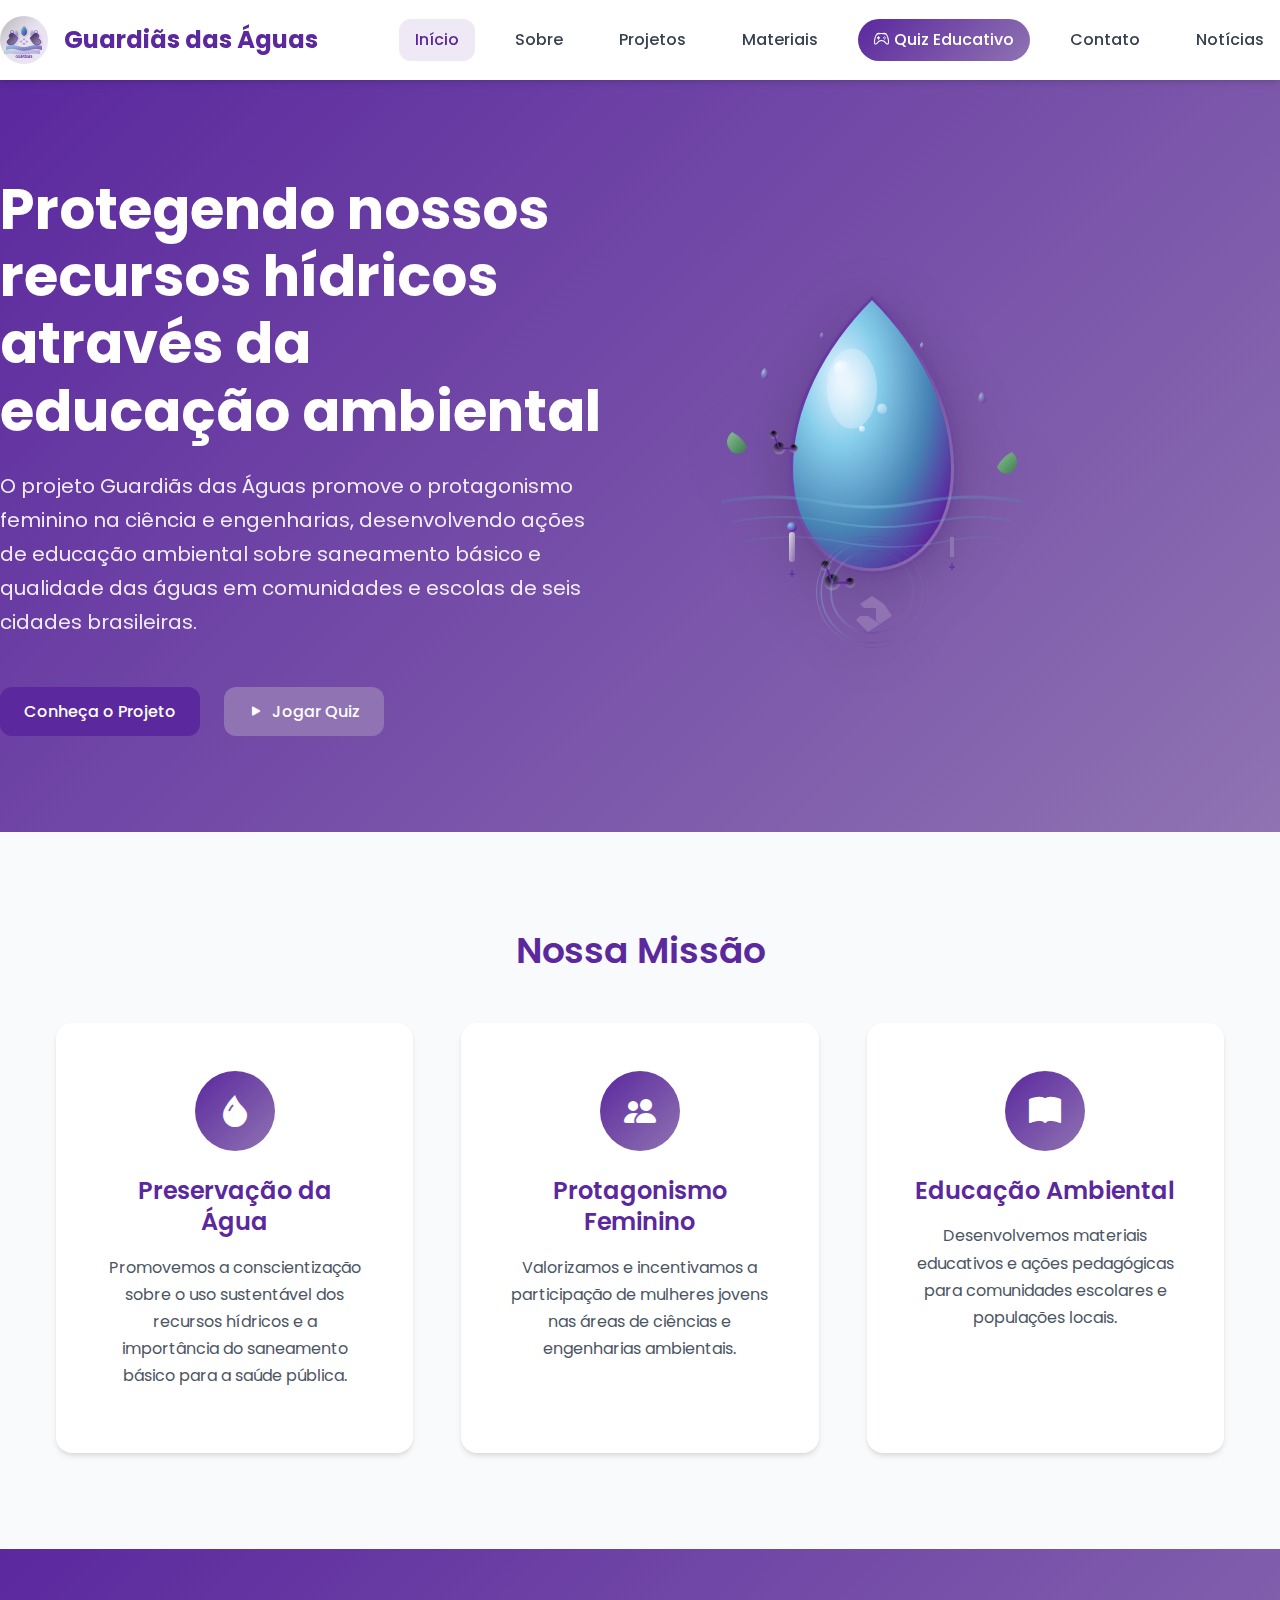
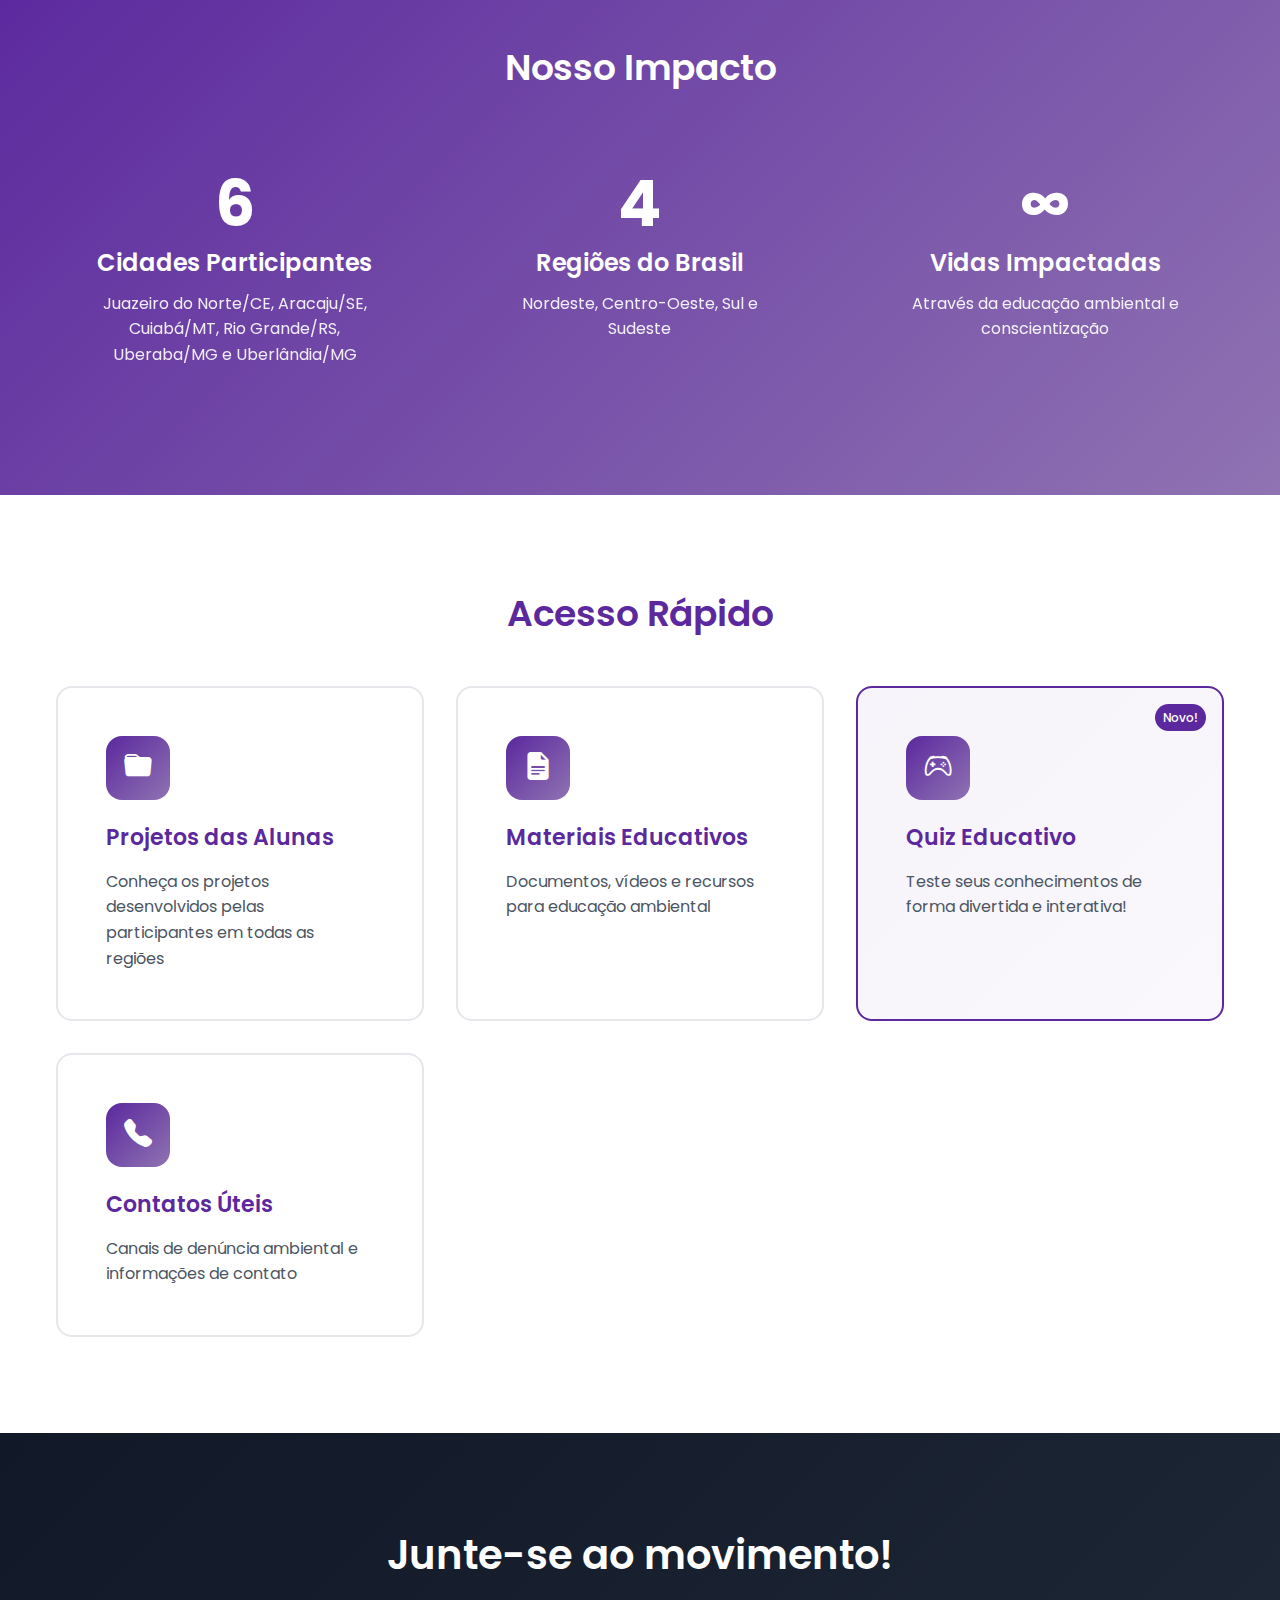
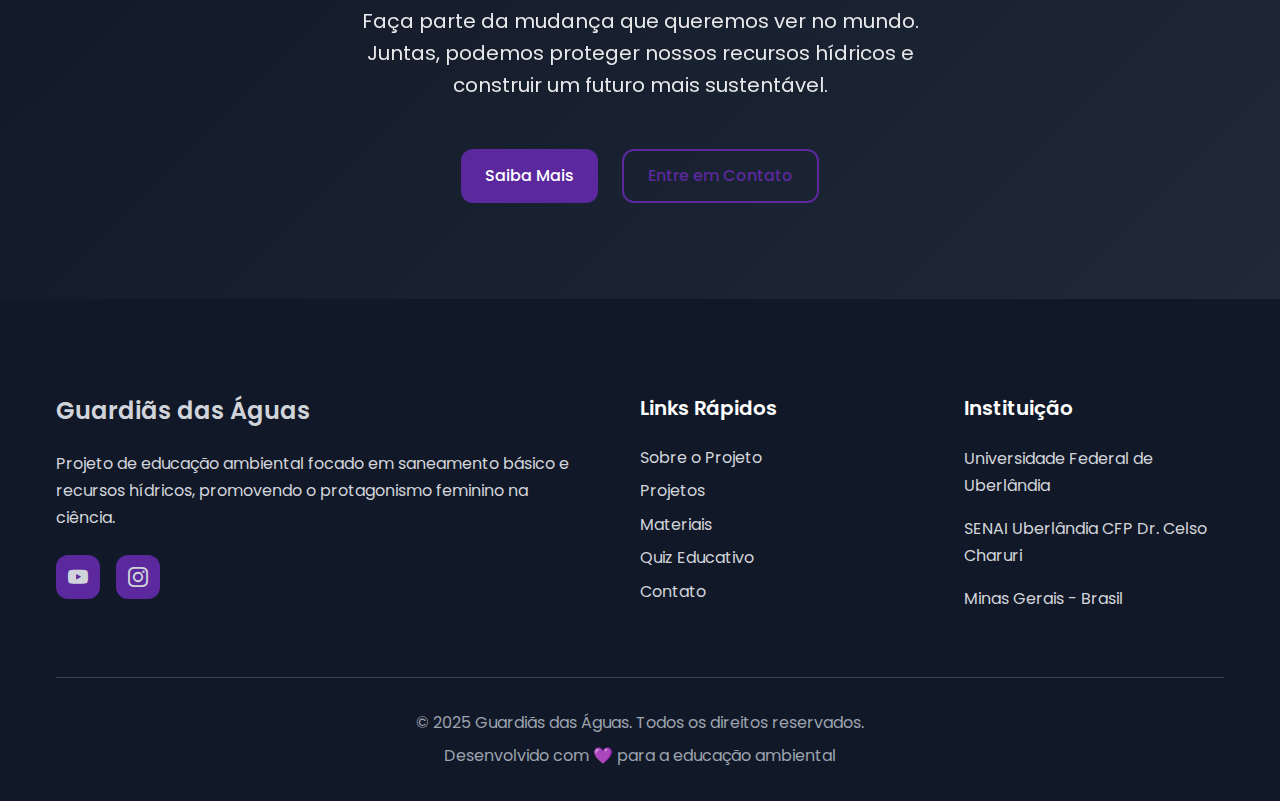
<file: index.html>
<!DOCTYPE html>
<html lang="pt-BR">
<head>
    <meta charset="UTF-8">
    <meta name="viewport" content="width=device-width, initial-scale=1.0">
    <title>Guardiãs das Águas - Educação Ambiental e Sustentabilidade</title>
    <meta name="description" content="Projeto Guardiãs das Águas promove educação ambiental sobre saneamento básico e recursos hídricos em comunidades e escolas brasileiras.">
    <link rel="stylesheet" href="css/style.css">
    <link rel="preconnect" href="https://fonts.googleapis.com">
    <link rel="preconnect" href="https://fonts.gstatic.com" crossorigin>
    <link href="https://fonts.googleapis.com/css2?family=Poppins:wght@300;400;500;600;700&display=swap" rel="stylesheet">
    <link href="https://cdn.jsdelivr.net/npm/bootstrap-icons@1.10.0/font/bootstrap-icons.css" rel="stylesheet">
</head>
<body>
    <!-- Header -->
    <header class="header" role="banner">
        <nav class="navbar" role="navigation" aria-label="Menu principal">
            <div class="nav-container">
                <div class="nav-brand">
                    <img src="assets/logo.svg" alt="Logo Guardiãs das Águas" class="logo">
                    <h1 class="brand-name">Guardiãs das Águas</h1>
                </div>
                
                <button class="nav-toggle" aria-label="Abrir menu" aria-expanded="false">
                    <span class="hamburger"></span>
                </button>
                
                <ul class="nav-menu" role="menubar">
                    <li class="nav-item" role="none">
                        <a href="#home" class="nav-link active" role="menuitem">Início</a>
                    </li>
                    <li class="nav-item" role="none">
                        <a href="about.html" class="nav-link" role="menuitem">Sobre</a>
                    </li>
                    <li class="nav-item" role="none">
                        <a href="projects.html" class="nav-link" role="menuitem">Projetos</a>
                    </li>
                    <li class="nav-item" role="none">
                        <a href="materials.html" class="nav-link" role="menuitem">Materiais</a>
                    </li>
                    <li class="nav-item" role="none">
                        <a href="quiz.html" class="nav-link quiz-link" role="menuitem">
                            <i class="bi bi-controller" aria-hidden="true"></i>
                            Quiz Educativo
                        </a>
                    </li>
                    <li class="nav-item" role="none">
                        <a href="contact.html" class="nav-link" role="menuitem">Contato</a>
                    </li>
                    <li class="nav-item" role="none">
                        <a href="news.html" class="nav-link" role="menuitem">Notícias</a>
                    </li>
                </ul>
            </div>
        </nav>
    </header>

    <main>
        <!-- Hero Section -->
        <section id="home" class="hero" aria-labelledby="hero-title">
            <div class="hero-content">
                <div class="hero-text">
                    <h2 id="hero-title" class="hero-title">
                        Protegendo nossos recursos hídricos através da
                        <span class="highlight">educação ambiental</span>
                    </h2>
                    <p class="hero-description">
                        O projeto Guardiãs das Águas promove o protagonismo feminino na ciência e engenharias, 
                        desenvolvendo ações de educação ambiental sobre saneamento básico e qualidade das águas 
                        em comunidades e escolas de seis cidades brasileiras.
                    </p>
                    <div class="hero-actions">
                        <a href="about.html" class="btn btn-primary" aria-describedby="know-more-desc">
                            Conheça o Projeto
                        </a>
                        <a href="quiz.html" class="btn btn-secondary" aria-describedby="quiz-desc">
                            <i class="bi bi-play-fill" aria-hidden="true"></i>
                            Jogar Quiz
                        </a>
                    </div>
                    <div class="sr-only">
                        <span id="know-more-desc">Saiba mais sobre a missão e valores do projeto</span>
                        <span id="quiz-desc">Teste seus conhecimentos sobre recursos hídricos</span>
                    </div>
                </div>
                <div class="hero-visual">
                    <img src="assets/water-drop.svg" alt="Ilustração representando a preservação da água" class="hero-image">
                </div>
            </div>
        </section>

        <!-- Mission Section -->
        <section class="mission" aria-labelledby="mission-title">
            <div class="container">
                <h2 id="mission-title" class="section-title">Nossa Missão</h2>
                <div class="mission-grid">
                    <div class="mission-card">
                        <div class="mission-icon">
                            <i class="bi bi-droplet-fill" aria-hidden="true"></i>
                        </div>
                        <h3>Preservação da Água</h3>
                        <p>Promovemos a conscientização sobre o uso sustentável dos recursos hídricos e a importância do saneamento básico para a saúde pública.</p>
                    </div>
                    <div class="mission-card">
                        <div class="mission-icon">
                            <i class="bi bi-people-fill" aria-hidden="true"></i>
                        </div>
                        <h3>Protagonismo Feminino</h3>
                        <p>Valorizamos e incentivamos a participação de mulheres jovens nas áreas de ciências e engenharias ambientais.</p>
                    </div>
                    <div class="mission-card">
                        <div class="mission-icon">
                            <i class="bi bi-book-fill" aria-hidden="true"></i>
                        </div>
                        <h3>Educação Ambiental</h3>
                        <p>Desenvolvemos materiais educativos e ações pedagógicas para comunidades escolares e populações locais.</p>
                    </div>
                </div>
            </div>
        </section>

        <!-- Impact Section -->
        <section class="impact" aria-labelledby="impact-title">
            <div class="container">
                <h2 id="impact-title" class="section-title">Nosso Impacto</h2>
                <div class="impact-stats">
                    <div class="stat-item">
                        <div class="stat-number">6</div>
                        <div class="stat-label">Cidades Participantes</div>
                        <div class="stat-description">Juazeiro do Norte/CE, Aracaju/SE, Cuiabá/MT, Rio Grande/RS, Uberaba/MG e Uberlândia/MG</div>
                    </div>
                    <div class="stat-item">
                        <div class="stat-number">4</div>
                        <div class="stat-label">Regiões do Brasil</div>
                        <div class="stat-description">Nordeste, Centro-Oeste, Sul e Sudeste</div>
                    </div>
                    <div class="stat-item">
                        <div class="stat-number">∞</div>
                        <div class="stat-label">Vidas Impactadas</div>
                        <div class="stat-description">Através da educação ambiental e conscientização</div>
                    </div>
                </div>
            </div>
        </section>

        <!-- Quick Access Section -->
        <section class="quick-access" aria-labelledby="quick-access-title">
            <div class="container">
                <h2 id="quick-access-title" class="section-title">Acesso Rápido</h2>
                <div class="access-grid">
                    <a href="projects.html" class="access-card" aria-describedby="projects-desc">
                        <div class="access-icon">
                            <i class="bi bi-folder-fill" aria-hidden="true"></i>
                        </div>
                        <h3>Projetos das Alunas</h3>
                        <p>Conheça os projetos desenvolvidos pelas participantes em todas as regiões</p>
                        <span id="projects-desc" class="sr-only">Acesse a galeria de projetos desenvolvidos pelas alunas participantes</span>
                    </a>
                    
                    <a href="materials.html" class="access-card" aria-describedby="materials-desc">
                        <div class="access-icon">
                            <i class="bi bi-file-earmark-text-fill" aria-hidden="true"></i>
                        </div>
                        <h3>Materiais Educativos</h3>
                        <p>Documentos, vídeos e recursos para educação ambiental</p>
                        <span id="materials-desc" class="sr-only">Acesse materiais educativos sobre saneamento e recursos hídricos</span>
                    </a>
                    
                    <a href="quiz.html" class="access-card access-card-featured" aria-describedby="quiz-game-desc">
                        <div class="access-icon">
                            <i class="bi bi-controller" aria-hidden="true"></i>
                        </div>
                        <h3>Quiz Educativo</h3>
                        <p>Teste seus conhecimentos de forma divertida e interativa!</p>
                        <div class="card-badge">Novo!</div>
                        <span id="quiz-game-desc" class="sr-only">Jogue o quiz educativo sobre saneamento básico e recursos hídricos</span>
                    </a>
                    
                    <a href="contact.html" class="access-card" aria-describedby="contacts-desc">
                        <div class="access-icon">
                            <i class="bi bi-telephone-fill" aria-hidden="true"></i>
                        </div>
                        <h3>Contatos Úteis</h3>
                        <p>Canais de denúncia ambiental e informações de contato</p>
                        <span id="contacts-desc" class="sr-only">Acesse informações de contato e canais de denúncia ambiental</span>
                    </a>
                </div>
            </div>
        </section>

        <!-- CTA Section -->
        <section class="cta" aria-labelledby="cta-title">
            <div class="container">
                <div class="cta-content">
                    <h2 id="cta-title">Junte-se ao movimento!</h2>
                    <p>Faça parte da mudança que queremos ver no mundo. Juntas, podemos proteger nossos recursos hídricos e construir um futuro mais sustentável.</p>
                    <div class="cta-actions">
                        <a href="about.html" class="btn btn-primary">Saiba Mais</a>
                        <a href="contact.html" class="btn btn-outline">Entre em Contato</a>
                    </div>
                </div>
            </div>
        </section>
    </main>

    <!-- Footer -->
    <footer class="footer" role="contentinfo">
        <div class="container">
            <div class="footer-content">
                <div class="footer-section">
                    <h3>Guardiãs das Águas</h3>
                    <p>Projeto de educação ambiental focado em saneamento básico e recursos hídricos, promovendo o protagonismo feminino na ciência.</p>
                    <div class="social-links">
                        <a href="https://www.youtube.com/watch?v=YAmCkvNIiYg" target="_blank" rel="noopener noreferrer" aria-label="Canal no YouTube">
                            <i class="bi bi-youtube" aria-hidden="true"></i>
                        </a>
                        <a href="https://instagram.com/Guardias.agua" target="_blank" rel="noopener noreferrer" aria-label="Perfil no Instagram">
                            <i class="bi bi-instagram" aria-hidden="true"></i>
                        </a>
                    </div>
                </div>
                
                <div class="footer-section">
                    <h4>Links Rápidos</h4>
                    <nav aria-label="Links do rodapé">
                        <ul>
                            <li><a href="about.html">Sobre o Projeto</a></li>
                            <li><a href="projects.html">Projetos</a></li>
                            <li><a href="materials.html">Materiais</a></li>
                            <li><a href="quiz.html">Quiz Educativo</a></li>
                            <li><a href="contact.html">Contato</a></li>
                        </ul>
                    </nav>
                </div>
                
                <div class="footer-section">
                    <h4>Instituição</h4>
                    <p>Universidade Federal de Uberlândia</p>
                    <p>SENAI Uberlândia CFP Dr. Celso Charuri</p>
                    <p>Minas Gerais - Brasil</p>
                </div>
            </div>
            
            <div class="footer-bottom">
                <p>&copy; 2025 Guardiãs das Águas. Todos os direitos reservados.</p>
                <p>Desenvolvido com 💜 para a educação ambiental</p>
            </div>
        </div>
    </footer>

    <script src="js/main.js"></script>
</body>
</html>
</file>
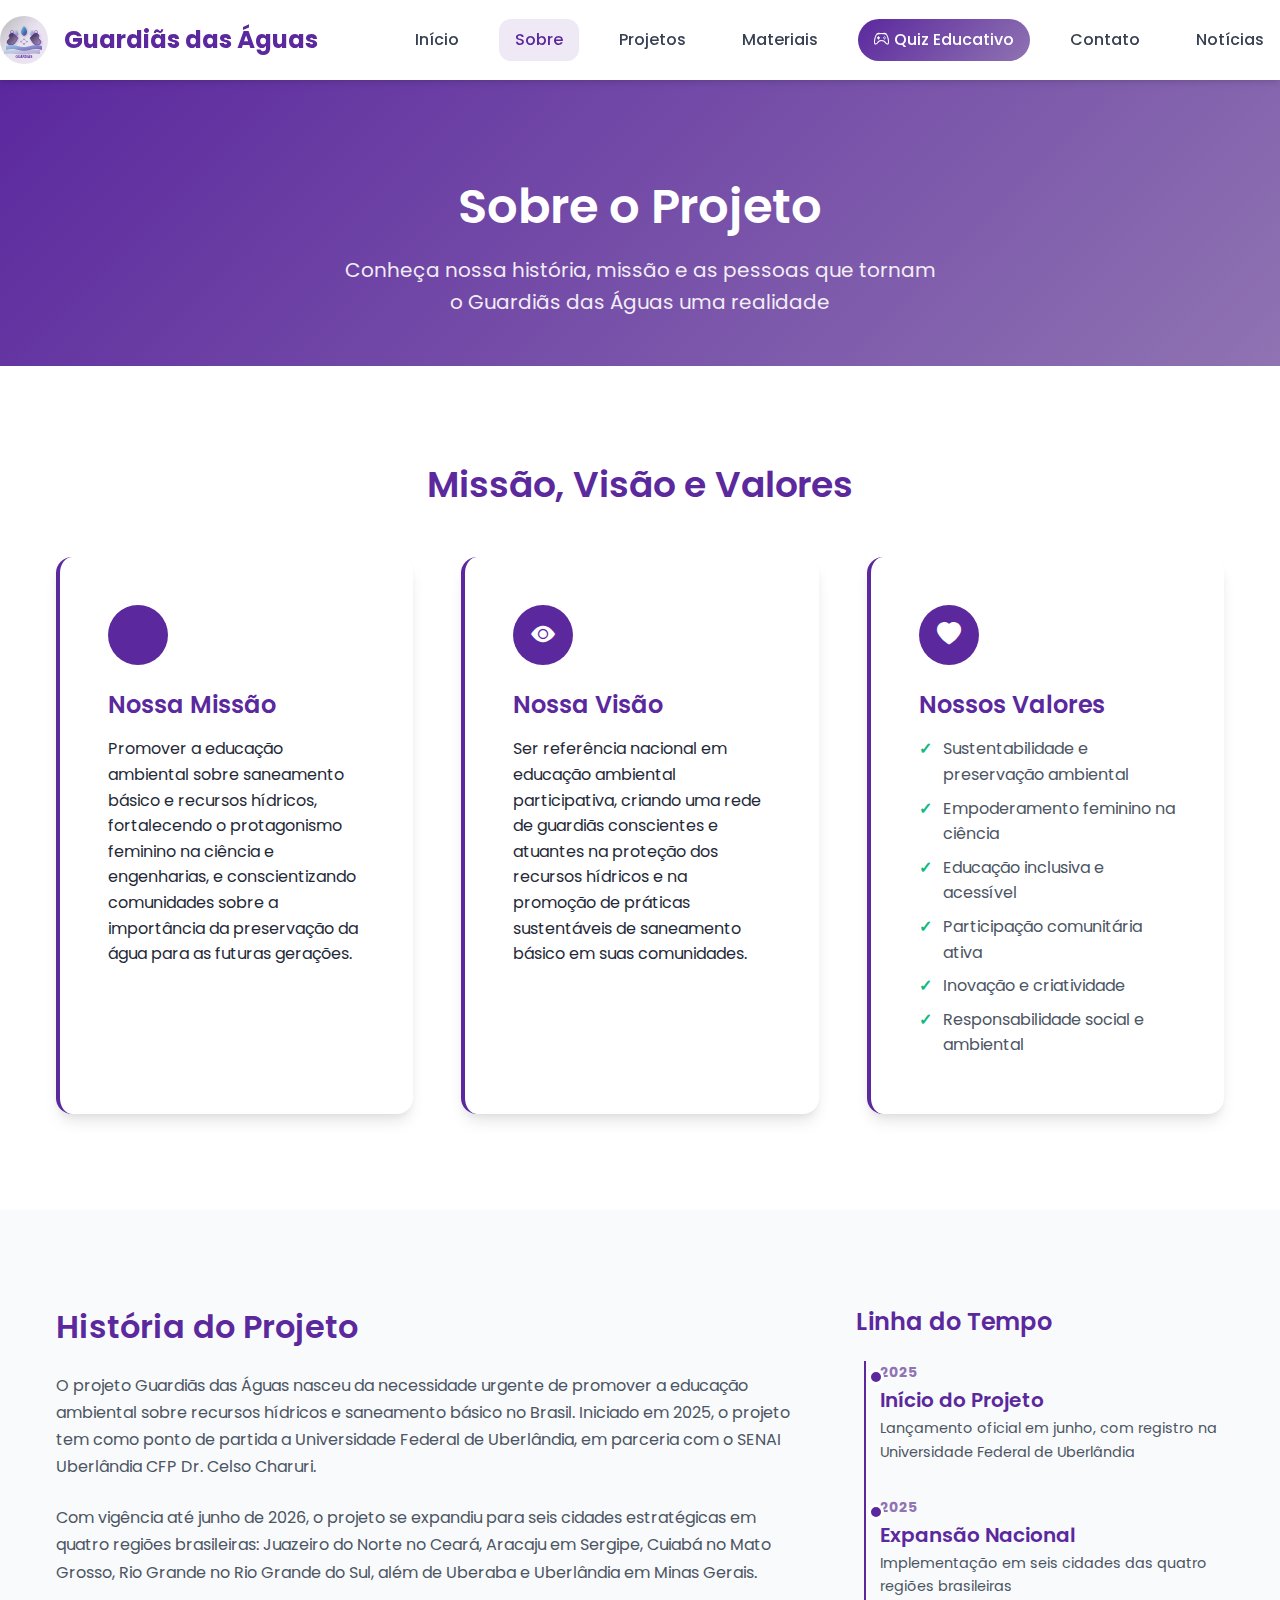
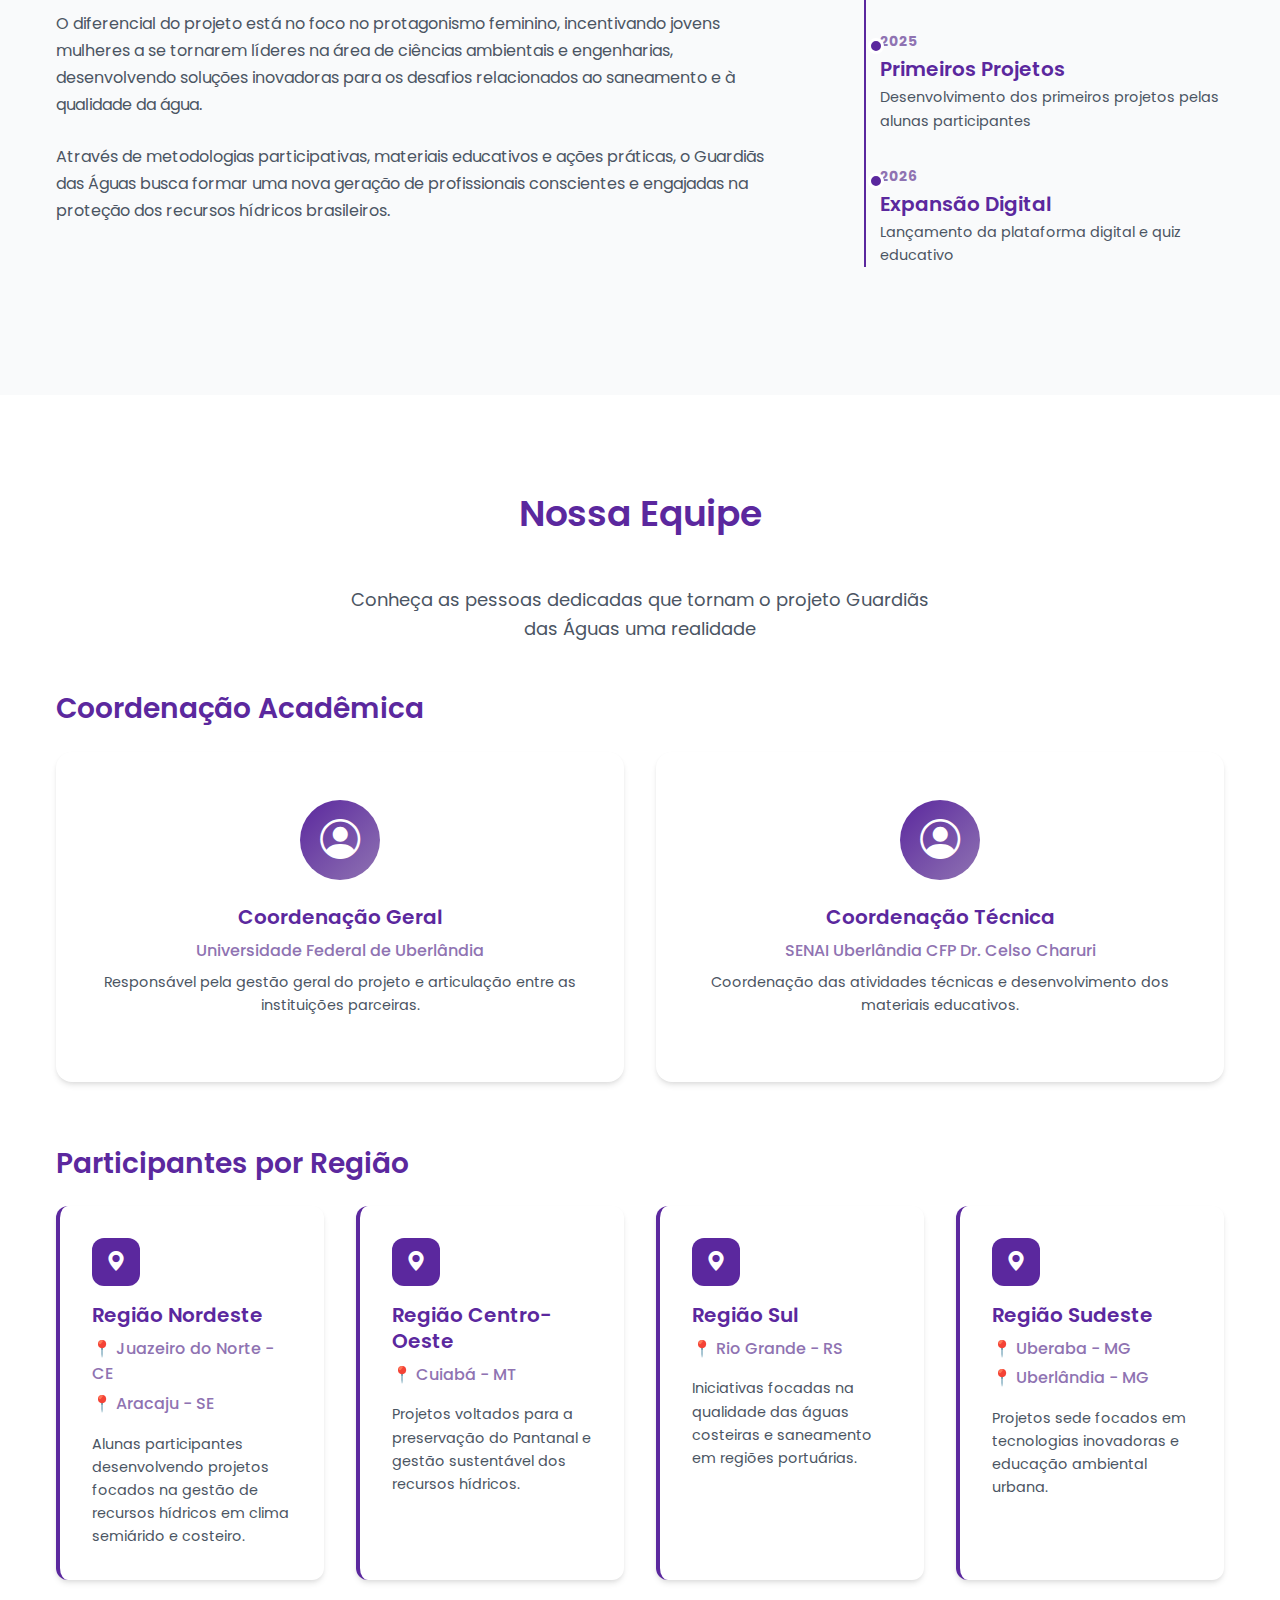
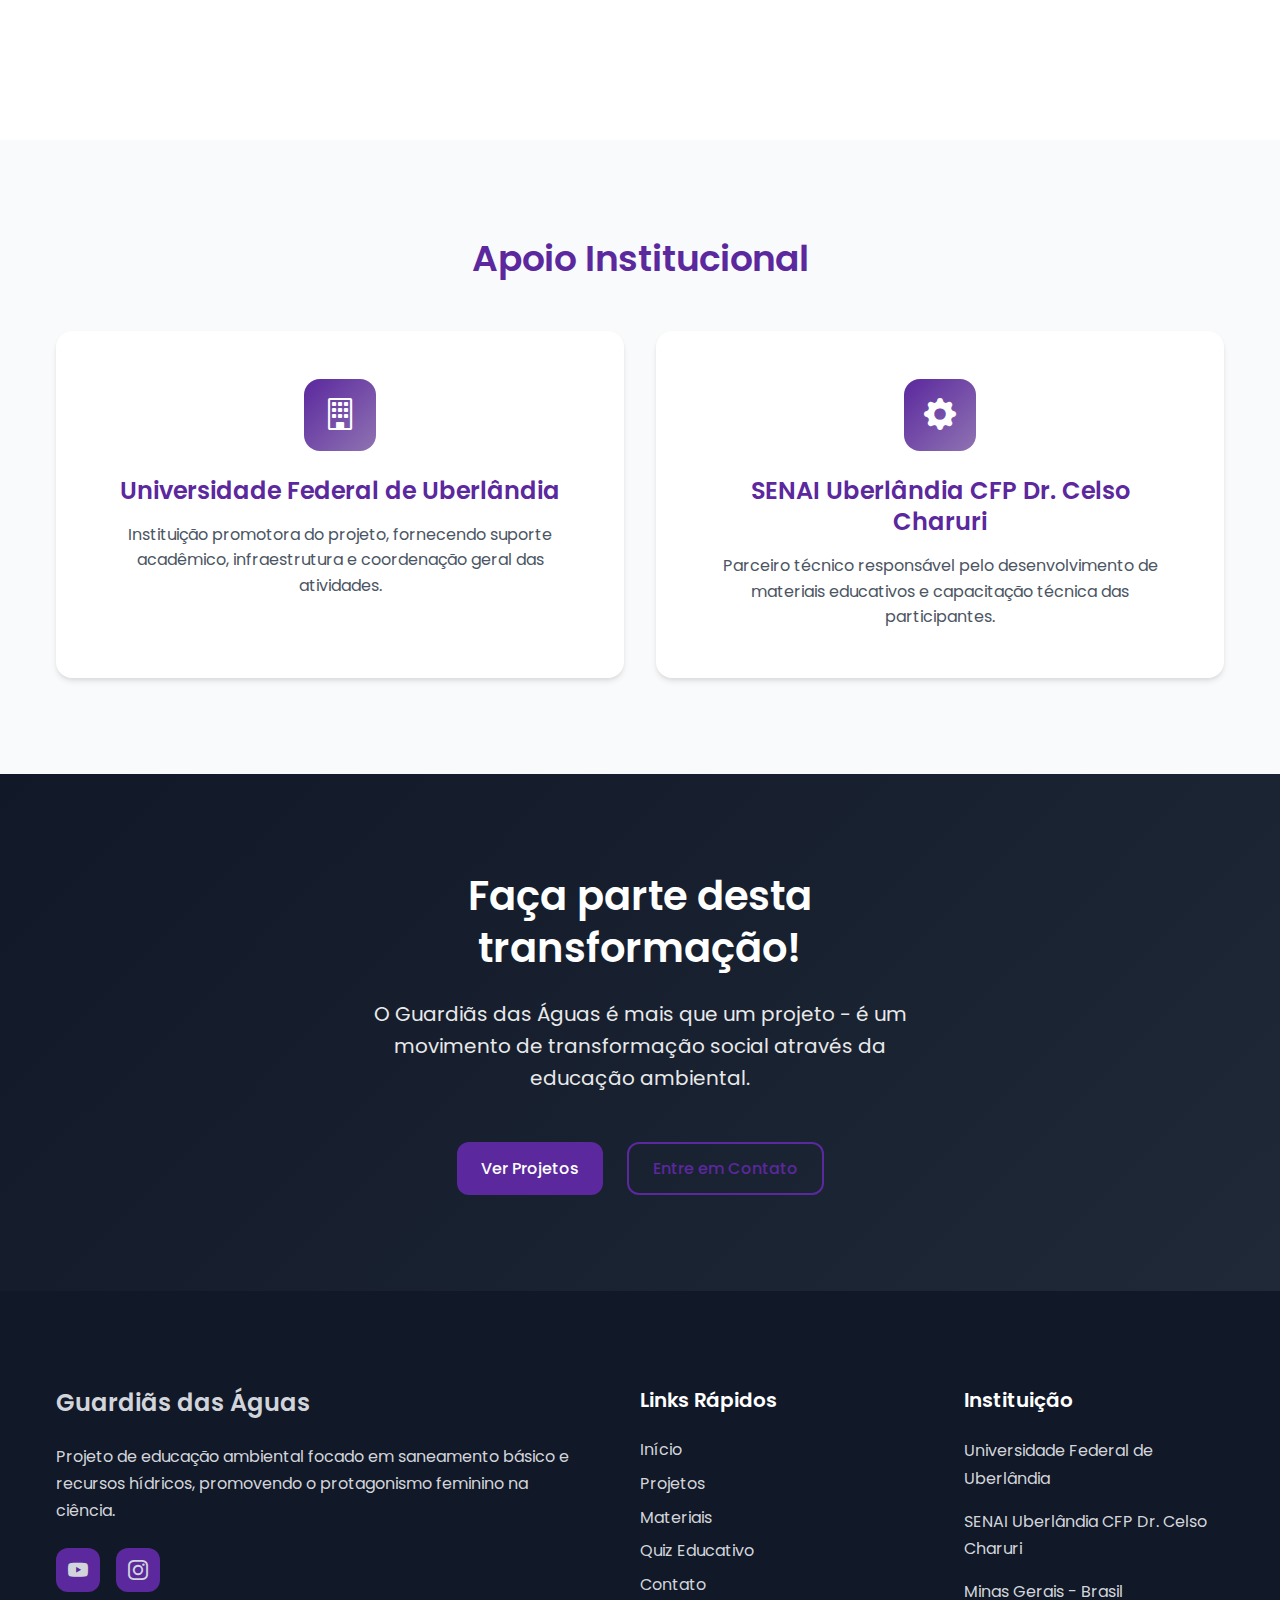
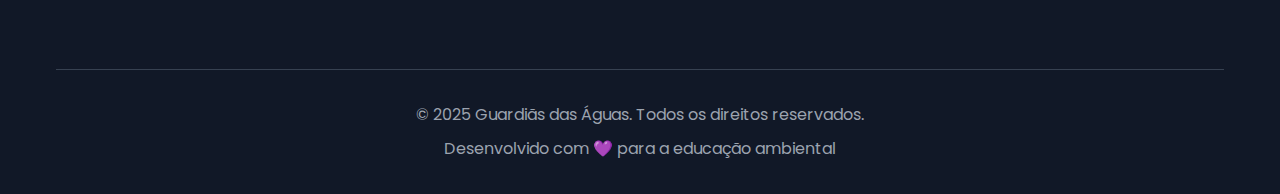
<file: about.html>
<!DOCTYPE html>
<html lang="pt-BR">
<head>
    <meta charset="UTF-8">
    <meta name="viewport" content="width=device-width, initial-scale=1.0">
    <title>Sobre o Projeto - Guardiãs das Águas</title>
    <meta name="description" content="Conheça a história, missão, visão e valores do projeto Guardiãs das Águas e nossa equipe dedicada à educação ambiental.">
    <link rel="stylesheet" href="css/style.css">
    <link rel="preconnect" href="https://fonts.googleapis.com">
    <link rel="preconnect" href="https://fonts.gstatic.com" crossorigin>
    <link href="https://fonts.googleapis.com/css2?family=Poppins:wght@300;400;500;600;700&display=swap" rel="stylesheet">
    <link href="https://cdn.jsdelivr.net/npm/bootstrap-icons@1.10.0/font/bootstrap-icons.css" rel="stylesheet">
</head>
<body>
    <!-- Header -->
    <header class="header" role="banner">
        <nav class="navbar" role="navigation" aria-label="Menu principal">
            <div class="nav-container">
                <div class="nav-brand">
                    <img src="assets/logo.svg" alt="Logo Guardiãs das Águas" class="logo">
                    <h1 class="brand-name">Guardiãs das Águas</h1>
                </div>
                
                <button class="nav-toggle" aria-label="Abrir menu" aria-expanded="false">
                    <span class="hamburger"></span>
                </button>
                
                <ul class="nav-menu" role="menubar">
                    <li class="nav-item" role="none">
                        <a href="index.html" class="nav-link" role="menuitem">Início</a>
                    </li>
                    <li class="nav-item" role="none">
                        <a href="about.html" class="nav-link active" role="menuitem">Sobre</a>
                    </li>
                    <li class="nav-item" role="none">
                        <a href="projects.html" class="nav-link" role="menuitem">Projetos</a>
                    </li>
                    <li class="nav-item" role="none">
                        <a href="materials.html" class="nav-link" role="menuitem">Materiais</a>
                    </li>
                    <li class="nav-item" role="none">
                        <a href="quiz.html" class="nav-link quiz-link" role="menuitem">
                            <i class="bi bi-controller" aria-hidden="true"></i>
                            Quiz Educativo
                        </a>
                    </li>
                    <li class="nav-item" role="none">
                        <a href="contact.html" class="nav-link" role="menuitem">Contato</a>
                    </li>
                    <li class="nav-item" role="none">
                        <a href="news.html" class="nav-link" role="menuitem">Notícias</a>
                    </li>
                </ul>
            </div>
        </nav>
    </header>

    <main>
        <!-- Page Header -->
        <section class="page-header" aria-labelledby="page-title">
            <div class="container">
                <h1 id="page-title">Sobre o Projeto</h1>
                <p class="page-description">Conheça nossa história, missão e as pessoas que tornam o Guardiãs das Águas uma realidade</p>
            </div>
        </section>

        <!-- Mission, Vision, Values -->
        <section class="mvv-section" aria-labelledby="mvv-title">
            <div class="container">
                <h2 id="mvv-title" class="section-title">Missão, Visão e Valores</h2>
                <div class="mvv-grid">
                    <div class="mvv-card">
                        <div class="mvv-icon">
                            <i class="bi bi-target" aria-hidden="true"></i>
                        </div>
                        <h3>Nossa Missão</h3>
                        <p>Promover a educação ambiental sobre saneamento básico e recursos hídricos, fortalecendo o protagonismo feminino na ciência e engenharias, e conscientizando comunidades sobre a importância da preservação da água para as futuras gerações.</p>
                    </div>
                    
                    <div class="mvv-card">
                        <div class="mvv-icon">
                            <i class="bi bi-eye-fill" aria-hidden="true"></i>
                        </div>
                        <h3>Nossa Visão</h3>
                        <p>Ser referência nacional em educação ambiental participativa, criando uma rede de guardiãs conscientes e atuantes na proteção dos recursos hídricos e na promoção de práticas sustentáveis de saneamento básico em suas comunidades.</p>
                    </div>
                    
                    <div class="mvv-card">
                        <div class="mvv-icon">
                            <i class="bi bi-heart-fill" aria-hidden="true"></i>
                        </div>
                        <h3>Nossos Valores</h3>
                        <ul>
                            <li>Sustentabilidade e preservação ambiental</li>
                            <li>Empoderamento feminino na ciência</li>
                            <li>Educação inclusiva e acessível</li>
                            <li>Participação comunitária ativa</li>
                            <li>Inovação e criatividade</li>
                            <li>Responsabilidade social e ambiental</li>
                        </ul>
                    </div>
                </div>
            </div>
        </section>

        <!-- Project History -->
        <section class="history-section" aria-labelledby="history-title">
            <div class="container">
                <div class="history-content">
                    <div class="history-text">
                        <h2 id="history-title">História do Projeto</h2>
                        <p>O projeto Guardiãs das Águas nasceu da necessidade urgente de promover a educação ambiental sobre recursos hídricos e saneamento básico no Brasil. Iniciado em 2025, o projeto tem como ponto de partida a Universidade Federal de Uberlândia, em parceria com o SENAI Uberlândia CFP Dr. Celso Charuri.</p>
                        
                        <p>Com vigência até junho de 2026, o projeto se expandiu para seis cidades estratégicas em quatro regiões brasileiras: Juazeiro do Norte no Ceará, Aracaju em Sergipe, Cuiabá no Mato Grosso, Rio Grande no Rio Grande do Sul, além de Uberaba e Uberlândia em Minas Gerais.</p>
                        
                        <p>O diferencial do projeto está no foco no protagonismo feminino, incentivando jovens mulheres a se tornarem líderes na área de ciências ambientais e engenharias, desenvolvendo soluções inovadoras para os desafios relacionados ao saneamento e à qualidade da água.</p>
                        
                        <p>Através de metodologias participativas, materiais educativos e ações práticas, o Guardiãs das Águas busca formar uma nova geração de profissionais conscientes e engajadas na proteção dos recursos hídricos brasileiros.</p>
                    </div>
                    
                    <div class="history-timeline">
                        <h3>Linha do Tempo</h3>
                        <div class="timeline">
                            <div class="timeline-item">
                                <div class="timeline-date">2025</div>
                                <div class="timeline-content">
                                    <h4>Início do Projeto</h4>
                                    <p>Lançamento oficial em junho, com registro na Universidade Federal de Uberlândia</p>
                                </div>
                            </div>
                            
                            <div class="timeline-item">
                                <div class="timeline-date">2025</div>
                                <div class="timeline-content">
                                    <h4>Expansão Nacional</h4>
                                    <p>Implementação em seis cidades das quatro regiões brasileiras</p>
                                </div>
                            </div>
                            
                            <div class="timeline-item">
                                <div class="timeline-date">2025</div>
                                <div class="timeline-content">
                                    <h4>Primeiros Projetos</h4>
                                    <p>Desenvolvimento dos primeiros projetos pelas alunas participantes</p>
                                </div>
                            </div>
                            
                            <div class="timeline-item">
                                <div class="timeline-date">2026</div>
                                <div class="timeline-content">
                                    <h4>Expansão Digital</h4>
                                    <p>Lançamento da plataforma digital e quiz educativo</p>
                                </div>
                            </div>
                        </div>
                    </div>
                </div>
            </div>
        </section>

        <!-- Team Section -->
        <section class="team-section" aria-labelledby="team-title">
            <div class="container">
                <h2 id="team-title" class="section-title">Nossa Equipe</h2>
                <p class="section-description">Conheça as pessoas dedicadas que tornam o projeto Guardiãs das Águas uma realidade</p>
                
                <div class="team-categories">
                    <div class="team-category">
                        <h3>Coordenação Acadêmica</h3>
                        <div class="team-grid">
                            <div class="team-card">
                                <div class="team-avatar">
                                    <i class="bi bi-person-circle" aria-hidden="true"></i>
                                </div>
                                <h4>Coordenação Geral</h4>
                                <p class="team-role">Universidade Federal de Uberlândia</p>
                                <p class="team-description">Responsável pela gestão geral do projeto e articulação entre as instituições parceiras.</p>
                            </div>
                            
                            <div class="team-card">
                                <div class="team-avatar">
                                    <i class="bi bi-person-circle" aria-hidden="true"></i>
                                </div>
                                <h4>Coordenação Técnica</h4>
                                <p class="team-role">SENAI Uberlândia CFP Dr. Celso Charuri</p>
                                <p class="team-description">Coordenação das atividades técnicas e desenvolvimento dos materiais educativos.</p>
                            </div>
                        </div>
                    </div>
                    
                    <div class="team-category">
                        <h3>Participantes por Região</h3>
                        <div class="regions-grid">
                            <div class="region-card">
                                <div class="region-icon">
                                    <i class="bi bi-geo-alt-fill" aria-hidden="true"></i>
                                </div>
                                <h4>Região Nordeste</h4>
                                <ul>
                                    <li>Juazeiro do Norte - CE</li>
                                    <li>Aracaju - SE</li>
                                </ul>
                                <p>Alunas participantes desenvolvendo projetos focados na gestão de recursos hídricos em clima semiárido e costeiro.</p>
                            </div>
                            
                            <div class="region-card">
                                <div class="region-icon">
                                    <i class="bi bi-geo-alt-fill" aria-hidden="true"></i>
                                </div>
                                <h4>Região Centro-Oeste</h4>
                                <ul>
                                    <li>Cuiabá - MT</li>
                                </ul>
                                <p>Projetos voltados para a preservação do Pantanal e gestão sustentável dos recursos hídricos.</p>
                            </div>
                            
                            <div class="region-card">
                                <div class="region-icon">
                                    <i class="bi bi-geo-alt-fill" aria-hidden="true"></i>
                                </div>
                                <h4>Região Sul</h4>
                                <ul>
                                    <li>Rio Grande - RS</li>
                                </ul>
                                <p>Iniciativas focadas na qualidade das águas costeiras e saneamento em regiões portuárias.</p>
                            </div>
                            
                            <div class="region-card">
                                <div class="region-icon">
                                    <i class="bi bi-geo-alt-fill" aria-hidden="true"></i>
                                </div>
                                <h4>Região Sudeste</h4>
                                <ul>
                                    <li>Uberaba - MG</li>
                                    <li>Uberlândia - MG</li>
                                </ul>
                                <p>Projetos sede focados em tecnologias inovadoras e educação ambiental urbana.</p>
                            </div>
                        </div>
                    </div>
                </div>
            </div>
        </section>

        <!-- Institutional Support -->
        <section class="institutional-section" aria-labelledby="institutional-title">
            <div class="container">
                <h2 id="institutional-title" class="section-title">Apoio Institucional</h2>
                <div class="institutional-grid">
                    <div class="institutional-card">
                        <div class="institutional-icon">
                            <i class="bi bi-building" aria-hidden="true"></i>
                        </div>
                        <h3>Universidade Federal de Uberlândia</h3>
                        <p>Instituição promotora do projeto, fornecendo suporte acadêmico, infraestrutura e coordenação geral das atividades.</p>
                    </div>
                    
                    <div class="institutional-card">
                        <div class="institutional-icon">
                            <i class="bi bi-gear-fill" aria-hidden="true"></i>
                        </div>
                        <h3>SENAI Uberlândia CFP Dr. Celso Charuri</h3>
                        <p>Parceiro técnico responsável pelo desenvolvimento de materiais educativos e capacitação técnica das participantes.</p>
                    </div>
                </div>
            </div>
        </section>

        <!-- CTA Section -->
        <section class="cta" aria-labelledby="cta-title">
            <div class="container">
                <div class="cta-content">
                    <h2 id="cta-title">Faça parte desta transformação!</h2>
                    <p>O Guardiãs das Águas é mais que um projeto - é um movimento de transformação social através da educação ambiental.</p>
                    <div class="cta-actions">
                        <a href="projects.html" class="btn btn-primary">Ver Projetos</a>
                        <a href="contact.html" class="btn btn-outline">Entre em Contato</a>
                    </div>
                </div>
            </div>
        </section>
    </main>

    <!-- Footer -->
    <footer class="footer" role="contentinfo">
        <div class="container">
            <div class="footer-content">
                <div class="footer-section">
                    <h3>Guardiãs das Águas</h3>
                    <p>Projeto de educação ambiental focado em saneamento básico e recursos hídricos, promovendo o protagonismo feminino na ciência.</p>
                    <div class="social-links">
                        <a href="https://www.youtube.com/watch?v=YAmCkvNIiYg" target="_blank" rel="noopener noreferrer" aria-label="Canal no YouTube">
                            <i class="bi bi-youtube" aria-hidden="true"></i>
                        </a>
                        <a href="https://instagram.com/Guardias.agua" target="_blank" rel="noopener noreferrer" aria-label="Perfil no Instagram">
                            <i class="bi bi-instagram" aria-hidden="true"></i>
                        </a>
                    </div>
                </div>
                
                <div class="footer-section">
                    <h4>Links Rápidos</h4>
                    <nav aria-label="Links do rodapé">
                        <ul>
                            <li><a href="index.html">Início</a></li>
                            <li><a href="projects.html">Projetos</a></li>
                            <li><a href="materials.html">Materiais</a></li>
                            <li><a href="quiz.html">Quiz Educativo</a></li>
                            <li><a href="contact.html">Contato</a></li>
                        </ul>
                    </nav>
                </div>
                
                <div class="footer-section">
                    <h4>Instituição</h4>
                    <p>Universidade Federal de Uberlândia</p>
                    <p>SENAI Uberlândia CFP Dr. Celso Charuri</p>
                    <p>Minas Gerais - Brasil</p>
                </div>
            </div>
            
            <div class="footer-bottom">
                <p>&copy; 2025 Guardiãs das Águas. Todos os direitos reservados.</p>
                <p>Desenvolvido com 💜 para a educação ambiental</p>
            </div>
        </div>
    </footer>

    <script src="js/main.js"></script>
</body>
</html>
</file>
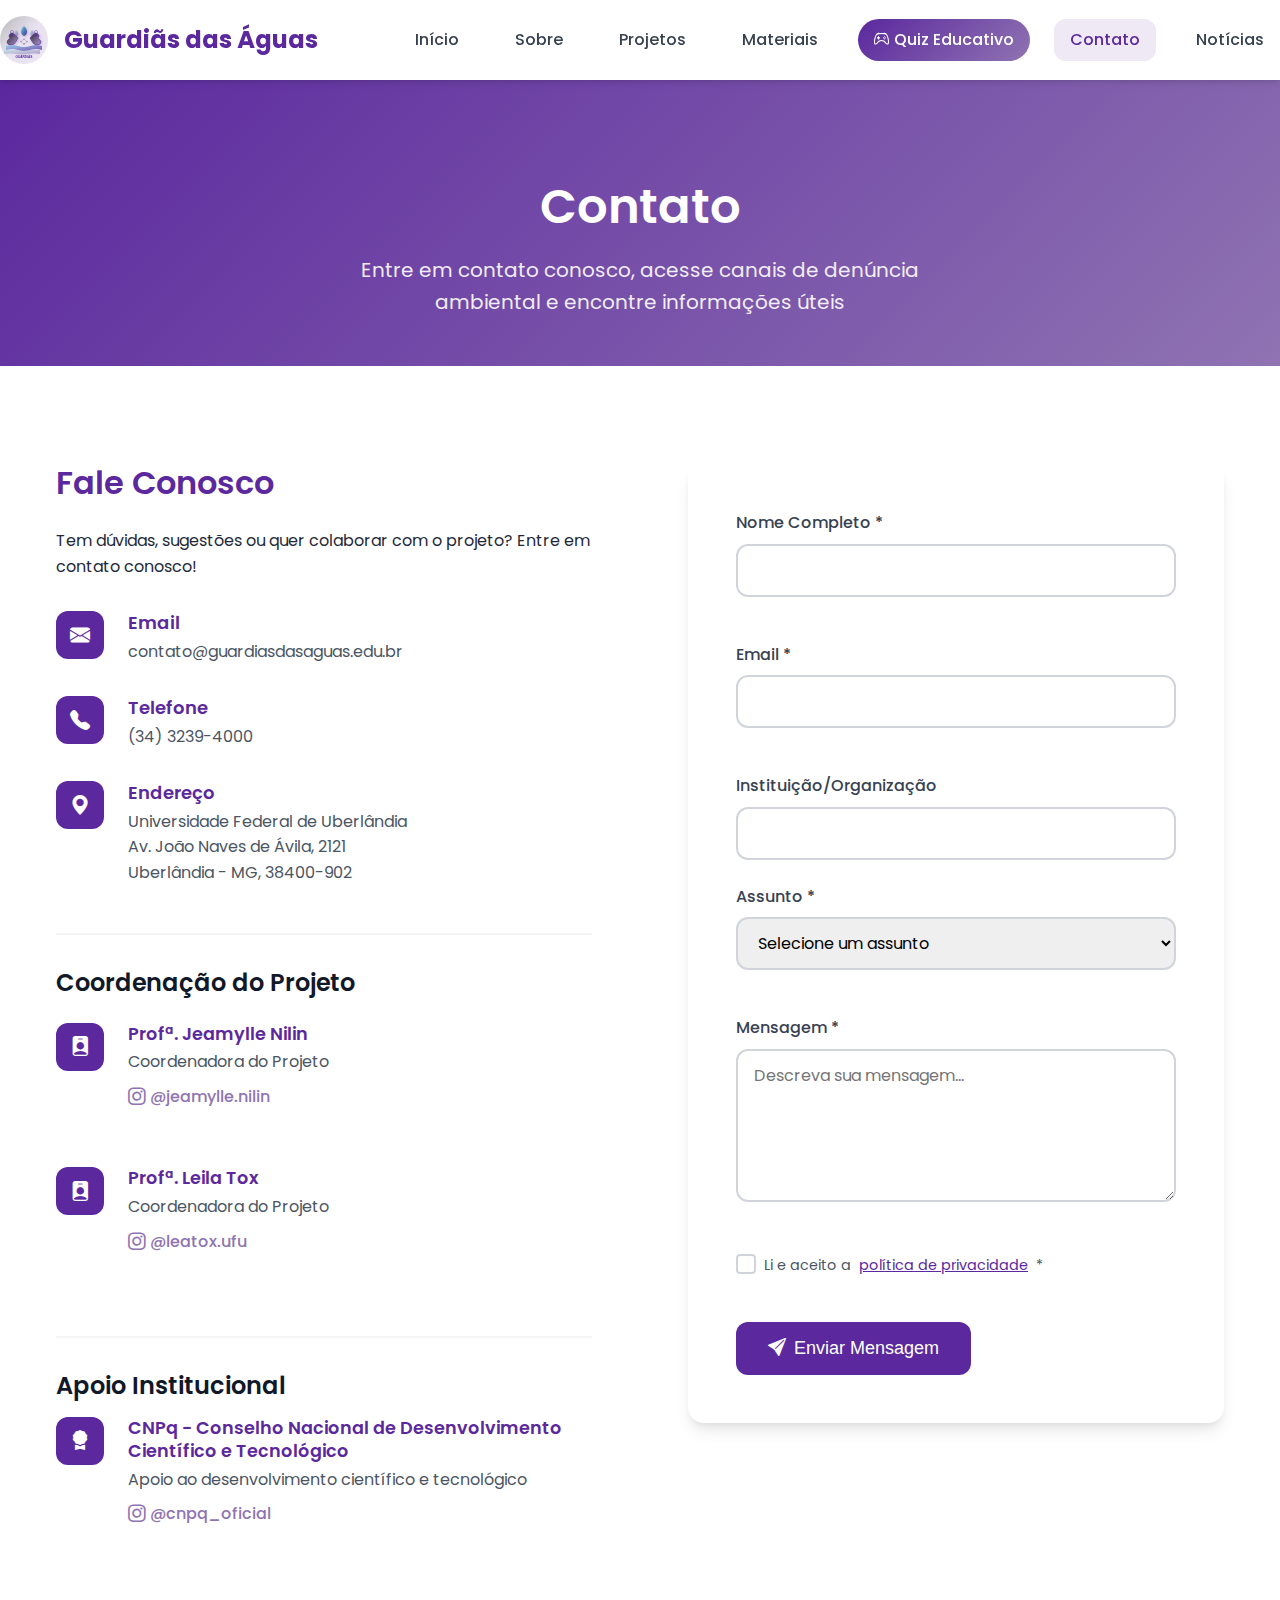
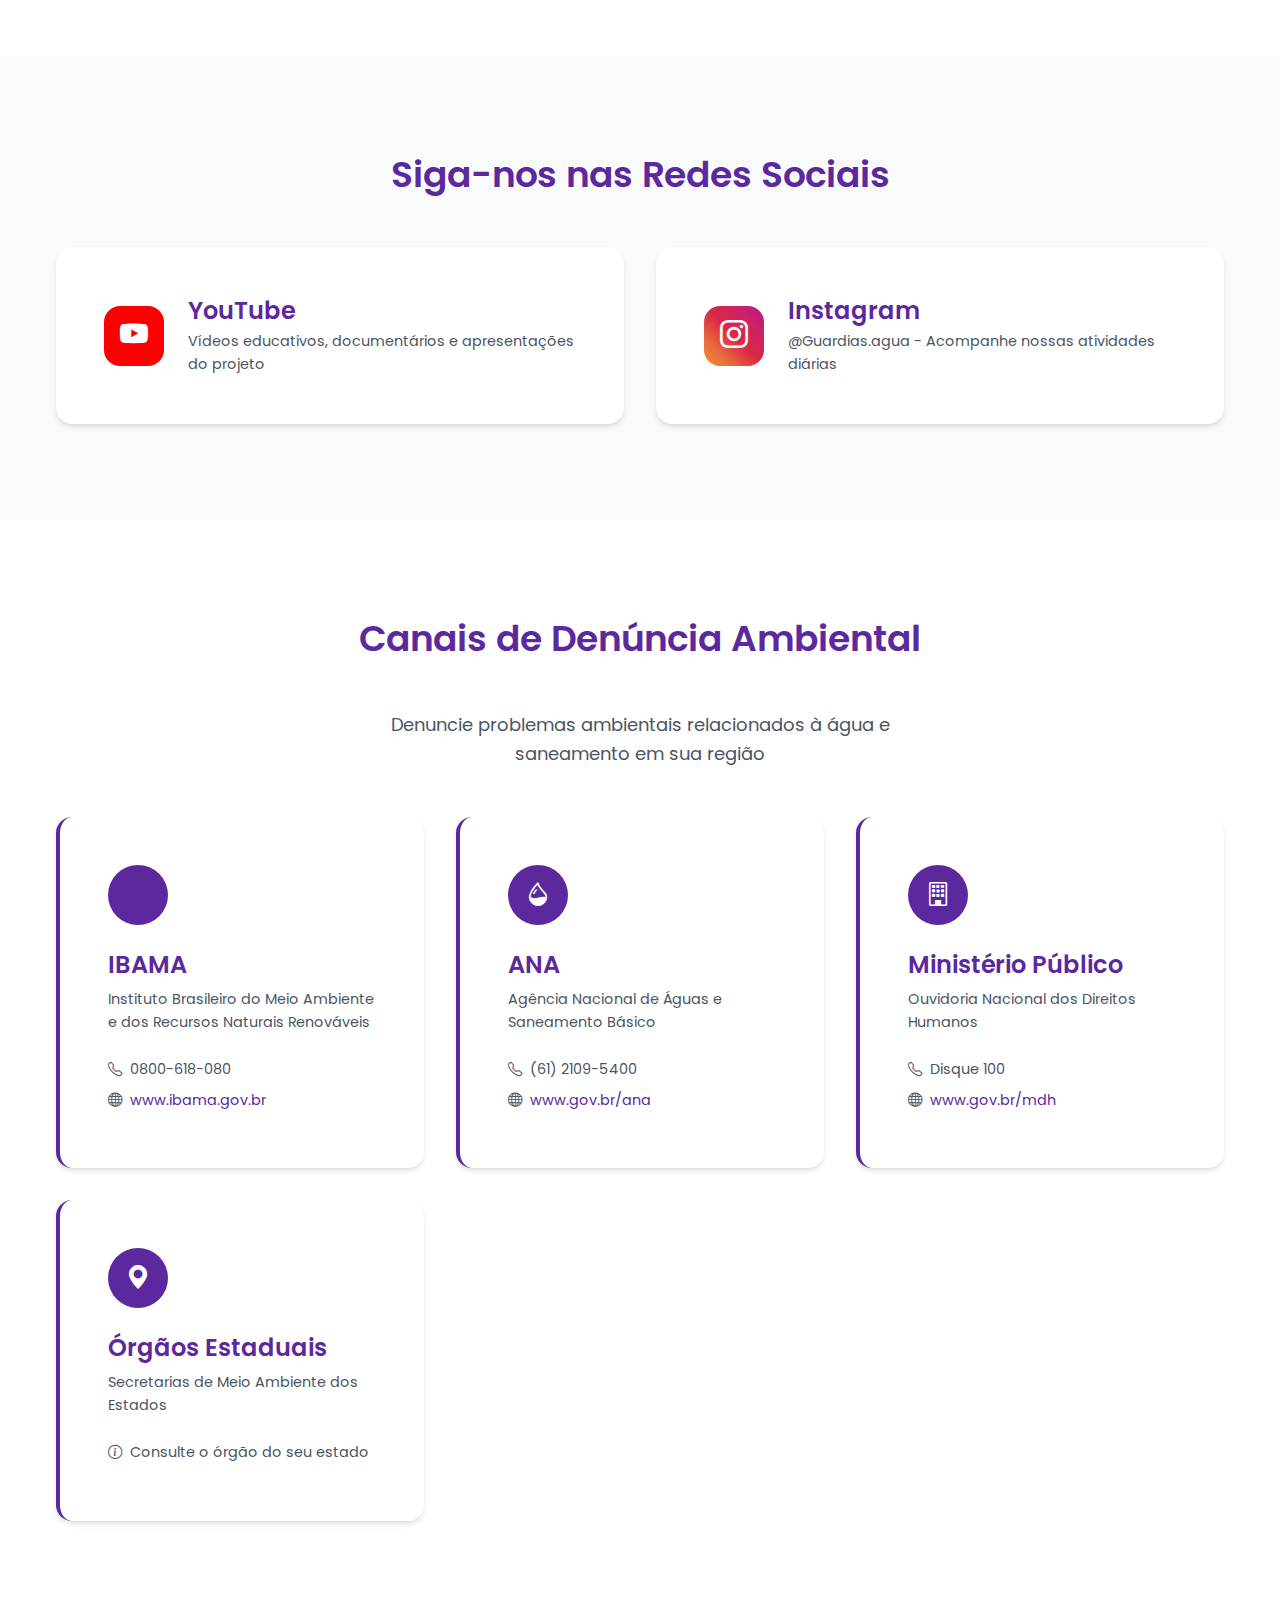
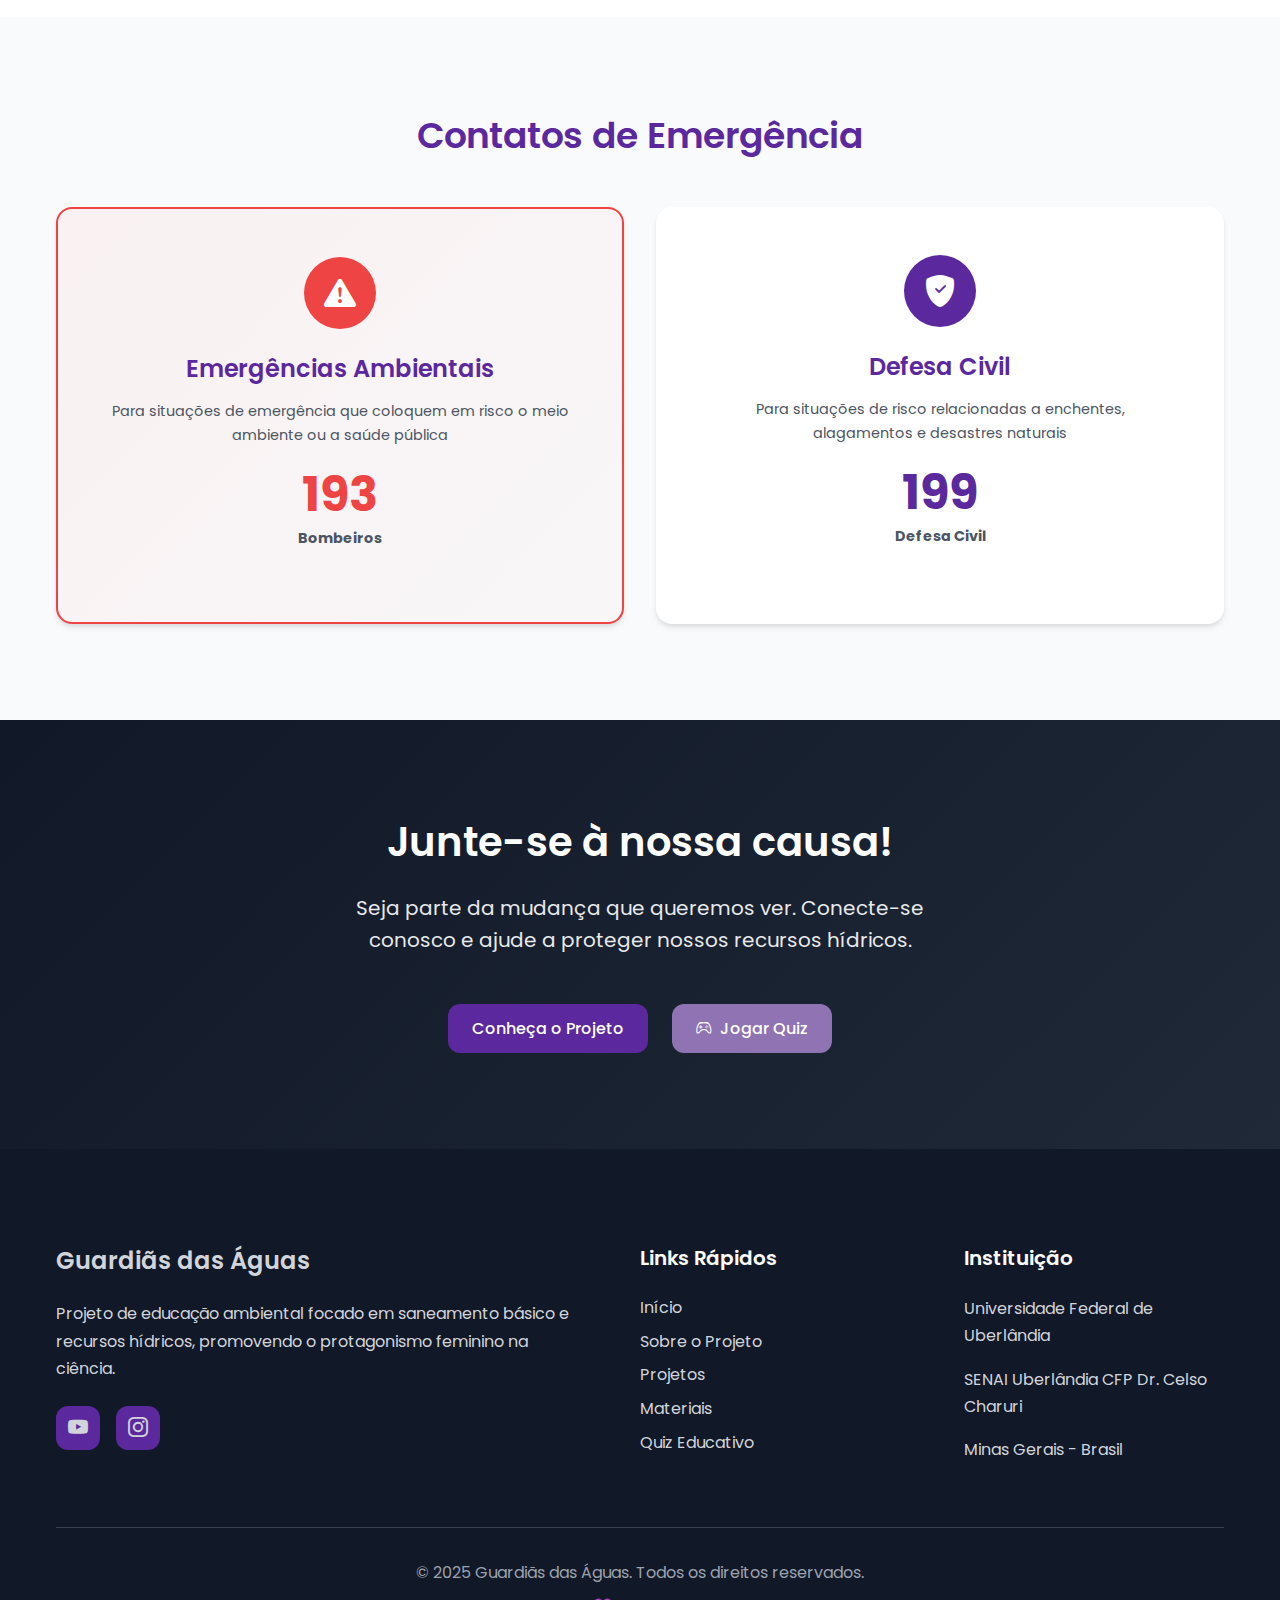
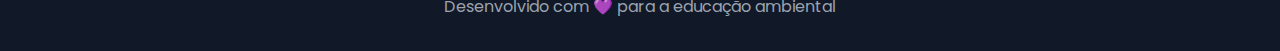
<file: contact.html>
<!DOCTYPE html>
<html lang="pt-BR">
<head>
    <meta charset="UTF-8">
    <meta name="viewport" content="width=device-width, initial-scale=1.0">
    <title>Contato - Guardiãs das Águas</title>
    <meta name="description" content="Entre em contato com o projeto Guardiãs das Águas. Canais de denúncia ambiental, contatos úteis e informações institucionais.">
    <link rel="stylesheet" href="css/style.css">
    <link rel="preconnect" href="https://fonts.googleapis.com">
    <link rel="preconnect" href="https://fonts.gstatic.com" crossorigin>
    <link href="https://fonts.googleapis.com/css2?family=Poppins:wght@300;400;500;600;700&display=swap" rel="stylesheet">
    <link href="https://cdn.jsdelivr.net/npm/bootstrap-icons@1.10.0/font/bootstrap-icons.css" rel="stylesheet">
</head>
<body>
    <!-- Header -->
    <header class="header" role="banner">
        <nav class="navbar" role="navigation" aria-label="Menu principal">
            <div class="nav-container">
                <div class="nav-brand">
                    <img src="assets/logo.svg" alt="Logo Guardiãs das Águas" class="logo">
                    <h1 class="brand-name">Guardiãs das Águas</h1>
                </div>
                
                <button class="nav-toggle" aria-label="Abrir menu" aria-expanded="false">
                    <span class="hamburger"></span>
                </button>
                
                <ul class="nav-menu" role="menubar">
                    <li class="nav-item" role="none">
                        <a href="index.html" class="nav-link" role="menuitem">Início</a>
                    </li>
                    <li class="nav-item" role="none">
                        <a href="about.html" class="nav-link" role="menuitem">Sobre</a>
                    </li>
                    <li class="nav-item" role="none">
                        <a href="projects.html" class="nav-link" role="menuitem">Projetos</a>
                    </li>
                    <li class="nav-item" role="none">
                        <a href="materials.html" class="nav-link" role="menuitem">Materiais</a>
                    </li>
                    <li class="nav-item" role="none">
                        <a href="quiz.html" class="nav-link quiz-link" role="menuitem">
                            <i class="bi bi-controller" aria-hidden="true"></i>
                            Quiz Educativo
                        </a>
                    </li>
                    <li class="nav-item" role="none">
                        <a href="contact.html" class="nav-link active" role="menuitem">Contato</a>
                    </li>
                    <li class="nav-item" role="none">
                        <a href="news.html" class="nav-link" role="menuitem">Notícias</a>
                    </li>
                </ul>
            </div>
        </nav>
    </header>

    <main>
        <!-- Page Header -->
        <section class="page-header" aria-labelledby="page-title">
            <div class="container">
                <h1 id="page-title">Contato</h1>
                <p class="page-description">Entre em contato conosco, acesse canais de denúncia ambiental e encontre informações úteis</p>
            </div>
        </section>

        <!-- Contact Form Section -->
        <section class="contact-form-section" aria-labelledby="contact-form-title">
            <div class="container">
                <div class="contact-content">
                    <div class="contact-info">
                        <h2 id="contact-form-title">Fale Conosco</h2>
                        <p>Tem dúvidas, sugestões ou quer colaborar com o projeto? Entre em contato conosco!</p>
                        
                        <div class="contact-methods">
                            <div class="contact-method">
                                <div class="contact-icon">
                                    <i class="bi bi-envelope-fill" aria-hidden="true"></i>
                                </div>
                                <div class="contact-details">
                                    <h3>Email</h3>
                                    <p>contato@guardiasdasaguas.edu.br</p>
                                </div>
                            </div>
                            
                            <div class="contact-method">
                                <div class="contact-icon">
                                    <i class="bi bi-telephone-fill" aria-hidden="true"></i>
                                </div>
                                <div class="contact-details">
                                    <h3>Telefone</h3>
                                    <p>(34) 3239-4000</p>
                                </div>
                            </div>
                            
                            <div class="contact-method">
                                <div class="contact-icon">
                                    <i class="bi bi-geo-alt-fill" aria-hidden="true"></i>
                                </div>
                                <div class="contact-details">
                                    <h3>Endereço</h3>
                                    <p>Universidade Federal de Uberlândia<br>
                                    Av. João Naves de Ávila, 2121<br>
                                    Uberlândia - MG, 38400-902</p>
                                </div>
                            </div>
                        </div>
                        
                        <!-- Project Coordination -->
                        <div class="coordination-section">
                            <h3>Coordenação do Projeto</h3>
                            <div class="coordination-contacts">
                                <div class="contact-method">
                                    <div class="contact-icon">
                                        <i class="bi bi-person-badge-fill" aria-hidden="true"></i>
                                    </div>
                                    <div class="contact-details">
                                        <h4>Profª. Jeamylle Nilin</h4>
                                        <p>Coordenadora do Projeto</p>
                                        <a href="https://instagram.com/jeamylle.nilin" target="_blank" rel="noopener noreferrer" class="social-link">
                                            <i class="bi bi-instagram" aria-hidden="true"></i>
                                            @jeamylle.nilin
                                        </a>
                                    </div>
                                </div>
                                
                                <div class="contact-method">
                                    <div class="contact-icon">
                                        <i class="bi bi-person-badge-fill" aria-hidden="true"></i>
                                    </div>
                                    <div class="contact-details">
                                        <h4>Profª. Leila Tox</h4>
                                        <p>Coordenadora do Projeto</p>
                                        <a href="https://instagram.com/leatox.ufu" target="_blank" rel="noopener noreferrer" class="social-link">
                                            <i class="bi bi-instagram" aria-hidden="true"></i>
                                            @leatox.ufu
                                        </a>
                                    </div>
                                </div>
                            </div>
                        </div>
                        
                        <!-- Support -->
                        <div class="support-section">
                            <h3>Apoio Institucional</h3>
                            <div class="contact-method">
                                <div class="contact-icon">
                                    <i class="bi bi-award-fill" aria-hidden="true"></i>
                                </div>
                                <div class="contact-details">
                                    <h4>CNPq - Conselho Nacional de Desenvolvimento Científico e Tecnológico</h4>
                                    <p>Apoio ao desenvolvimento científico e tecnológico</p>
                                    <a href="https://instagram.com/cnpq_oficial" target="_blank" rel="noopener noreferrer" class="social-link">
                                        <i class="bi bi-instagram" aria-hidden="true"></i>
                                        @cnpq_oficial
                                    </a>
                                </div>
                            </div>
                        </div>
                    </div>
                    
                    <div class="contact-form-container">
                        <form class="contact-form" id="contactForm" novalidate aria-labelledby="contact-form-title">
                            <div class="form-group">
                                <label for="name" class="form-label">Nome Completo *</label>
                                <input type="text" id="name" name="name" class="form-input" required aria-describedby="name-error">
                                <div class="error-message" id="name-error" role="alert"></div>
                            </div>
                            
                            <div class="form-group">
                                <label for="email" class="form-label">Email *</label>
                                <input type="email" id="email" name="email" class="form-input" required aria-describedby="email-error">
                                <div class="error-message" id="email-error" role="alert"></div>
                            </div>
                            
                            <div class="form-group">
                                <label for="institution" class="form-label">Instituição/Organização</label>
                                <input type="text" id="institution" name="institution" class="form-input">
                            </div>
                            
                            <div class="form-group">
                                <label for="subject" class="form-label">Assunto *</label>
                                <select id="subject" name="subject" class="form-select" required aria-describedby="subject-error">
                                    <option value="">Selecione um assunto</option>
                                    <option value="duvidas">Dúvidas sobre o projeto</option>
                                    <option value="colaboracao">Colaboração/Parceria</option>
                                    <option value="materiais">Materiais educativos</option>
                                    <option value="denuncias">Denúncia ambiental</option>
                                    <option value="sugestoes">Sugestões</option>
                                    <option value="outros">Outros</option>
                                </select>
                                <div class="error-message" id="subject-error" role="alert"></div>
                            </div>
                            
                            <div class="form-group">
                                <label for="message" class="form-label">Mensagem *</label>
                                <textarea id="message" name="message" class="form-textarea" rows="5" required aria-describedby="message-error" placeholder="Descreva sua mensagem..."></textarea>
                                <div class="error-message" id="message-error" role="alert"></div>
                            </div>
                            
                            <div class="form-group">
                                <label class="checkbox-label">
                                    <input type="checkbox" id="privacy" name="privacy" required aria-describedby="privacy-error">
                                    <span class="checkbox-custom"></span>
                                    Li e aceito a <a href="#" class="link">política de privacidade</a> *
                                </label>
                                <div class="error-message" id="privacy-error" role="alert"></div>
                            </div>
                            
                            <button type="submit" class="btn btn-primary btn-large">
                                <i class="bi bi-send-fill" aria-hidden="true"></i>
                                Enviar Mensagem
                            </button>
                        </form>
                        
                        <div class="form-success hidden" id="formSuccess" role="alert">
                            <div class="success-icon">
                                <i class="bi bi-check-circle-fill" aria-hidden="true"></i>
                            </div>
                            <h3>Mensagem enviada com sucesso!</h3>
                            <p>Entraremos em contato em breve. Obrigado pelo interesse no projeto Guardiãs das Águas!</p>
                        </div>
                    </div>
                </div>
            </div>
        </section>

        <!-- Social Media Section -->
        <section class="social-section" aria-labelledby="social-title">
            <div class="container">
                <h2 id="social-title" class="section-title">Siga-nos nas Redes Sociais</h2>
                <div class="social-grid">
                    <a href="https://www.youtube.com/watch?v=YAmCkvNIiYg" target="_blank" rel="noopener noreferrer" class="social-card youtube" aria-describedby="youtube-desc">
                        <div class="social-icon">
                            <i class="bi bi-youtube" aria-hidden="true"></i>
                        </div>
                        <div class="social-content">
                            <h3>YouTube</h3>
                            <p>Vídeos educativos, documentários e apresentações do projeto</p>
                        </div>
                        <span id="youtube-desc" class="sr-only">Acesse nosso canal no YouTube</span>
                    </a>
                    
                    <a href="https://instagram.com/Guardias.agua" target="_blank" rel="noopener noreferrer" class="social-card instagram" aria-describedby="instagram-desc">
                        <div class="social-icon">
                            <i class="bi bi-instagram" aria-hidden="true"></i>
                        </div>
                        <div class="social-content">
                            <h3>Instagram</h3>
                            <p>@Guardias.agua - Acompanhe nossas atividades diárias</p>
                        </div>
                        <span id="instagram-desc" class="sr-only">Siga-nos no Instagram</span>
                    </a>
                </div>
            </div>
        </section>

        <!-- Environmental Reporting Section -->
        <section class="reporting-section" aria-labelledby="reporting-title">
            <div class="container">
                <h2 id="reporting-title" class="section-title">Canais de Denúncia Ambiental</h2>
                <p class="section-description">Denuncie problemas ambientais relacionados à água e saneamento em sua região</p>
                
                <div class="reporting-grid">
                    <div class="reporting-card">
                        <div class="reporting-icon">
                            <i class="bi bi-shield-check-fill" aria-hidden="true"></i>
                        </div>
                        <h3>IBAMA</h3>
                        <p>Instituto Brasileiro do Meio Ambiente e dos Recursos Naturais Renováveis</p>
                        <div class="reporting-contacts">
                            <div class="contact-item">
                                <i class="bi bi-telephone" aria-hidden="true"></i>
                                <span>0800-618-080</span>
                            </div>
                            <div class="contact-item">
                                <i class="bi bi-globe" aria-hidden="true"></i>
                                <a href="https://www.ibama.gov.br" target="_blank" rel="noopener noreferrer">www.ibama.gov.br</a>
                            </div>
                        </div>
                    </div>
                    
                    <div class="reporting-card">
                        <div class="reporting-icon">
                            <i class="bi bi-droplet-half" aria-hidden="true"></i>
                        </div>
                        <h3>ANA</h3>
                        <p>Agência Nacional de Águas e Saneamento Básico</p>
                        <div class="reporting-contacts">
                            <div class="contact-item">
                                <i class="bi bi-telephone" aria-hidden="true"></i>
                                <span>(61) 2109-5400</span>
                            </div>
                            <div class="contact-item">
                                <i class="bi bi-globe" aria-hidden="true"></i>
                                <a href="https://www.gov.br/ana" target="_blank" rel="noopener noreferrer">www.gov.br/ana</a>
                            </div>
                        </div>
                    </div>
                    
                    <div class="reporting-card">
                        <div class="reporting-icon">
                            <i class="bi bi-building" aria-hidden="true"></i>
                        </div>
                        <h3>Ministério Público</h3>
                        <p>Ouvidoria Nacional dos Direitos Humanos</p>
                        <div class="reporting-contacts">
                            <div class="contact-item">
                                <i class="bi bi-telephone" aria-hidden="true"></i>
                                <span>Disque 100</span>
                            </div>
                            <div class="contact-item">
                                <i class="bi bi-globe" aria-hidden="true"></i>
                                <a href="https://www.gov.br/mdh" target="_blank" rel="noopener noreferrer">www.gov.br/mdh</a>
                            </div>
                        </div>
                    </div>
                    
                    <div class="reporting-card">
                        <div class="reporting-icon">
                            <i class="bi bi-geo-alt-fill" aria-hidden="true"></i>
                        </div>
                        <h3>Órgãos Estaduais</h3>
                        <p>Secretarias de Meio Ambiente dos Estados</p>
                        <div class="reporting-contacts">
                            <div class="contact-item">
                                <i class="bi bi-info-circle" aria-hidden="true"></i>
                                <span>Consulte o órgão do seu estado</span>
                            </div>
                        </div>
                    </div>
                </div>
            </div>
        </section>

        <!-- Emergency Contacts -->
        <section class="emergency-section" aria-labelledby="emergency-title">
            <div class="container">
                <h2 id="emergency-title" class="section-title">Contatos de Emergência</h2>
                <div class="emergency-grid">
                    <div class="emergency-card urgent">
                        <div class="emergency-icon">
                            <i class="bi bi-exclamation-triangle-fill" aria-hidden="true"></i>
                        </div>
                        <h3>Emergências Ambientais</h3>
                        <p>Para situações de emergência que coloquem em risco o meio ambiente ou a saúde pública</p>
                        <div class="emergency-number">193</div>
                        <p class="emergency-label">Bombeiros</p>
                    </div>
                    
                    <div class="emergency-card">
                        <div class="emergency-icon">
                            <i class="bi bi-shield-fill-check" aria-hidden="true"></i>
                        </div>
                        <h3>Defesa Civil</h3>
                        <p>Para situações de risco relacionadas a enchentes, alagamentos e desastres naturais</p>
                        <div class="emergency-number">199</div>
                        <p class="emergency-label">Defesa Civil</p>
                    </div>
                </div>
            </div>
        </section>

        <!-- CTA Section -->
        <section class="cta" aria-labelledby="cta-title">
            <div class="container">
                <div class="cta-content">
                    <h2 id="cta-title">Junte-se à nossa causa!</h2>
                    <p>Seja parte da mudança que queremos ver. Conecte-se conosco e ajude a proteger nossos recursos hídricos.</p>
                    <div class="cta-actions">
                        <a href="about.html" class="btn btn-primary">Conheça o Projeto</a>
                        <a href="quiz.html" class="btn btn-secondary">
                            <i class="bi bi-controller" aria-hidden="true"></i>
                            Jogar Quiz
                        </a>
                    </div>
                </div>
            </div>
        </section>
    </main>

    <!-- Footer -->
    <footer class="footer" role="contentinfo">
        <div class="container">
            <div class="footer-content">
                <div class="footer-section">
                    <h3>Guardiãs das Águas</h3>
                    <p>Projeto de educação ambiental focado em saneamento básico e recursos hídricos, promovendo o protagonismo feminino na ciência.</p>
                    <div class="social-links">
                        <a href="https://www.youtube.com/watch?v=YAmCkvNIiYg" target="_blank" rel="noopener noreferrer" aria-label="Canal no YouTube">
                            <i class="bi bi-youtube" aria-hidden="true"></i>
                        </a>
                        <a href="https://instagram.com/Guardias.agua" target="_blank" rel="noopener noreferrer" aria-label="Perfil no Instagram">
                            <i class="bi bi-instagram" aria-hidden="true"></i>
                        </a>
                    </div>
                </div>
                
                <div class="footer-section">
                    <h4>Links Rápidos</h4>
                    <nav aria-label="Links do rodapé">
                        <ul>
                            <li><a href="index.html">Início</a></li>
                            <li><a href="about.html">Sobre o Projeto</a></li>
                            <li><a href="projects.html">Projetos</a></li>
                            <li><a href="materials.html">Materiais</a></li>
                            <li><a href="quiz.html">Quiz Educativo</a></li>
                        </ul>
                    </nav>
                </div>
                
                <div class="footer-section">
                    <h4>Instituição</h4>
                    <p>Universidade Federal de Uberlândia</p>
                    <p>SENAI Uberlândia CFP Dr. Celso Charuri</p>
                    <p>Minas Gerais - Brasil</p>
                </div>
            </div>
            
            <div class="footer-bottom">
                <p>&copy; 2025 Guardiãs das Águas. Todos os direitos reservados.</p>
                <p>Desenvolvido com 💜 para a educação ambiental</p>
            </div>
        </div>
    </footer>

    <script src="js/main.js"></script>
    <script>
        // Contact form functionality
        document.getElementById('contactForm').addEventListener('submit', function(e) {
            e.preventDefault();
            
            // Clear previous errors
            const errorMessages = document.querySelectorAll('.error-message');
            errorMessages.forEach(error => {
                error.textContent = '';
                error.parentElement.querySelector('.form-input, .form-select, .form-textarea')?.classList.remove('error');
            });
            
            let isValid = true;
            
            // Validate name
            const name = document.getElementById('name').value.trim();
            if (!name) {
                showError('name', 'Nome é obrigatório');
                isValid = false;
            } else if (name.length < 2) {
                showError('name', 'Nome deve ter pelo menos 2 caracteres');
                isValid = false;
            }
            
            // Validate email
            const email = document.getElementById('email').value.trim();
            const emailRegex = /^[^\s@]+@[^\s@]+\.[^\s@]+$/;
            if (!email) {
                showError('email', 'Email é obrigatório');
                isValid = false;
            } else if (!emailRegex.test(email)) {
                showError('email', 'Email deve ter um formato válido');
                isValid = false;
            }
            
            // Validate subject
            const subject = document.getElementById('subject').value;
            if (!subject) {
                showError('subject', 'Assunto é obrigatório');
                isValid = false;
            }
            
            // Validate message
            const message = document.getElementById('message').value.trim();
            if (!message) {
                showError('message', 'Mensagem é obrigatória');
                isValid = false;
            } else if (message.length < 10) {
                showError('message', 'Mensagem deve ter pelo menos 10 caracteres');
                isValid = false;
            }
            
            // Validate privacy checkbox
            const privacy = document.getElementById('privacy').checked;
            if (!privacy) {
                showError('privacy', 'Você deve aceitar a política de privacidade');
                isValid = false;
            }
            
            if (isValid) {
                // Hide form and show success message
                document.getElementById('contactForm').style.display = 'none';
                document.getElementById('formSuccess').classList.remove('hidden');
                
                // Simulate form submission
                console.log('Form submitted:', {
                    name: name,
                    email: email,
                    institution: document.getElementById('institution').value,
                    subject: subject,
                    message: message
                });
            }
        });
        
        function showError(fieldId, message) {
            const errorElement = document.getElementById(fieldId + '-error');
            const inputElement = document.getElementById(fieldId);
            
            errorElement.textContent = message;
            inputElement.classList.add('error');
        }
    </script>
</body>
</html>
</file>
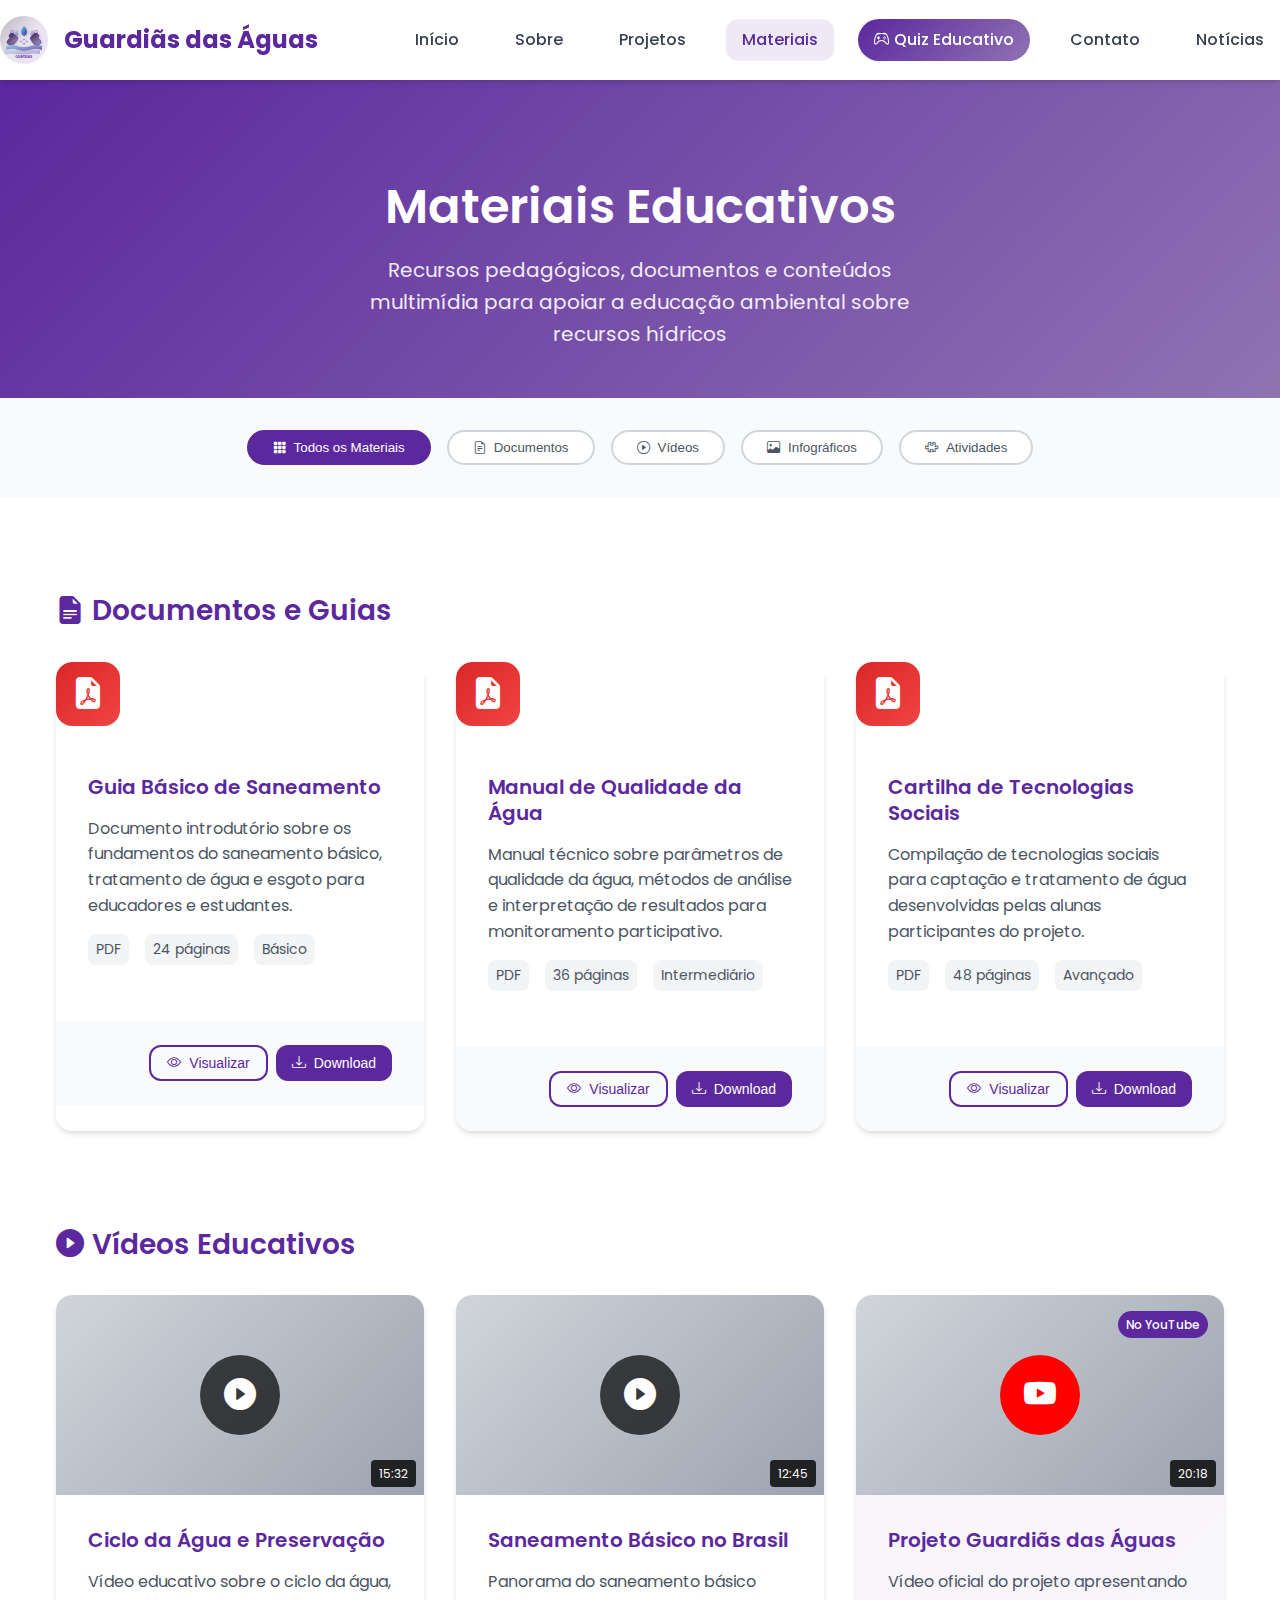
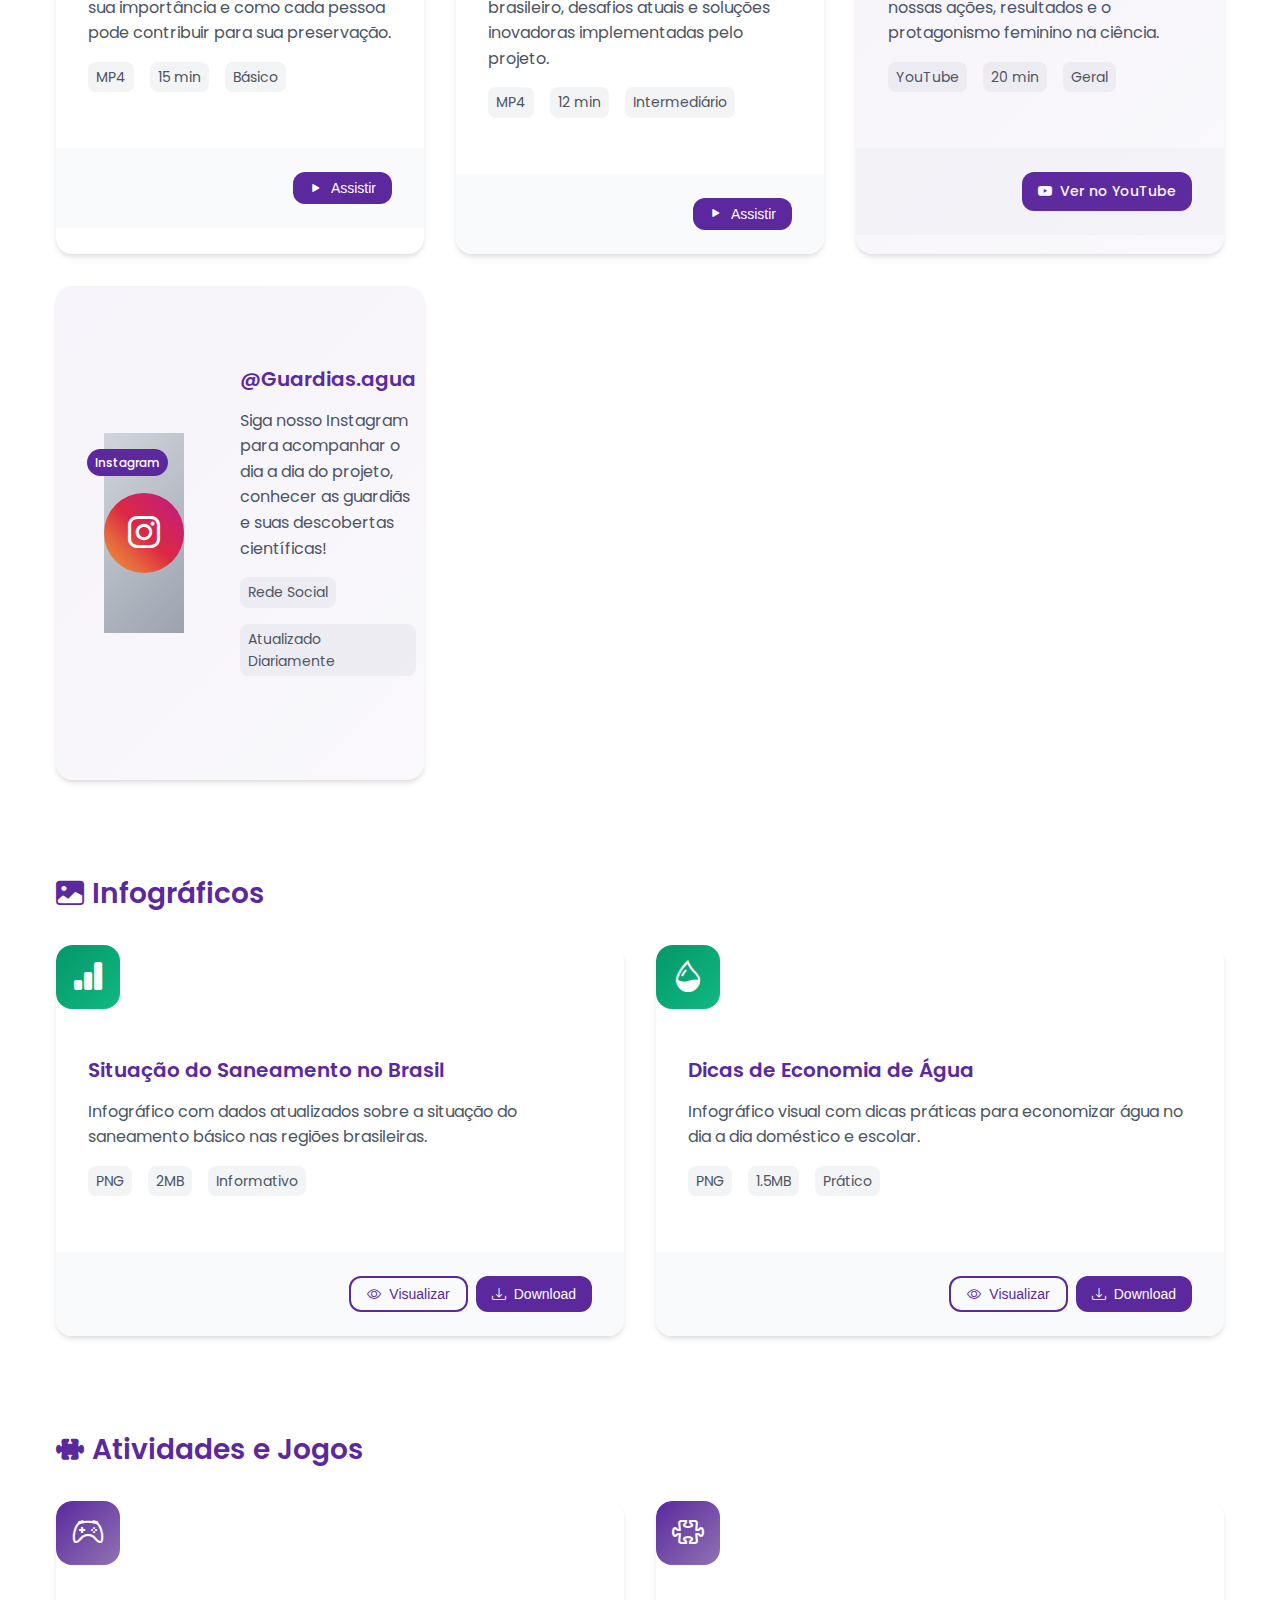
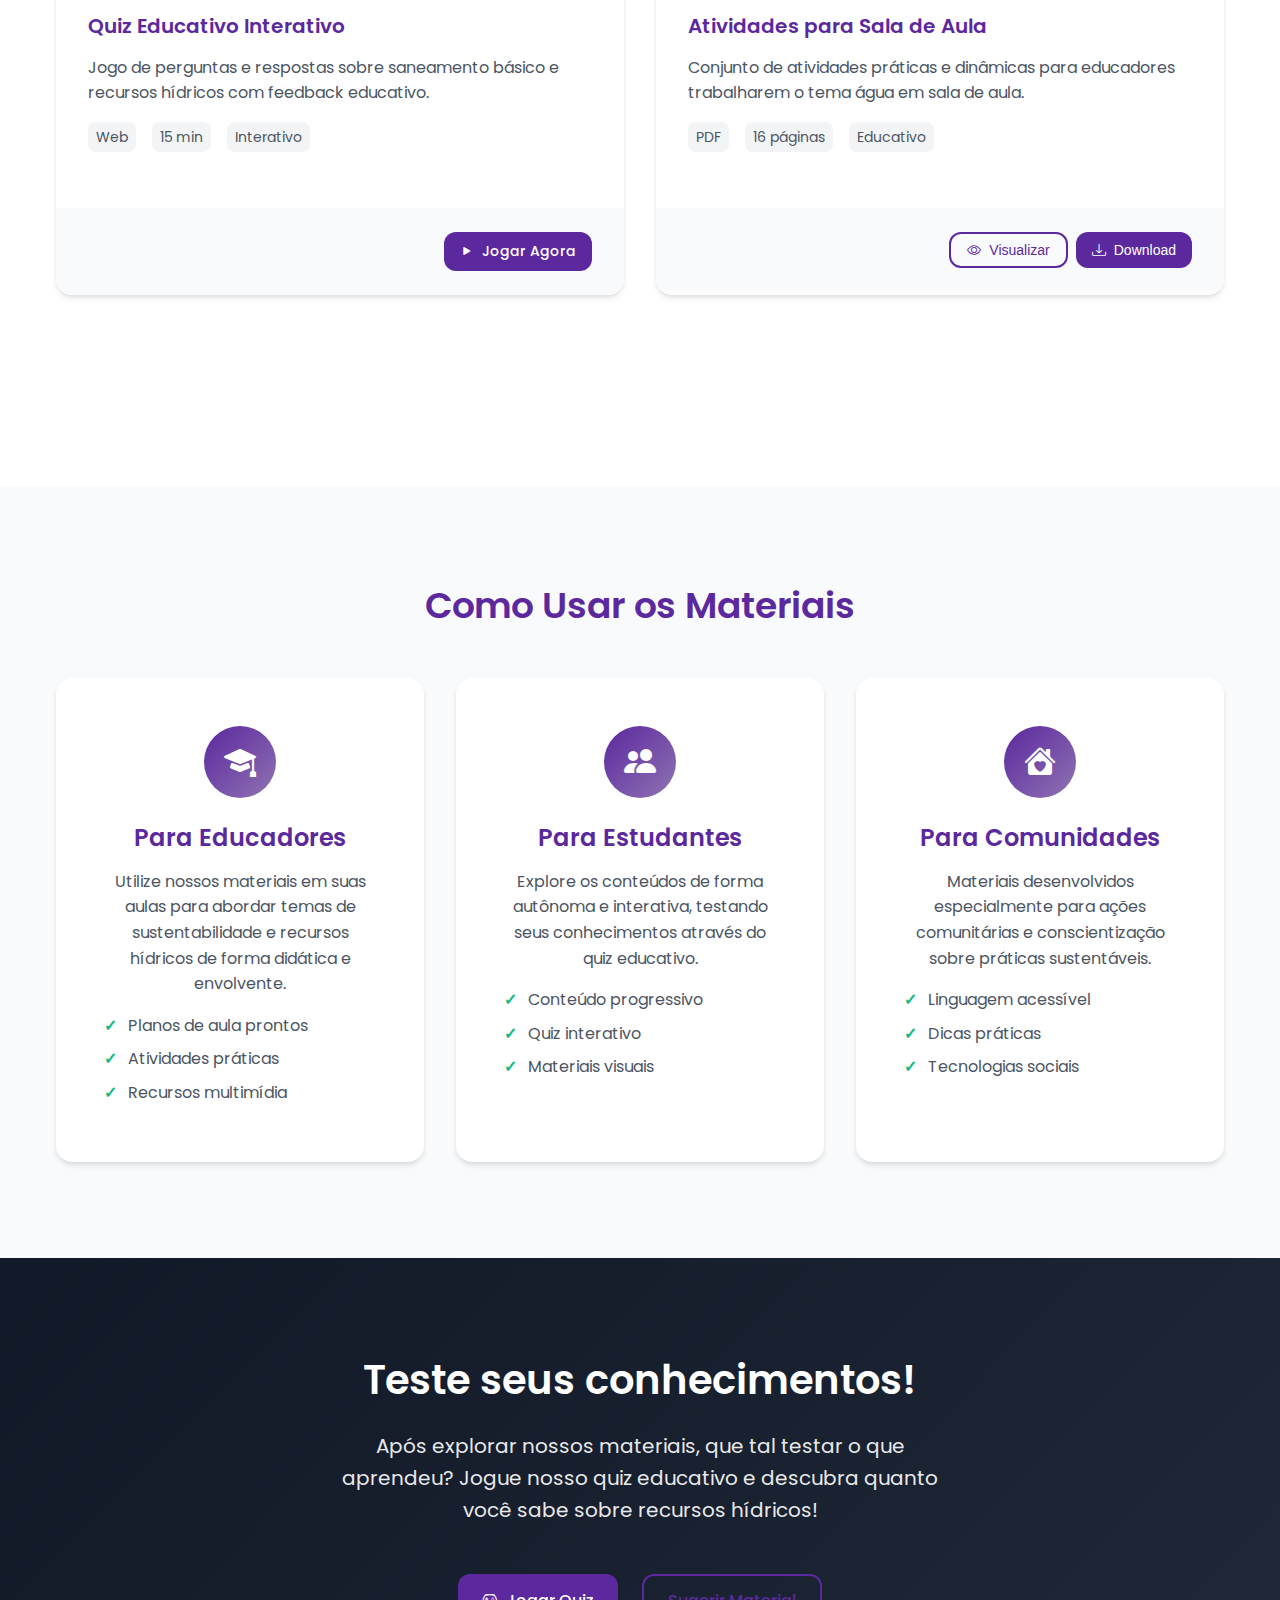
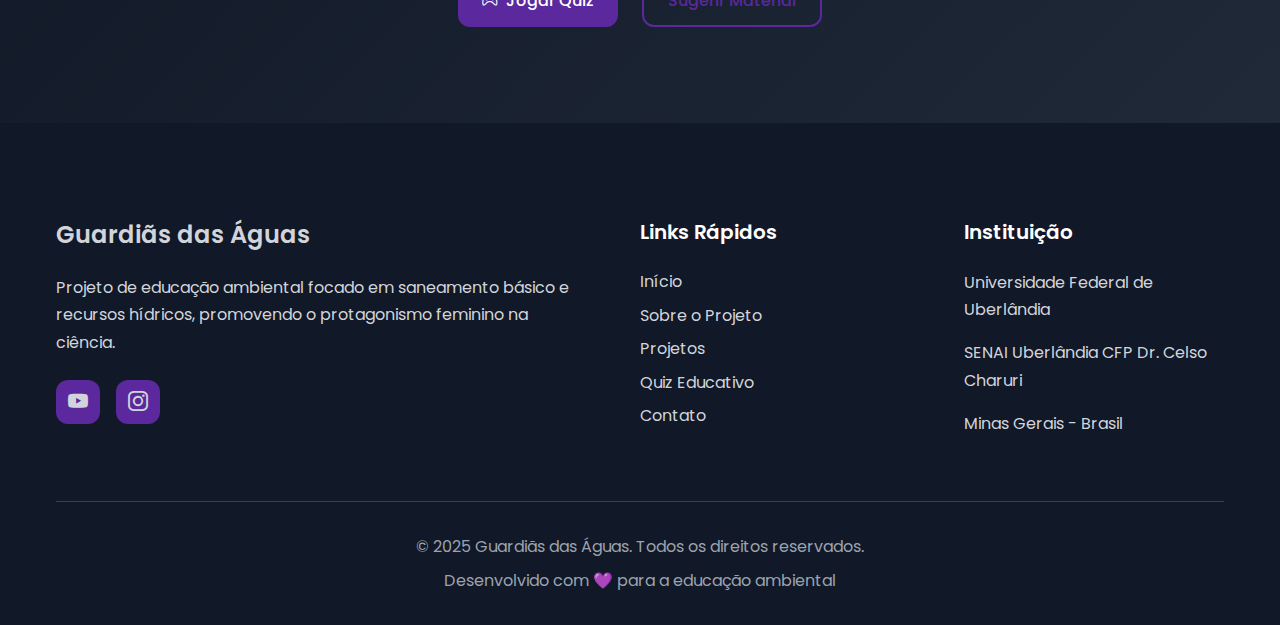
<file: materials.html>
<!DOCTYPE html>
<html lang="pt-BR">
<head>
    <meta charset="UTF-8">
    <meta name="viewport" content="width=device-width, initial-scale=1.0">
    <title>Materiais Educativos - Guardiãs das Águas</title>
    <meta name="description" content="Acesse documentos, vídeos e recursos educativos sobre saneamento básico e recursos hídricos do projeto Guardiãs das Águas.">
    <link rel="stylesheet" href="css/style.css">
    <link rel="preconnect" href="https://fonts.googleapis.com">
    <link rel="preconnect" href="https://fonts.gstatic.com" crossorigin>
    <link href="https://fonts.googleapis.com/css2?family=Poppins:wght@300;400;500;600;700&display=swap" rel="stylesheet">
    <link href="https://cdn.jsdelivr.net/npm/bootstrap-icons@1.10.0/font/bootstrap-icons.css" rel="stylesheet">
</head>
<body>
    <!-- Header -->
    <header class="header" role="banner">
        <nav class="navbar" role="navigation" aria-label="Menu principal">
            <div class="nav-container">
                <div class="nav-brand">
                    <img src="assets/logo.svg" alt="Logo Guardiãs das Águas" class="logo">
                    <h1 class="brand-name">Guardiãs das Águas</h1>
                </div>
                
                <button class="nav-toggle" aria-label="Abrir menu" aria-expanded="false">
                    <span class="hamburger"></span>
                </button>
                
                <ul class="nav-menu" role="menubar">
                    <li class="nav-item" role="none">
                        <a href="index.html" class="nav-link" role="menuitem">Início</a>
                    </li>
                    <li class="nav-item" role="none">
                        <a href="about.html" class="nav-link" role="menuitem">Sobre</a>
                    </li>
                    <li class="nav-item" role="none">
                        <a href="projects.html" class="nav-link" role="menuitem">Projetos</a>
                    </li>
                    <li class="nav-item" role="none">
                        <a href="materials.html" class="nav-link active" role="menuitem">Materiais</a>
                    </li>
                    <li class="nav-item" role="none">
                        <a href="quiz.html" class="nav-link quiz-link" role="menuitem">
                            <i class="bi bi-controller" aria-hidden="true"></i>
                            Quiz Educativo
                        </a>
                    </li>
                    <li class="nav-item" role="none">
                        <a href="contact.html" class="nav-link" role="menuitem">Contato</a>
                    </li>
                    <li class="nav-item" role="none">
                        <a href="news.html" class="nav-link" role="menuitem">Notícias</a>
                    </li>
                </ul>
            </div>
        </nav>
    </header>

    <main>
        <!-- Page Header -->
        <section class="page-header" aria-labelledby="page-title">
            <div class="container">
                <h1 id="page-title">Materiais Educativos</h1>
                <p class="page-description">Recursos pedagógicos, documentos e conteúdos multimídia para apoiar a educação ambiental sobre recursos hídricos</p>
            </div>
        </section>

        <!-- Materials Categories -->
        <section class="materials-nav" aria-labelledby="materials-nav-title">
            <div class="container">
                <h2 id="materials-nav-title" class="sr-only">Categorias de materiais</h2>
                <div class="materials-categories">
                    <button class="category-btn active" data-category="todos" aria-pressed="true">
                        <i class="bi bi-grid-3x3-gap-fill" aria-hidden="true"></i>
                        Todos os Materiais
                    </button>
                    <button class="category-btn" data-category="documentos" aria-pressed="false">
                        <i class="bi bi-file-earmark-text" aria-hidden="true"></i>
                        Documentos
                    </button>
                    <button class="category-btn" data-category="videos" aria-pressed="false">
                        <i class="bi bi-play-circle" aria-hidden="true"></i>
                        Vídeos
                    </button>
                    <button class="category-btn" data-category="infograficos" aria-pressed="false">
                        <i class="bi bi-image" aria-hidden="true"></i>
                        Infográficos
                    </button>
                    <button class="category-btn" data-category="atividades" aria-pressed="false">
                        <i class="bi bi-puzzle" aria-hidden="true"></i>
                        Atividades
                    </button>
                </div>
            </div>
        </section>

        <!-- Materials Grid -->
        <section class="materials-section" aria-labelledby="materials-title">
            <div class="container">
                <h2 id="materials-title" class="sr-only">Lista de materiais educativos</h2>
                
                <!-- Documents Section -->
                <div class="materials-category" data-category="documentos">
                    <h3 class="category-title">
                        <i class="bi bi-file-earmark-text-fill" aria-hidden="true"></i>
                        Documentos e Guias
                    </h3>
                    <div class="materials-grid">
                        <article class="material-card">
                            <div class="material-icon document-icon">
                                <i class="bi bi-file-earmark-pdf-fill" aria-hidden="true"></i>
                            </div>
                            <div class="material-content">
                                <h4>Guia Básico de Saneamento</h4>
                                <p class="material-description">Documento introdutório sobre os fundamentos do saneamento básico, tratamento de água e esgoto para educadores e estudantes.</p>
                                <div class="material-meta">
                                    <span class="material-type">PDF</span>
                                    <span class="material-pages">24 páginas</span>
                                    <span class="material-level">Básico</span>
                                </div>
                            </div>
                            <div class="material-actions">
                                <button class="btn btn-outline btn-sm" onclick="viewMaterial('guia-saneamento')">
                                    <i class="bi bi-eye" aria-hidden="true"></i>
                                    Visualizar
                                </button>
                                <button class="btn btn-primary btn-sm" onclick="downloadMaterial('guia-saneamento')">
                                    <i class="bi bi-download" aria-hidden="true"></i>
                                    Download
                                </button>
                            </div>
                        </article>

                        <article class="material-card">
                            <div class="material-icon document-icon">
                                <i class="bi bi-file-earmark-pdf-fill" aria-hidden="true"></i>
                            </div>
                            <div class="material-content">
                                <h4>Manual de Qualidade da Água</h4>
                                <p class="material-description">Manual técnico sobre parâmetros de qualidade da água, métodos de análise e interpretação de resultados para monitoramento participativo.</p>
                                <div class="material-meta">
                                    <span class="material-type">PDF</span>
                                    <span class="material-pages">36 páginas</span>
                                    <span class="material-level">Intermediário</span>
                                </div>
                            </div>
                            <div class="material-actions">
                                <button class="btn btn-outline btn-sm" onclick="viewMaterial('manual-qualidade')">
                                    <i class="bi bi-eye" aria-hidden="true"></i>
                                    Visualizar
                                </button>
                                <button class="btn btn-primary btn-sm" onclick="downloadMaterial('manual-qualidade')">
                                    <i class="bi bi-download" aria-hidden="true"></i>
                                    Download
                                </button>
                            </div>
                        </article>

                        <article class="material-card">
                            <div class="material-icon document-icon">
                                <i class="bi bi-file-earmark-pdf-fill" aria-hidden="true"></i>
                            </div>
                            <div class="material-content">
                                <h4>Cartilha de Tecnologias Sociais</h4>
                                <p class="material-description">Compilação de tecnologias sociais para captação e tratamento de água desenvolvidas pelas alunas participantes do projeto.</p>
                                <div class="material-meta">
                                    <span class="material-type">PDF</span>
                                    <span class="material-pages">48 páginas</span>
                                    <span class="material-level">Avançado</span>
                                </div>
                            </div>
                            <div class="material-actions">
                                <button class="btn btn-outline btn-sm" onclick="viewMaterial('cartilha-tecnologias')">
                                    <i class="bi bi-eye" aria-hidden="true"></i>
                                    Visualizar
                                </button>
                                <button class="btn btn-primary btn-sm" onclick="downloadMaterial('cartilha-tecnologias')">
                                    <i class="bi bi-download" aria-hidden="true"></i>
                                    Download
                                </button>
                            </div>
                        </article>
                    </div>
                </div>

                <!-- Videos Section -->
                <div class="materials-category" data-category="videos">
                    <h3 class="category-title">
                        <i class="bi bi-play-circle-fill" aria-hidden="true"></i>
                        Vídeos Educativos
                    </h3>
                    <div class="materials-grid">
                        <article class="material-card video-card">
                            <div class="material-video">
                                <div class="video-thumbnail">
                                    <i class="bi bi-play-circle-fill" aria-hidden="true"></i>
                                </div>
                                <div class="video-duration">15:32</div>
                            </div>
                            <div class="material-content">
                                <h4>Ciclo da Água e Preservação</h4>
                                <p class="material-description">Vídeo educativo sobre o ciclo da água, sua importância e como cada pessoa pode contribuir para sua preservação.</p>
                                <div class="material-meta">
                                    <span class="material-type">MP4</span>
                                    <span class="material-duration">15 min</span>
                                    <span class="material-level">Básico</span>
                                </div>
                            </div>
                            <div class="material-actions">
                                <button class="btn btn-primary btn-sm" onclick="playVideo('ciclo-agua')">
                                    <i class="bi bi-play-fill" aria-hidden="true"></i>
                                    Assistir
                                </button>
                            </div>
                        </article>

                        <article class="material-card video-card">
                            <div class="material-video">
                                <div class="video-thumbnail">
                                    <i class="bi bi-play-circle-fill" aria-hidden="true"></i>
                                </div>
                                <div class="video-duration">12:45</div>
                            </div>
                            <div class="material-content">
                                <h4>Saneamento Básico no Brasil</h4>
                                <p class="material-description">Panorama do saneamento básico brasileiro, desafios atuais e soluções inovadoras implementadas pelo projeto.</p>
                                <div class="material-meta">
                                    <span class="material-type">MP4</span>
                                    <span class="material-duration">12 min</span>
                                    <span class="material-level">Intermediário</span>
                                </div>
                            </div>
                            <div class="material-actions">
                                <button class="btn btn-primary btn-sm" onclick="playVideo('saneamento-brasil')">
                                    <i class="bi bi-play-fill" aria-hidden="true"></i>
                                    Assistir
                                </button>
                            </div>
                        </article>

                        <article class="material-card video-card featured">
                            <div class="material-video">
                                <div class="video-thumbnail youtube-thumbnail">
                                    <i class="bi bi-youtube" aria-hidden="true"></i>
                                </div>
                                <div class="video-duration">20:18</div>
                                <div class="card-badge">No YouTube</div>
                            </div>
                            <div class="material-content">
                                <h4>Projeto Guardiãs das Águas</h4>
                                <p class="material-description">Vídeo oficial do projeto apresentando nossas ações, resultados e o protagonismo feminino na ciência.</p>
                                <div class="material-meta">
                                    <span class="material-type">YouTube</span>
                                    <span class="material-duration">20 min</span>
                                    <span class="material-level">Geral</span>
                                </div>
                            </div>
                            <div class="material-actions">
                                <a href="https://www.youtube.com/watch?v=YAmCkvNIiYg" target="_blank" rel="noopener noreferrer" class="btn btn-primary btn-sm">
                                    <i class="bi bi-youtube" aria-hidden="true"></i>
                                    Ver no YouTube
                                </a>
                            </div>
                        </article>
                        
                        <article class="material-card social-card featured">
                            <div class="material-video">
                                <div class="video-thumbnail instagram-thumbnail">
                                    <i class="bi bi-instagram" aria-hidden="true"></i>
                                </div>
                                <div class="card-badge">Instagram</div>
                            </div>
                            <div class="material-content">
                                <h4>@Guardias.agua</h4>
                                <p class="material-description">Siga nosso Instagram para acompanhar o dia a dia do projeto, conhecer as guardiãs e suas descobertas científicas!</p>
                                <div class="material-meta">
                                    <span class="material-type">Rede Social</span>
                                    <span class="material-level">Atualizado Diariamente</span>
                                </div>
                            </div>
                            <div class="material-actions">
                                <a href="https://instagram.com/Guardias.agua" target="_blank" rel="noopener noreferrer" class="btn btn-primary btn-sm">
                                    <i class="bi bi-instagram" aria-hidden="true"></i>
                                    Seguir
                                </a>
                            </div>
                        </article>
                    </div>
                </div>

                <!-- Infographics Section -->
                <div class="materials-category" data-category="infograficos">
                    <h3 class="category-title">
                        <i class="bi bi-image-fill" aria-hidden="true"></i>
                        Infográficos
                    </h3>
                    <div class="materials-grid">
                        <article class="material-card">
                            <div class="material-icon infographic-icon">
                                <i class="bi bi-bar-chart-fill" aria-hidden="true"></i>
                            </div>
                            <div class="material-content">
                                <h4>Situação do Saneamento no Brasil</h4>
                                <p class="material-description">Infográfico com dados atualizados sobre a situação do saneamento básico nas regiões brasileiras.</p>
                                <div class="material-meta">
                                    <span class="material-type">PNG</span>
                                    <span class="material-size">2MB</span>
                                    <span class="material-level">Informativo</span>
                                </div>
                            </div>
                            <div class="material-actions">
                                <button class="btn btn-outline btn-sm" onclick="viewInfographic('situacao-saneamento')">
                                    <i class="bi bi-eye" aria-hidden="true"></i>
                                    Visualizar
                                </button>
                                <button class="btn btn-primary btn-sm" onclick="downloadMaterial('situacao-saneamento')">
                                    <i class="bi bi-download" aria-hidden="true"></i>
                                    Download
                                </button>
                            </div>
                        </article>

                        <article class="material-card">
                            <div class="material-icon infographic-icon">
                                <i class="bi bi-droplet-half" aria-hidden="true"></i>
                            </div>
                            <div class="material-content">
                                <h4>Dicas de Economia de Água</h4>
                                <p class="material-description">Infográfico visual com dicas práticas para economizar água no dia a dia doméstico e escolar.</p>
                                <div class="material-meta">
                                    <span class="material-type">PNG</span>
                                    <span class="material-size">1.5MB</span>
                                    <span class="material-level">Prático</span>
                                </div>
                            </div>
                            <div class="material-actions">
                                <button class="btn btn-outline btn-sm" onclick="viewInfographic('dicas-economia')">
                                    <i class="bi bi-eye" aria-hidden="true"></i>
                                    Visualizar
                                </button>
                                <button class="btn btn-primary btn-sm" onclick="downloadMaterial('dicas-economia')">
                                    <i class="bi bi-download" aria-hidden="true"></i>
                                    Download
                                </button>
                            </div>
                        </article>
                    </div>
                </div>

                <!-- Activities Section -->
                <div class="materials-category" data-category="atividades">
                    <h3 class="category-title">
                        <i class="bi bi-puzzle-fill" aria-hidden="true"></i>
                        Atividades e Jogos
                    </h3>
                    <div class="materials-grid">
                        <article class="material-card interactive-card">
                            <div class="material-icon activity-icon">
                                <i class="bi bi-controller" aria-hidden="true"></i>
                            </div>
                            <div class="material-content">
                                <h4>Quiz Educativo Interativo</h4>
                                <p class="material-description">Jogo de perguntas e respostas sobre saneamento básico e recursos hídricos com feedback educativo.</p>
                                <div class="material-meta">
                                    <span class="material-type">Web</span>
                                    <span class="material-duration">15 min</span>
                                    <span class="material-level">Interativo</span>
                                </div>
                            </div>
                            <div class="material-actions">
                                <a href="quiz.html" class="btn btn-primary btn-sm">
                                    <i class="bi bi-play-fill" aria-hidden="true"></i>
                                    Jogar Agora
                                </a>
                            </div>
                        </article>

                        <article class="material-card">
                            <div class="material-icon activity-icon">
                                <i class="bi bi-puzzle" aria-hidden="true"></i>
                            </div>
                            <div class="material-content">
                                <h4>Atividades para Sala de Aula</h4>
                                <p class="material-description">Conjunto de atividades práticas e dinâmicas para educadores trabalharem o tema água em sala de aula.</p>
                                <div class="material-meta">
                                    <span class="material-type">PDF</span>
                                    <span class="material-pages">16 páginas</span>
                                    <span class="material-level">Educativo</span>
                                </div>
                            </div>
                            <div class="material-actions">
                                <button class="btn btn-outline btn-sm" onclick="viewMaterial('atividades-sala')">
                                    <i class="bi bi-eye" aria-hidden="true"></i>
                                    Visualizar
                                </button>
                                <button class="btn btn-primary btn-sm" onclick="downloadMaterial('atividades-sala')">
                                    <i class="bi bi-download" aria-hidden="true"></i>
                                    Download
                                </button>
                            </div>
                        </article>
                    </div>
                </div>
            </div>
        </section>

        <!-- Educational Resources Info -->
        <section class="resources-info" aria-labelledby="resources-info-title">
            <div class="container">
                <h2 id="resources-info-title" class="section-title">Como Usar os Materiais</h2>
                <div class="info-grid">
                    <div class="info-card">
                        <div class="info-icon">
                            <i class="bi bi-mortarboard-fill" aria-hidden="true"></i>
                        </div>
                        <h3>Para Educadores</h3>
                        <p>Utilize nossos materiais em suas aulas para abordar temas de sustentabilidade e recursos hídricos de forma didática e envolvente.</p>
                        <ul>
                            <li>Planos de aula prontos</li>
                            <li>Atividades práticas</li>
                            <li>Recursos multimídia</li>
                        </ul>
                    </div>
                    
                    <div class="info-card">
                        <div class="info-icon">
                            <i class="bi bi-people-fill" aria-hidden="true"></i>
                        </div>
                        <h3>Para Estudantes</h3>
                        <p>Explore os conteúdos de forma autônoma e interativa, testando seus conhecimentos através do quiz educativo.</p>
                        <ul>
                            <li>Conteúdo progressivo</li>
                            <li>Quiz interativo</li>
                            <li>Materiais visuais</li>
                        </ul>
                    </div>
                    
                    <div class="info-card">
                        <div class="info-icon">
                            <i class="bi bi-house-heart-fill" aria-hidden="true"></i>
                        </div>
                        <h3>Para Comunidades</h3>
                        <p>Materiais desenvolvidos especialmente para ações comunitárias e conscientização sobre práticas sustentáveis.</p>
                        <ul>
                            <li>Linguagem acessível</li>
                            <li>Dicas práticas</li>
                            <li>Tecnologias sociais</li>
                        </ul>
                    </div>
                </div>
            </div>
        </section>

        <!-- CTA Section -->
        <section class="cta" aria-labelledby="cta-title">
            <div class="container">
                <div class="cta-content">
                    <h2 id="cta-title">Teste seus conhecimentos!</h2>
                    <p>Após explorar nossos materiais, que tal testar o que aprendeu? Jogue nosso quiz educativo e descubra quanto você sabe sobre recursos hídricos!</p>
                    <div class="cta-actions">
                        <a href="quiz.html" class="btn btn-primary">
                            <i class="bi bi-controller" aria-hidden="true"></i>
                            Jogar Quiz
                        </a>
                        <a href="contact.html" class="btn btn-outline">Sugerir Material</a>
                    </div>
                </div>
            </div>
        </section>
    </main>

    <!-- Material Viewer Modal -->
    <div class="modal hidden" id="materialModal" role="dialog" aria-labelledby="materialModalTitle">
        <div class="modal-overlay" id="materialModalOverlay"></div>
        <div class="modal-content modal-large">
            <div class="modal-header">
                <h2 id="materialModalTitle">Visualizar Material</h2>
                <button class="modal-close" id="closeMaterialModal" aria-label="Fechar modal">
                    <i class="bi bi-x-lg" aria-hidden="true"></i>
                </button>
            </div>
            <div class="modal-body" id="materialModalBody">
                <!-- Material content will be inserted here -->
            </div>
        </div>
    </div>

    <!-- Footer -->
    <footer class="footer" role="contentinfo">
        <div class="container">
            <div class="footer-content">
                <div class="footer-section">
                    <h3>Guardiãs das Águas</h3>
                    <p>Projeto de educação ambiental focado em saneamento básico e recursos hídricos, promovendo o protagonismo feminino na ciência.</p>
                    <div class="social-links">
                        <a href="https://www.youtube.com/watch?v=YAmCkvNIiYg" target="_blank" rel="noopener noreferrer" aria-label="Canal no YouTube">
                            <i class="bi bi-youtube" aria-hidden="true"></i>
                        </a>
                        <a href="https://instagram.com/Guardias.agua" target="_blank" rel="noopener noreferrer" aria-label="Perfil no Instagram">
                            <i class="bi bi-instagram" aria-hidden="true"></i>
                        </a>
                    </div>
                </div>
                
                <div class="footer-section">
                    <h4>Links Rápidos</h4>
                    <nav aria-label="Links do rodapé">
                        <ul>
                            <li><a href="index.html">Início</a></li>
                            <li><a href="about.html">Sobre o Projeto</a></li>
                            <li><a href="projects.html">Projetos</a></li>
                            <li><a href="quiz.html">Quiz Educativo</a></li>
                            <li><a href="contact.html">Contato</a></li>
                        </ul>
                    </nav>
                </div>
                
                <div class="footer-section">
                    <h4>Instituição</h4>
                    <p>Universidade Federal de Uberlândia</p>
                    <p>SENAI Uberlândia CFP Dr. Celso Charuri</p>
                    <p>Minas Gerais - Brasil</p>
                </div>
            </div>
            
            <div class="footer-bottom">
                <p>&copy; 2025 Guardiãs das Águas. Todos os direitos reservados.</p>
                <p>Desenvolvido com 💜 para a educação ambiental</p>
            </div>
        </div>
    </footer>

    <script src="js/main.js"></script>
    <script>
        // Materials filtering functionality
        const categoryButtons = document.querySelectorAll('.category-btn');
        const materialCategories = document.querySelectorAll('.materials-category');

        categoryButtons.forEach(button => {
            button.addEventListener('click', () => {
                const category = button.getAttribute('data-category');
                
                // Update active button
                categoryButtons.forEach(btn => {
                    btn.classList.remove('active');
                    btn.setAttribute('aria-pressed', 'false');
                });
                button.classList.add('active');
                button.setAttribute('aria-pressed', 'true');
                
                // Filter categories
                materialCategories.forEach(section => {
                    const sectionCategory = section.getAttribute('data-category');
                    if (category === 'todos' || category === sectionCategory) {
                        section.style.display = 'block';
                    } else {
                        section.style.display = 'none';
                    }
                });
            });
        });

        // Material interaction functions
        function viewMaterial(materialId) {
            const modal = document.getElementById('materialModal');
            const modalTitle = document.getElementById('materialModalTitle');
            const modalBody = document.getElementById('materialModalBody');
            
            modalTitle.textContent = 'Visualizar Material';
            modalBody.innerHTML = `
                <div class="material-viewer">
                    <div class="viewer-placeholder">
                        <i class="bi bi-file-earmark-text" style="font-size: 3rem; color: var(--color-primary);"></i>
                        <h3>Material não disponível para visualização online</h3>
                        <p>Este material está disponível para download. Clique no botão de download para acessar o conteúdo completo.</p>
                        <button class="btn btn-primary" onclick="downloadMaterial('${materialId}')">
                            <i class="bi bi-download"></i>
                            Fazer Download
                        </button>
                    </div>
                </div>
            `;
            
            modal.classList.remove('hidden');
        }

        function downloadMaterial(materialId) {
            // Simulate download process
            alert(`Download iniciado para: ${materialId}\n\nEm uma implementação real, este seria o link direto para o arquivo.`);
        }

        function playVideo(videoId) {
            // Simulate video player
            alert(`Reproduzindo vídeo: ${videoId}\n\nEm uma implementação real, seria aberto um player de vídeo.`);
        }

        function viewInfographic(infographicId) {
            viewMaterial(infographicId);
        }

        // Close modal functionality
        document.getElementById('closeMaterialModal').addEventListener('click', () => {
            document.getElementById('materialModal').classList.add('hidden');
        });

        document.getElementById('materialModalOverlay').addEventListener('click', () => {
            document.getElementById('materialModal').classList.add('hidden');
        });
    </script>
</body>
</html>
</file>
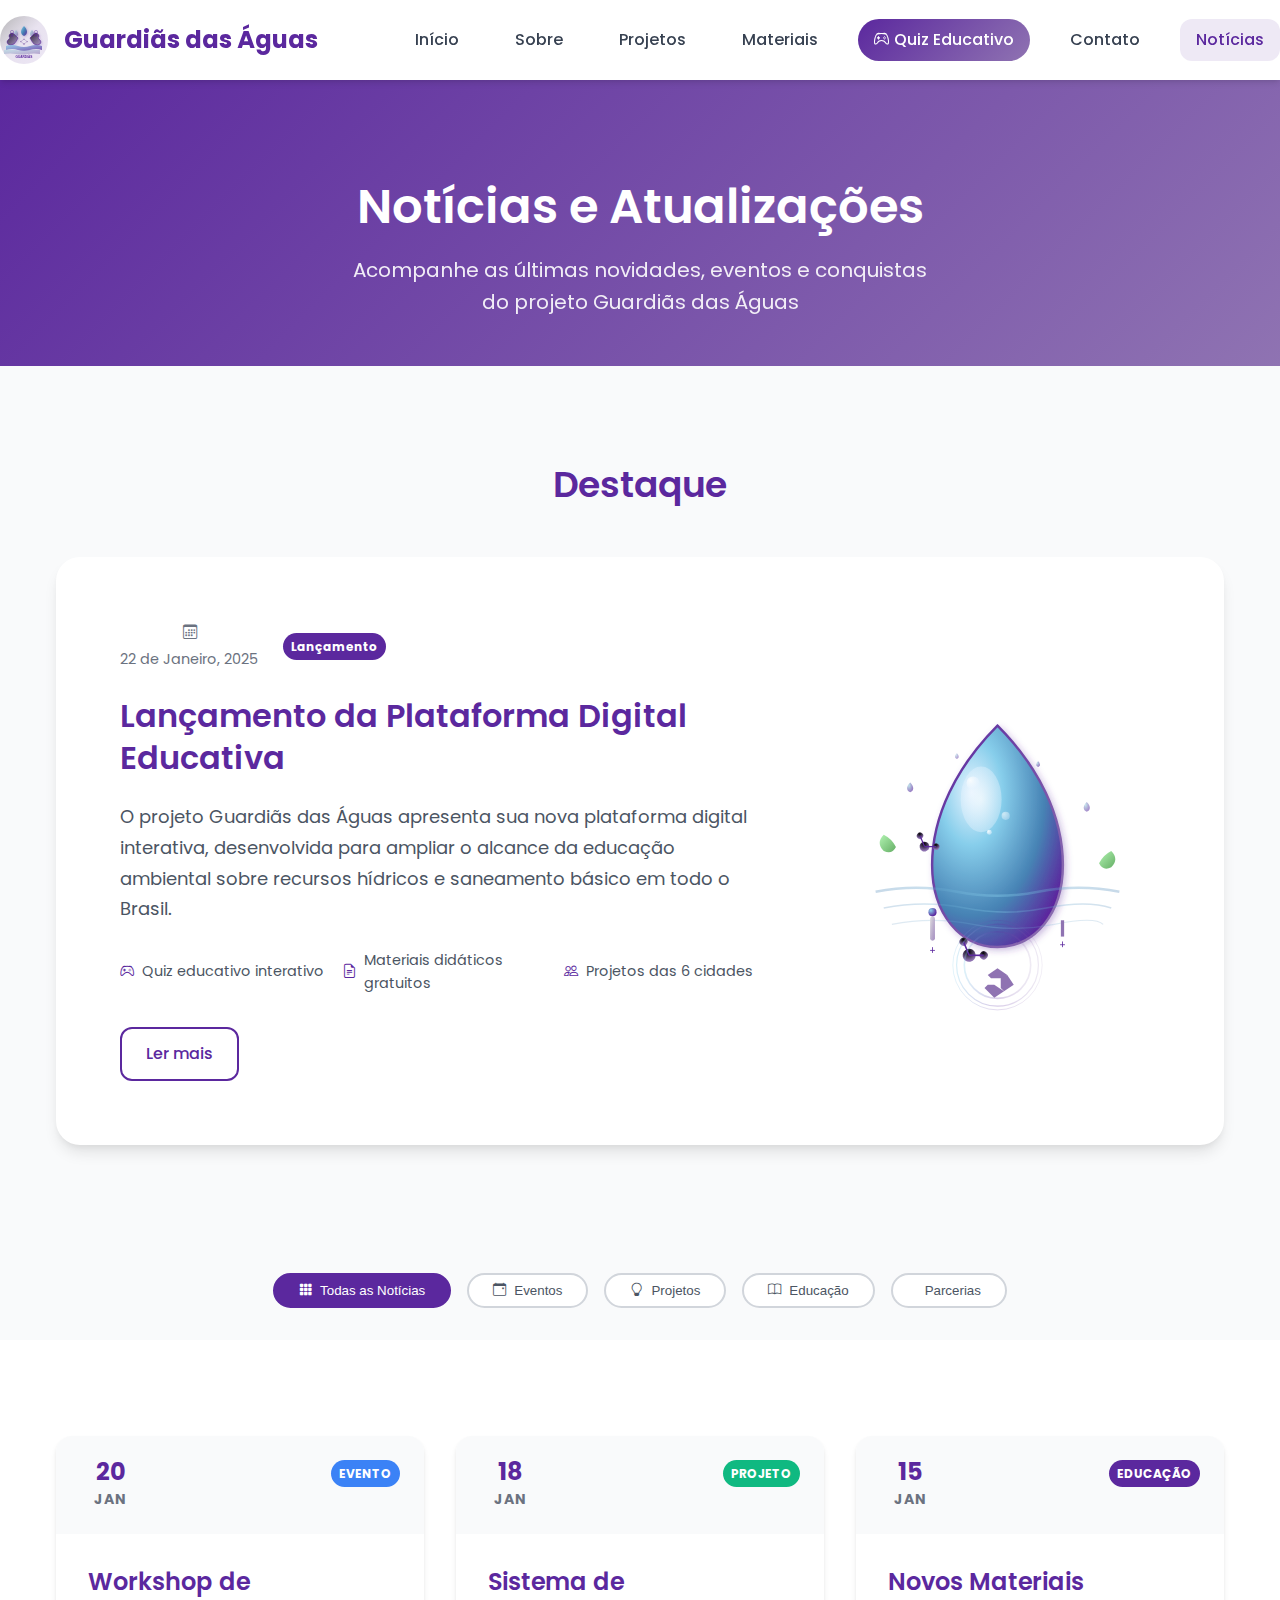
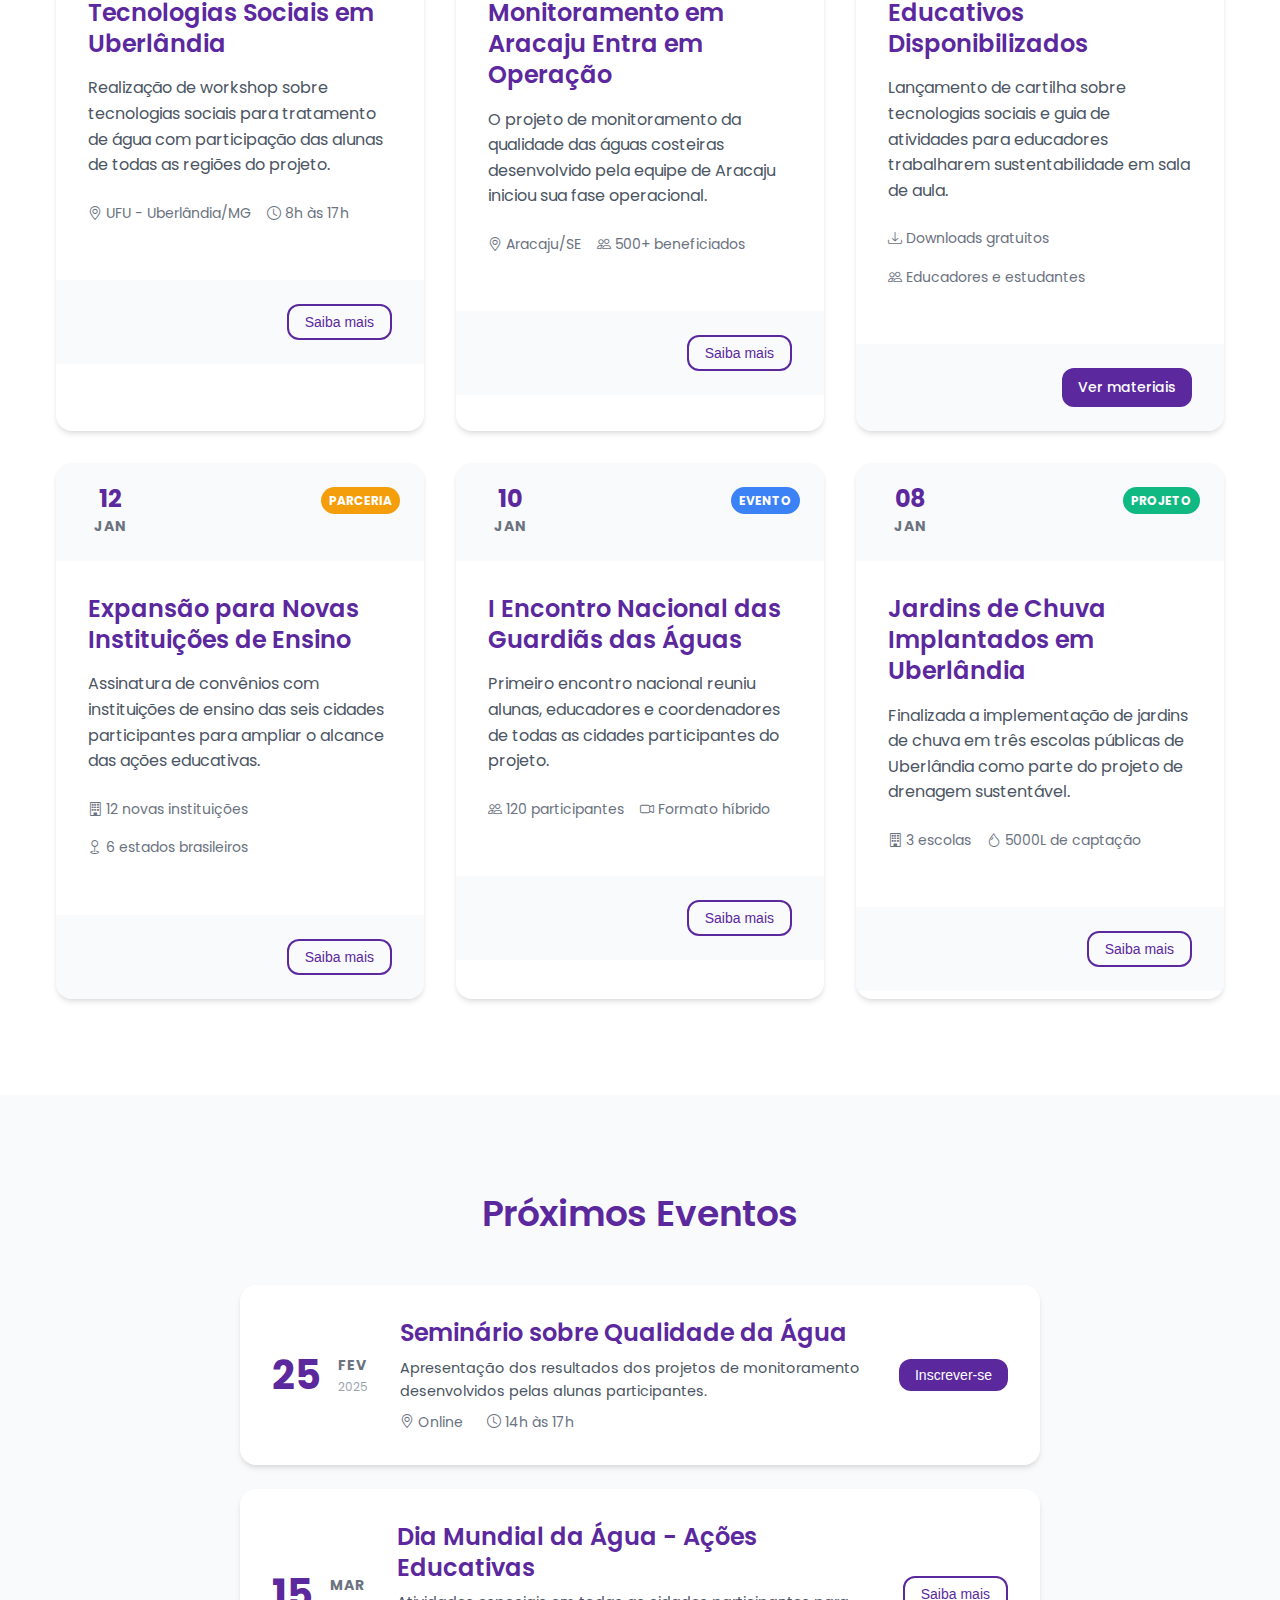
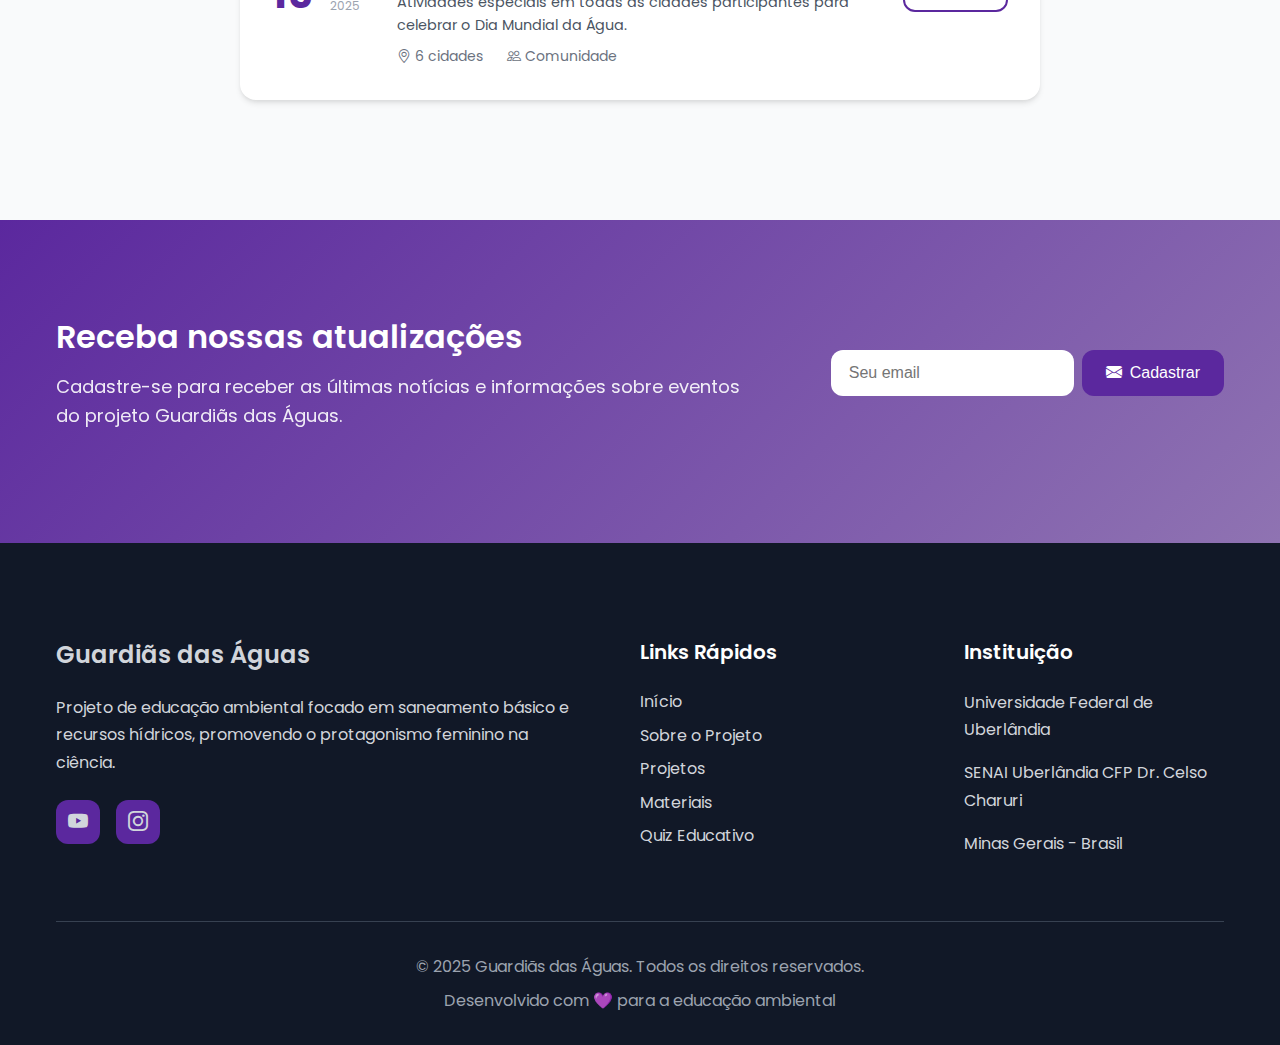
<file: news.html>
<!DOCTYPE html>
<html lang="pt-BR">
<head>
    <meta charset="UTF-8">
    <meta name="viewport" content="width=device-width, initial-scale=1.0">
    <title>Notícias - Guardiãs das Águas</title>
    <meta name="description" content="Acompanhe as últimas notícias, eventos e atualizações do projeto Guardiãs das Águas e suas ações de educação ambiental.">
    <link rel="stylesheet" href="css/style.css">
    <link rel="preconnect" href="https://fonts.googleapis.com">
    <link rel="preconnect" href="https://fonts.gstatic.com" crossorigin>
    <link href="https://fonts.googleapis.com/css2?family=Poppins:wght@300;400;500;600;700&display=swap" rel="stylesheet">
    <link href="https://cdn.jsdelivr.net/npm/bootstrap-icons@1.10.0/font/bootstrap-icons.css" rel="stylesheet">
</head>
<body>
    <!-- Header -->
    <header class="header" role="banner">
        <nav class="navbar" role="navigation" aria-label="Menu principal">
            <div class="nav-container">
                <div class="nav-brand">
                    <img src="assets/logo.svg" alt="Logo Guardiãs das Águas" class="logo">
                    <h1 class="brand-name">Guardiãs das Águas</h1>
                </div>
                
                <button class="nav-toggle" aria-label="Abrir menu" aria-expanded="false">
                    <span class="hamburger"></span>
                </button>
                
                <ul class="nav-menu" role="menubar">
                    <li class="nav-item" role="none">
                        <a href="index.html" class="nav-link" role="menuitem">Início</a>
                    </li>
                    <li class="nav-item" role="none">
                        <a href="about.html" class="nav-link" role="menuitem">Sobre</a>
                    </li>
                    <li class="nav-item" role="none">
                        <a href="projects.html" class="nav-link" role="menuitem">Projetos</a>
                    </li>
                    <li class="nav-item" role="none">
                        <a href="materials.html" class="nav-link" role="menuitem">Materiais</a>
                    </li>
                    <li class="nav-item" role="none">
                        <a href="quiz.html" class="nav-link quiz-link" role="menuitem">
                            <i class="bi bi-controller" aria-hidden="true"></i>
                            Quiz Educativo
                        </a>
                    </li>
                    <li class="nav-item" role="none">
                        <a href="contact.html" class="nav-link" role="menuitem">Contato</a>
                    </li>
                    <li class="nav-item" role="none">
                        <a href="news.html" class="nav-link active" role="menuitem">Notícias</a>
                    </li>
                </ul>
            </div>
        </nav>
    </header>

    <main>
        <!-- Page Header -->
        <section class="page-header" aria-labelledby="page-title">
            <div class="container">
                <h1 id="page-title">Notícias e Atualizações</h1>
                <p class="page-description">Acompanhe as últimas novidades, eventos e conquistas do projeto Guardiãs das Águas</p>
            </div>
        </section>

        <!-- Featured News -->
        <section class="featured-news" aria-labelledby="featured-title">
            <div class="container">
                <h2 id="featured-title" class="section-title">Destaque</h2>
                <article class="featured-article">
                    <div class="featured-content">
                        <div class="featured-meta">
                            <span class="news-date">
                                <i class="bi bi-calendar3" aria-hidden="true"></i>
                                22 de Janeiro, 2025
                            </span>
                            <span class="news-category">Lançamento</span>
                        </div>
                        <h3>Lançamento da Plataforma Digital Educativa</h3>
                        <p>O projeto Guardiãs das Águas apresenta sua nova plataforma digital interativa, desenvolvida para ampliar o alcance da educação ambiental sobre recursos hídricos e saneamento básico em todo o Brasil.</p>
                        <div class="featured-highlights">
                            <div class="highlight-item">
                                <i class="bi bi-controller" aria-hidden="true"></i>
                                <span>Quiz educativo interativo</span>
                            </div>
                            <div class="highlight-item">
                                <i class="bi bi-file-earmark-text" aria-hidden="true"></i>
                                <span>Materiais didáticos gratuitos</span>
                            </div>
                            <div class="highlight-item">
                                <i class="bi bi-people" aria-hidden="true"></i>
                                <span>Projetos das 6 cidades</span>
                            </div>
                        </div>
                        <a href="#" class="btn btn-outline" onclick="openNewsModal('plataforma-digital')">Ler mais</a>
                    </div>
                    <div class="featured-image">
                        <img src="assets/water-drop.svg" alt="Ilustração representando a nova plataforma digital" class="news-illustration">
                    </div>
                </article>
            </div>
        </section>

        <!-- News Categories -->
        <section class="news-categories" aria-labelledby="categories-title">
            <div class="container">
                <h2 id="categories-title" class="sr-only">Categorias de notícias</h2>
                <div class="categories-nav">
                    <button class="category-filter active" data-category="todas" aria-pressed="true">
                        <i class="bi bi-grid-3x3-gap-fill" aria-hidden="true"></i>
                        Todas as Notícias
                    </button>
                    <button class="category-filter" data-category="eventos" aria-pressed="false">
                        <i class="bi bi-calendar-event" aria-hidden="true"></i>
                        Eventos
                    </button>
                    <button class="category-filter" data-category="projetos" aria-pressed="false">
                        <i class="bi bi-lightbulb" aria-hidden="true"></i>
                        Projetos
                    </button>
                    <button class="category-filter" data-category="educacao" aria-pressed="false">
                        <i class="bi bi-book" aria-hidden="true"></i>
                        Educação
                    </button>
                    <button class="category-filter" data-category="parceiros" aria-pressed="false">
                        <i class="bi bi-handshake" aria-hidden="true"></i>
                        Parcerias
                    </button>
                </div>
            </div>
        </section>

        <!-- News Grid -->
        <section class="news-grid-section" aria-labelledby="news-list-title">
            <div class="container">
                <h2 id="news-list-title" class="sr-only">Lista de notícias</h2>
                <div class="news-grid">
                    
                    <!-- Event News -->
                    <article class="news-card" data-category="eventos">
                        <div class="news-header">
                            <div class="news-date">
                                <span class="date-day">20</span>
                                <span class="date-month">JAN</span>
                            </div>
                            <span class="news-badge event-badge">Evento</span>
                        </div>
                        <div class="news-content">
                            <h3>Workshop de Tecnologias Sociais em Uberlândia</h3>
                            <p>Realização de workshop sobre tecnologias sociais para tratamento de água com participação das alunas de todas as regiões do projeto.</p>
                            <div class="news-meta">
                                <span class="news-location">
                                    <i class="bi bi-geo-alt" aria-hidden="true"></i>
                                    UFU - Uberlândia/MG
                                </span>
                                <span class="news-duration">
                                    <i class="bi bi-clock" aria-hidden="true"></i>
                                    8h às 17h
                                </span>
                            </div>
                        </div>
                        <div class="news-actions">
                            <button class="btn btn-outline btn-sm" onclick="openNewsModal('workshop-tecnologias')">
                                Saiba mais
                            </button>
                        </div>
                    </article>

                    <!-- Project News -->
                    <article class="news-card" data-category="projetos">
                        <div class="news-header">
                            <div class="news-date">
                                <span class="date-day">18</span>
                                <span class="date-month">JAN</span>
                            </div>
                            <span class="news-badge project-badge">Projeto</span>
                        </div>
                        <div class="news-content">
                            <h3>Sistema de Monitoramento em Aracaju Entra em Operação</h3>
                            <p>O projeto de monitoramento da qualidade das águas costeiras desenvolvido pela equipe de Aracaju iniciou sua fase operacional.</p>
                            <div class="news-meta">
                                <span class="news-location">
                                    <i class="bi bi-geo-alt" aria-hidden="true"></i>
                                    Aracaju/SE
                                </span>
                                <span class="news-impact">
                                    <i class="bi bi-people" aria-hidden="true"></i>
                                    500+ beneficiados
                                </span>
                            </div>
                        </div>
                        <div class="news-actions">
                            <button class="btn btn-outline btn-sm" onclick="openNewsModal('monitoramento-aracaju')">
                                Saiba mais
                            </button>
                        </div>
                    </article>

                    <!-- Education News -->
                    <article class="news-card" data-category="educacao">
                        <div class="news-header">
                            <div class="news-date">
                                <span class="date-day">15</span>
                                <span class="date-month">JAN</span>
                            </div>
                            <span class="news-badge education-badge">Educação</span>
                        </div>
                        <div class="news-content">
                            <h3>Novos Materiais Educativos Disponibilizados</h3>
                            <p>Lançamento de cartilha sobre tecnologias sociais e guia de atividades para educadores trabalharem sustentabilidade em sala de aula.</p>
                            <div class="news-meta">
                                <span class="news-downloads">
                                    <i class="bi bi-download" aria-hidden="true"></i>
                                    Downloads gratuitos
                                </span>
                                <span class="news-target">
                                    <i class="bi bi-people" aria-hidden="true"></i>
                                    Educadores e estudantes
                                </span>
                            </div>
                        </div>
                        <div class="news-actions">
                            <a href="materials.html" class="btn btn-primary btn-sm">
                                Ver materiais
                            </a>
                        </div>
                    </article>

                    <!-- Partnership News -->
                    <article class="news-card" data-category="parceiros">
                        <div class="news-header">
                            <div class="news-date">
                                <span class="date-day">12</span>
                                <span class="date-month">JAN</span>
                            </div>
                            <span class="news-badge partnership-badge">Parceria</span>
                        </div>
                        <div class="news-content">
                            <h3>Expansão para Novas Instituições de Ensino</h3>
                            <p>Assinatura de convênios com instituições de ensino das seis cidades participantes para ampliar o alcance das ações educativas.</p>
                            <div class="news-meta">
                                <span class="news-institutions">
                                    <i class="bi bi-building" aria-hidden="true"></i>
                                    12 novas instituições
                                </span>
                                <span class="news-coverage">
                                    <i class="bi bi-geo" aria-hidden="true"></i>
                                    6 estados brasileiros
                                </span>
                            </div>
                        </div>
                        <div class="news-actions">
                            <button class="btn btn-outline btn-sm" onclick="openNewsModal('expansao-instituicoes')">
                                Saiba mais
                            </button>
                        </div>
                    </article>

                    <!-- Event News 2 -->
                    <article class="news-card" data-category="eventos">
                        <div class="news-header">
                            <div class="news-date">
                                <span class="date-day">10</span>
                                <span class="date-month">JAN</span>
                            </div>
                            <span class="news-badge event-badge">Evento</span>
                        </div>
                        <div class="news-content">
                            <h3>I Encontro Nacional das Guardiãs das Águas</h3>
                            <p>Primeiro encontro nacional reuniu alunas, educadores e coordenadores de todas as cidades participantes do projeto.</p>
                            <div class="news-meta">
                                <span class="news-participants">
                                    <i class="bi bi-people" aria-hidden="true"></i>
                                    120 participantes
                                </span>
                                <span class="news-format">
                                    <i class="bi bi-camera-video" aria-hidden="true"></i>
                                    Formato híbrido
                                </span>
                            </div>
                        </div>
                        <div class="news-actions">
                            <button class="btn btn-outline btn-sm" onclick="openNewsModal('encontro-nacional')">
                                Saiba mais
                            </button>
                        </div>
                    </article>

                    <!-- Project News 2 -->
                    <article class="news-card" data-category="projetos">
                        <div class="news-header">
                            <div class="news-date">
                                <span class="date-day">08</span>
                                <span class="date-month">JAN</span>
                            </div>
                            <span class="news-badge project-badge">Projeto</span>
                        </div>
                        <div class="news-content">
                            <h3>Jardins de Chuva Implantados em Uberlândia</h3>
                            <p>Finalizada a implementação de jardins de chuva em três escolas públicas de Uberlândia como parte do projeto de drenagem sustentável.</p>
                            <div class="news-meta">
                                <span class="news-schools">
                                    <i class="bi bi-building" aria-hidden="true"></i>
                                    3 escolas
                                </span>
                                <span class="news-capacity">
                                    <i class="bi bi-droplet" aria-hidden="true"></i>
                                    5000L de captação
                                </span>
                            </div>
                        </div>
                        <div class="news-actions">
                            <button class="btn btn-outline btn-sm" onclick="openNewsModal('jardins-chuva')">
                                Saiba mais
                            </button>
                        </div>
                    </article>
                </div>

                <!-- Empty State -->
                <div class="empty-state hidden" id="emptyState">
                    <div class="empty-icon">
                        <i class="bi bi-search" aria-hidden="true"></i>
                    </div>
                    <h3>Nenhuma notícia encontrada</h3>
                    <p>Não há notícias disponíveis para a categoria selecionada.</p>
                </div>
            </div>
        </section>

        <!-- Upcoming Events -->
        <section class="upcoming-events" aria-labelledby="upcoming-title">
            <div class="container">
                <h2 id="upcoming-title" class="section-title">Próximos Eventos</h2>
                <div class="events-calendar">
                    <div class="event-item">
                        <div class="event-date">
                            <div class="date-number">25</div>
                            <div class="date-info">
                                <span class="date-month">FEV</span>
                                <span class="date-year">2025</span>
                            </div>
                        </div>
                        <div class="event-details">
                            <h3>Seminário sobre Qualidade da Água</h3>
                            <p>Apresentação dos resultados dos projetos de monitoramento desenvolvidos pelas alunas participantes.</p>
                            <div class="event-meta">
                                <span><i class="bi bi-geo-alt" aria-hidden="true"></i> Online</span>
                                <span><i class="bi bi-clock" aria-hidden="true"></i> 14h às 17h</span>
                            </div>
                        </div>
                        <div class="event-actions">
                            <button class="btn btn-primary btn-sm">Inscrever-se</button>
                        </div>
                    </div>

                    <div class="event-item">
                        <div class="event-date">
                            <div class="date-number">15</div>
                            <div class="date-info">
                                <span class="date-month">MAR</span>
                                <span class="date-year">2025</span>
                            </div>
                        </div>
                        <div class="event-details">
                            <h3>Dia Mundial da Água - Ações Educativas</h3>
                            <p>Atividades especiais em todas as cidades participantes para celebrar o Dia Mundial da Água.</p>
                            <div class="event-meta">
                                <span><i class="bi bi-geo-alt" aria-hidden="true"></i> 6 cidades</span>
                                <span><i class="bi bi-people" aria-hidden="true"></i> Comunidade</span>
                            </div>
                        </div>
                        <div class="event-actions">
                            <button class="btn btn-outline btn-sm">Saiba mais</button>
                        </div>
                    </div>
                </div>
            </div>
        </section>

        <!-- Newsletter Signup -->
        <section class="newsletter" aria-labelledby="newsletter-title">
            <div class="container">
                <div class="newsletter-content">
                    <div class="newsletter-text">
                        <h2 id="newsletter-title">Receba nossas atualizações</h2>
                        <p>Cadastre-se para receber as últimas notícias e informações sobre eventos do projeto Guardiãs das Águas.</p>
                    </div>
                    <form class="newsletter-form" id="newsletterForm" novalidate>
                        <div class="newsletter-input-group">
                            <input type="email" id="newsletterEmail" placeholder="Seu email" class="newsletter-input" required aria-label="Email para newsletter">
                            <button type="submit" class="btn btn-primary">
                                <i class="bi bi-envelope-fill" aria-hidden="true"></i>
                                Cadastrar
                            </button>
                        </div>
                        <div class="newsletter-error hidden" id="newsletterError" role="alert"></div>
                        <div class="newsletter-success hidden" id="newsletterSuccess" role="alert">
                            <i class="bi bi-check-circle-fill" aria-hidden="true"></i>
                            Email cadastrado com sucesso!
                        </div>
                    </form>
                </div>
            </div>
        </section>
    </main>

    <!-- News Modal -->
    <div class="modal hidden" id="newsModal" role="dialog" aria-labelledby="newsModalTitle">
        <div class="modal-overlay" id="newsModalOverlay"></div>
        <div class="modal-content modal-large">
            <div class="modal-header">
                <h2 id="newsModalTitle">Detalhes da Notícia</h2>
                <button class="modal-close" id="closeNewsModal" aria-label="Fechar modal">
                    <i class="bi bi-x-lg" aria-hidden="true"></i>
                </button>
            </div>
            <div class="modal-body" id="newsModalBody">
                <!-- News content will be inserted here -->
            </div>
        </div>
    </div>

    <!-- Footer -->
    <footer class="footer" role="contentinfo">
        <div class="container">
            <div class="footer-content">
                <div class="footer-section">
                    <h3>Guardiãs das Águas</h3>
                    <p>Projeto de educação ambiental focado em saneamento básico e recursos hídricos, promovendo o protagonismo feminino na ciência.</p>
                    <div class="social-links">
                        <a href="https://www.youtube.com/watch?v=YAmCkvNIiYg" target="_blank" rel="noopener noreferrer" aria-label="Canal no YouTube">
                            <i class="bi bi-youtube" aria-hidden="true"></i>
                        </a>
                        <a href="https://instagram.com/Guardias.agua" target="_blank" rel="noopener noreferrer" aria-label="Perfil no Instagram">
                            <i class="bi bi-instagram" aria-hidden="true"></i>
                        </a>
                    </div>
                </div>
                
                <div class="footer-section">
                    <h4>Links Rápidos</h4>
                    <nav aria-label="Links do rodapé">
                        <ul>
                            <li><a href="index.html">Início</a></li>
                            <li><a href="about.html">Sobre o Projeto</a></li>
                            <li><a href="projects.html">Projetos</a></li>
                            <li><a href="materials.html">Materiais</a></li>
                            <li><a href="quiz.html">Quiz Educativo</a></li>
                        </ul>
                    </nav>
                </div>
                
                <div class="footer-section">
                    <h4>Instituição</h4>
                    <p>Universidade Federal de Uberlândia</p>
                    <p>SENAI Uberlândia CFP Dr. Celso Charuri</p>
                    <p>Minas Gerais - Brasil</p>
                </div>
            </div>
            
            <div class="footer-bottom">
                <p>&copy; 2025 Guardiãs das Águas. Todos os direitos reservados.</p>
                <p>Desenvolvido com 💜 para a educação ambiental</p>
            </div>
        </div>
    </footer>

    <script src="js/main.js"></script>
    <script>
        // News filtering functionality
        const categoryFilters = document.querySelectorAll('.category-filter');
        const newsCards = document.querySelectorAll('.news-card');
        const emptyState = document.getElementById('emptyState');

        categoryFilters.forEach(filter => {
            filter.addEventListener('click', () => {
                const category = filter.getAttribute('data-category');
                
                // Update active filter
                categoryFilters.forEach(f => {
                    f.classList.remove('active');
                    f.setAttribute('aria-pressed', 'false');
                });
                filter.classList.add('active');
                filter.setAttribute('aria-pressed', 'true');
                
                // Filter news cards
                let visibleCount = 0;
                newsCards.forEach(card => {
                    const cardCategory = card.getAttribute('data-category');
                    if (category === 'todas' || category === cardCategory) {
                        card.style.display = 'block';
                        visibleCount++;
                    } else {
                        card.style.display = 'none';
                    }
                });
                
                // Show/hide empty state
                if (visibleCount === 0) {
                    emptyState.classList.remove('hidden');
                } else {
                    emptyState.classList.add('hidden');
                }
            });
        });

        // Newsletter form
        document.getElementById('newsletterForm').addEventListener('submit', function(e) {
            e.preventDefault();
            
            const email = document.getElementById('newsletterEmail').value.trim();
            const errorElement = document.getElementById('newsletterError');
            const successElement = document.getElementById('newsletterSuccess');
            
            // Clear previous messages
            errorElement.classList.add('hidden');
            successElement.classList.add('hidden');
            
            if (!email) {
                errorElement.textContent = 'Email é obrigatório';
                errorElement.classList.remove('hidden');
                return;
            }
            
            const emailRegex = /^[^\s@]+@[^\s@]+\.[^\s@]+$/;
            if (!emailRegex.test(email)) {
                errorElement.textContent = 'Email deve ter um formato válido';
                errorElement.classList.remove('hidden');
                return;
            }
            
            // Simulate successful subscription
            successElement.classList.remove('hidden');
            document.getElementById('newsletterEmail').value = '';
        });

        // News modal functionality
        const newsDetails = {
            'plataforma-digital': {
                title: 'Lançamento da Plataforma Digital Educativa',
                date: '22 de Janeiro, 2025',
                content: `
                    <p>O projeto Guardiãs das Águas marca um novo capítulo em suas ações educativas com o lançamento de uma plataforma digital completa e interativa. Esta iniciativa representa um avanço significativo na democratização do conhecimento sobre recursos hídricos e saneamento básico.</p>
                    
                    <h3>Principais Funcionalidades</h3>
                    <ul>
                        <li><strong>Quiz Educativo Interativo:</strong> Jogo de perguntas e respostas com feedback educativo detalhado</li>
                        <li><strong>Materiais Didáticos:</strong> Biblioteca completa de recursos para educadores e estudantes</li>
                        <li><strong>Galeria de Projetos:</strong> Showcase das iniciativas desenvolvidas nas seis cidades participantes</li>
                        <li><strong>Canais de Denúncia:</strong> Informações sobre órgãos competentes para denúncias ambientais</li>
                    </ul>
                    
                    <h3>Impacto Esperado</h3>
                    <p>A plataforma tem como objetivo alcançar estudantes, educadores e comunidades em todo o Brasil, ampliando o impacto das ações educativas do projeto para além das seis cidades participantes.</p>
                `
            },
            'workshop-tecnologias': {
                title: 'Workshop de Tecnologias Sociais em Uberlândia',
                date: '20 de Janeiro, 2025',
                content: `
                    <p>O workshop reuniu alunas participantes de todas as regiões do projeto para compartilhar conhecimentos e experiências sobre tecnologias sociais aplicadas ao tratamento e gestão de água.</p>
                    
                    <h3>Programação</h3>
                    <ul>
                        <li>Apresentação de projetos por região</li>
                        <li>Mesa redonda sobre inovação social</li>
                        <li>Oficinas práticas de construção de tecnologias</li>
                        <li>Planejamento colaborativo para próximas ações</li>
                    </ul>
                    
                    <p>O evento fortaleceu a rede de colaboração entre as participantes e gerou novos insights para o desenvolvimento de soluções inovadoras.</p>
                `
            }
        };

        function openNewsModal(newsId) {
            const modal = document.getElementById('newsModal');
            const modalTitle = document.getElementById('newsModalTitle');
            const modalBody = document.getElementById('newsModalBody');
            const news = newsDetails[newsId];

            if (!news) return;

            modalTitle.textContent = news.title;
            modalBody.innerHTML = `
                <div class="news-detail">
                    <div class="news-detail-meta">
                        <span class="news-detail-date">${news.date}</span>
                    </div>
                    <div class="news-detail-content">
                        ${news.content}
                    </div>
                </div>
            `;

            modal.classList.remove('hidden');
        }

        // Close modal functionality
        document.getElementById('closeNewsModal').addEventListener('click', () => {
            document.getElementById('newsModal').classList.add('hidden');
        });

        document.getElementById('newsModalOverlay').addEventListener('click', () => {
            document.getElementById('newsModal').classList.add('hidden');
        });
    </script>
</body>
</html>
</file>
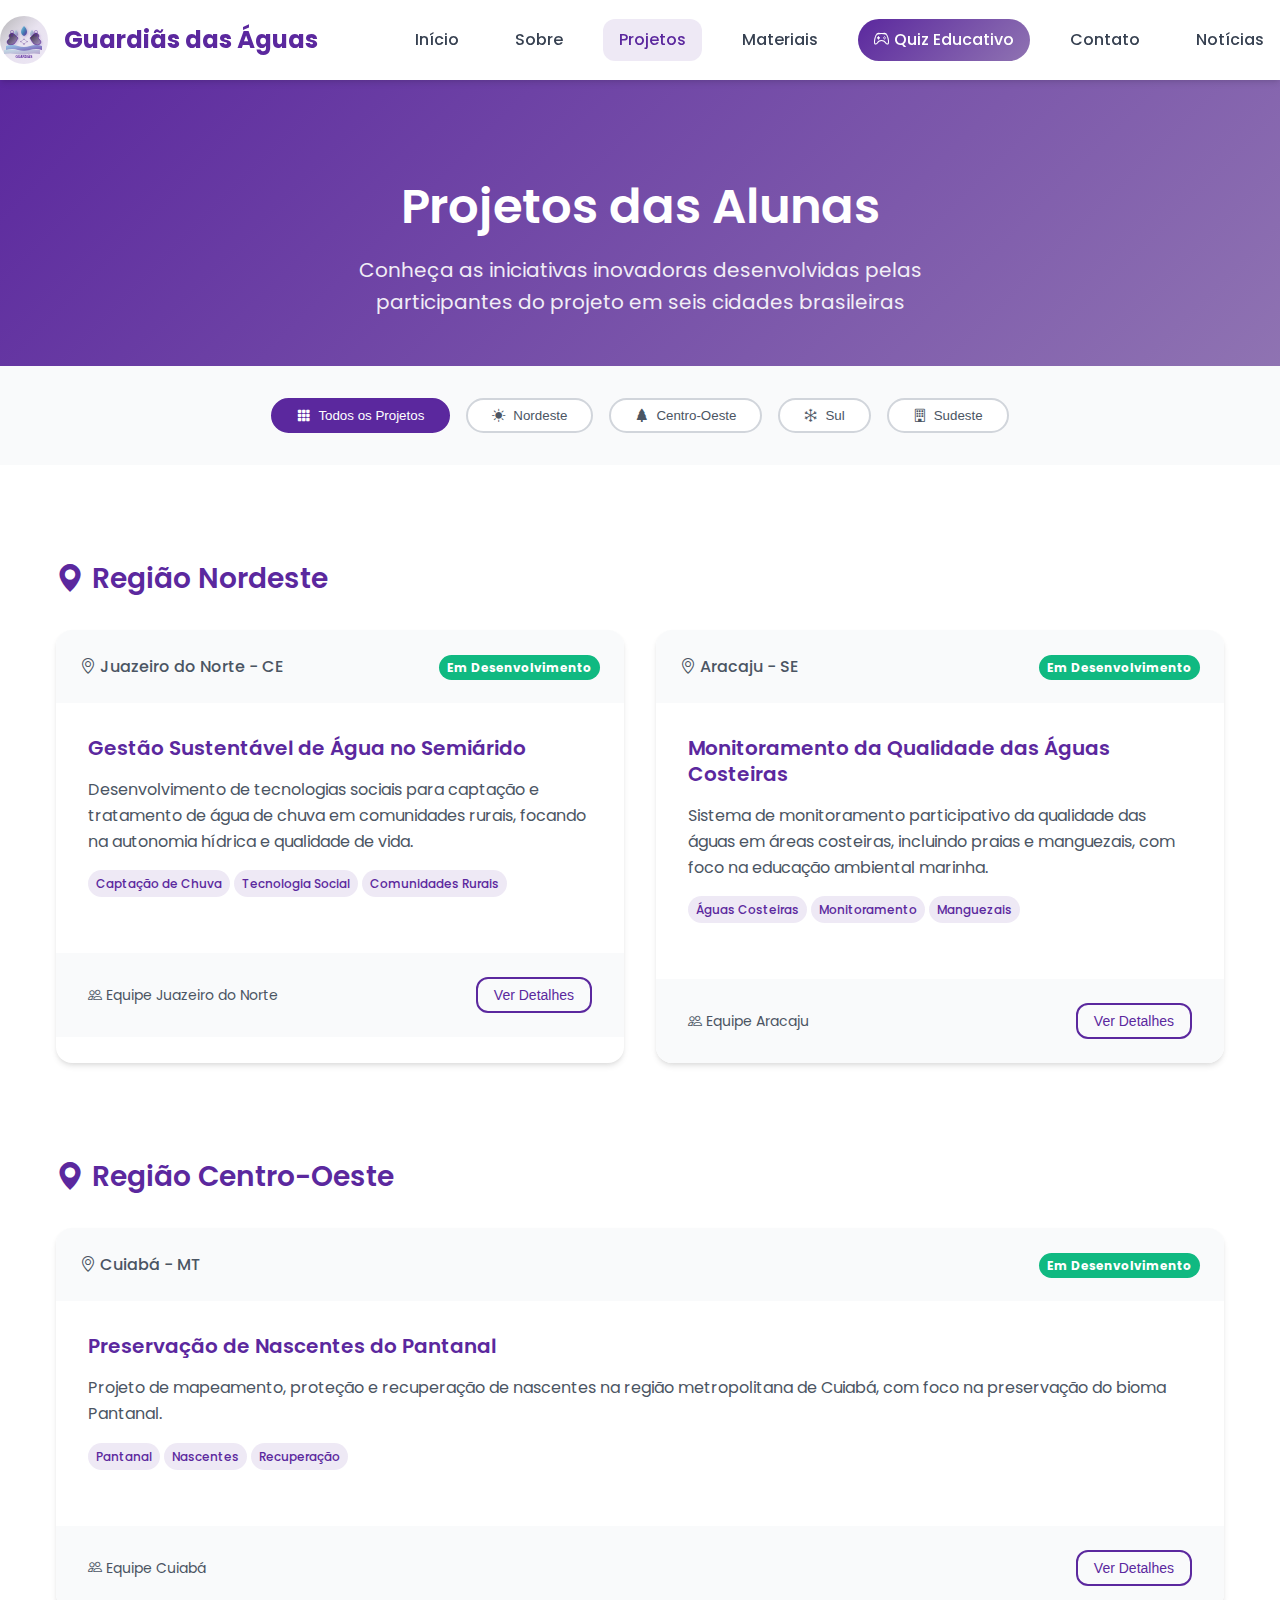
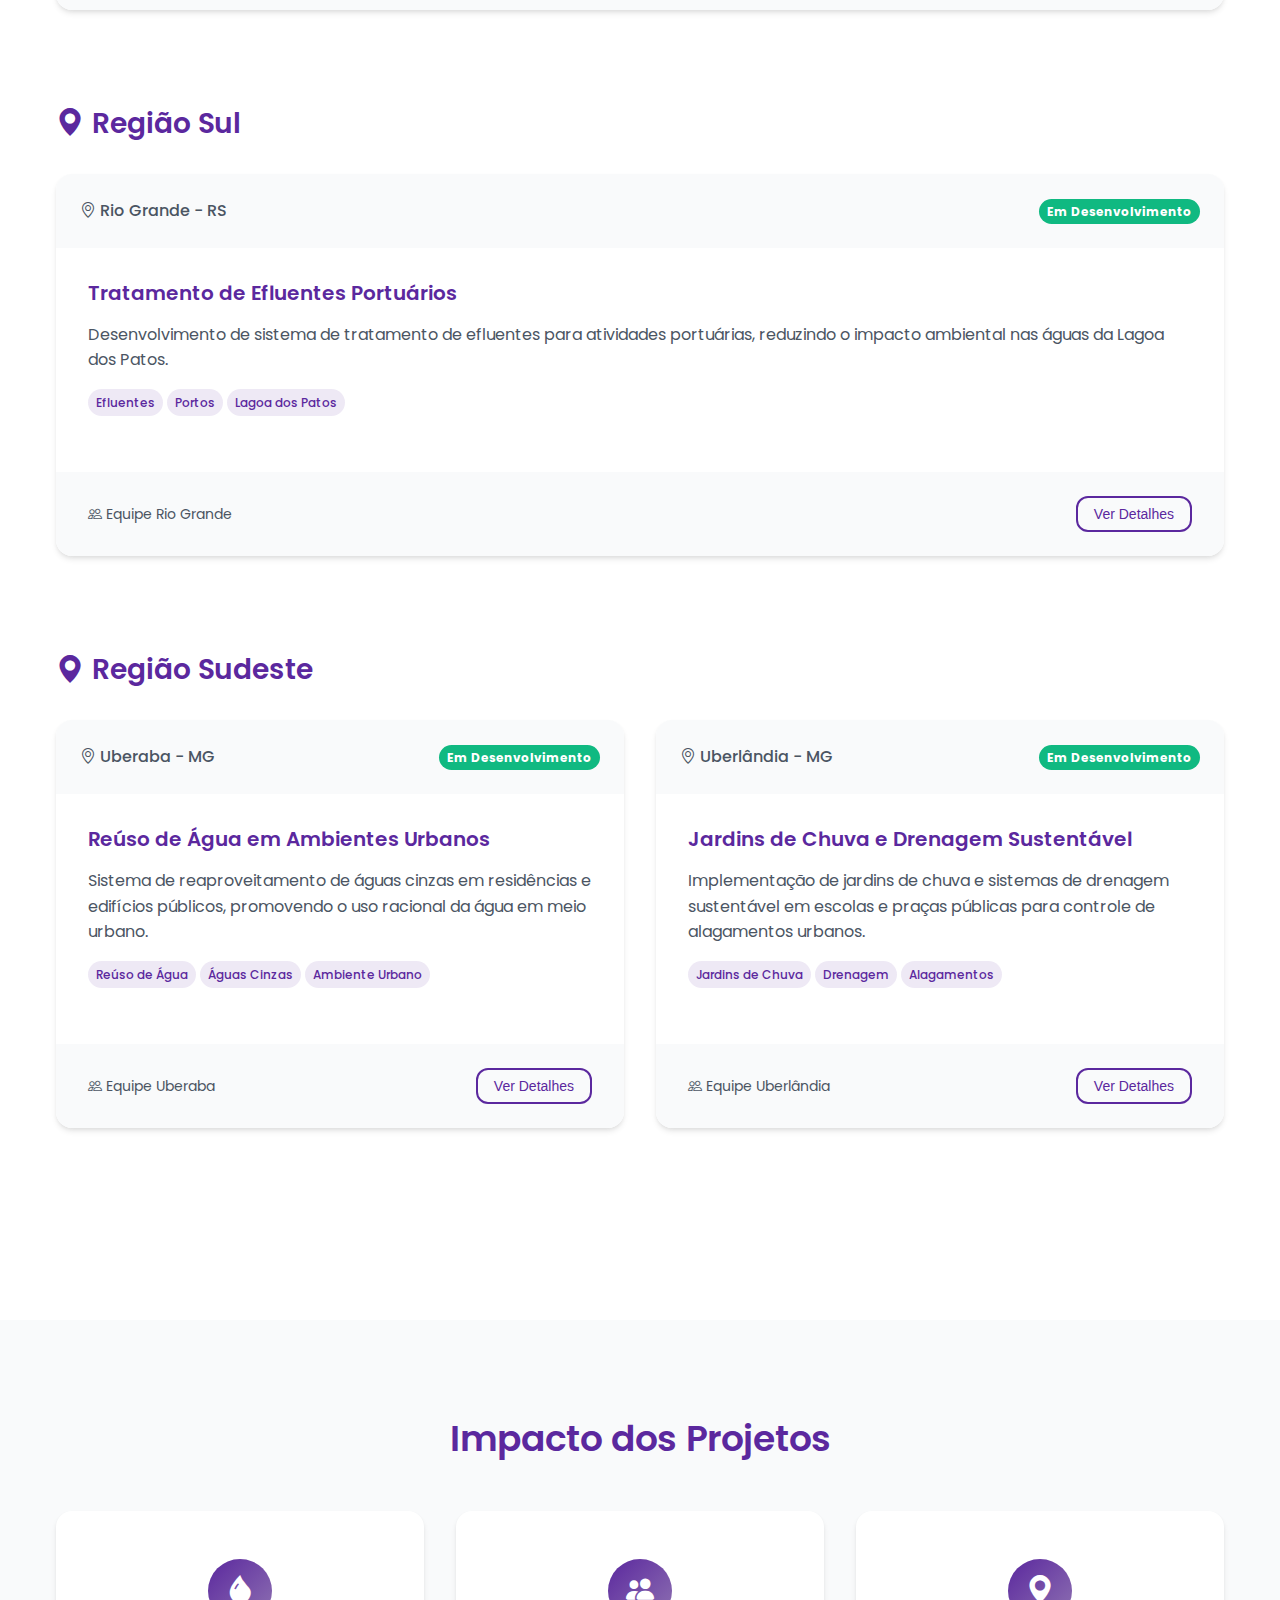
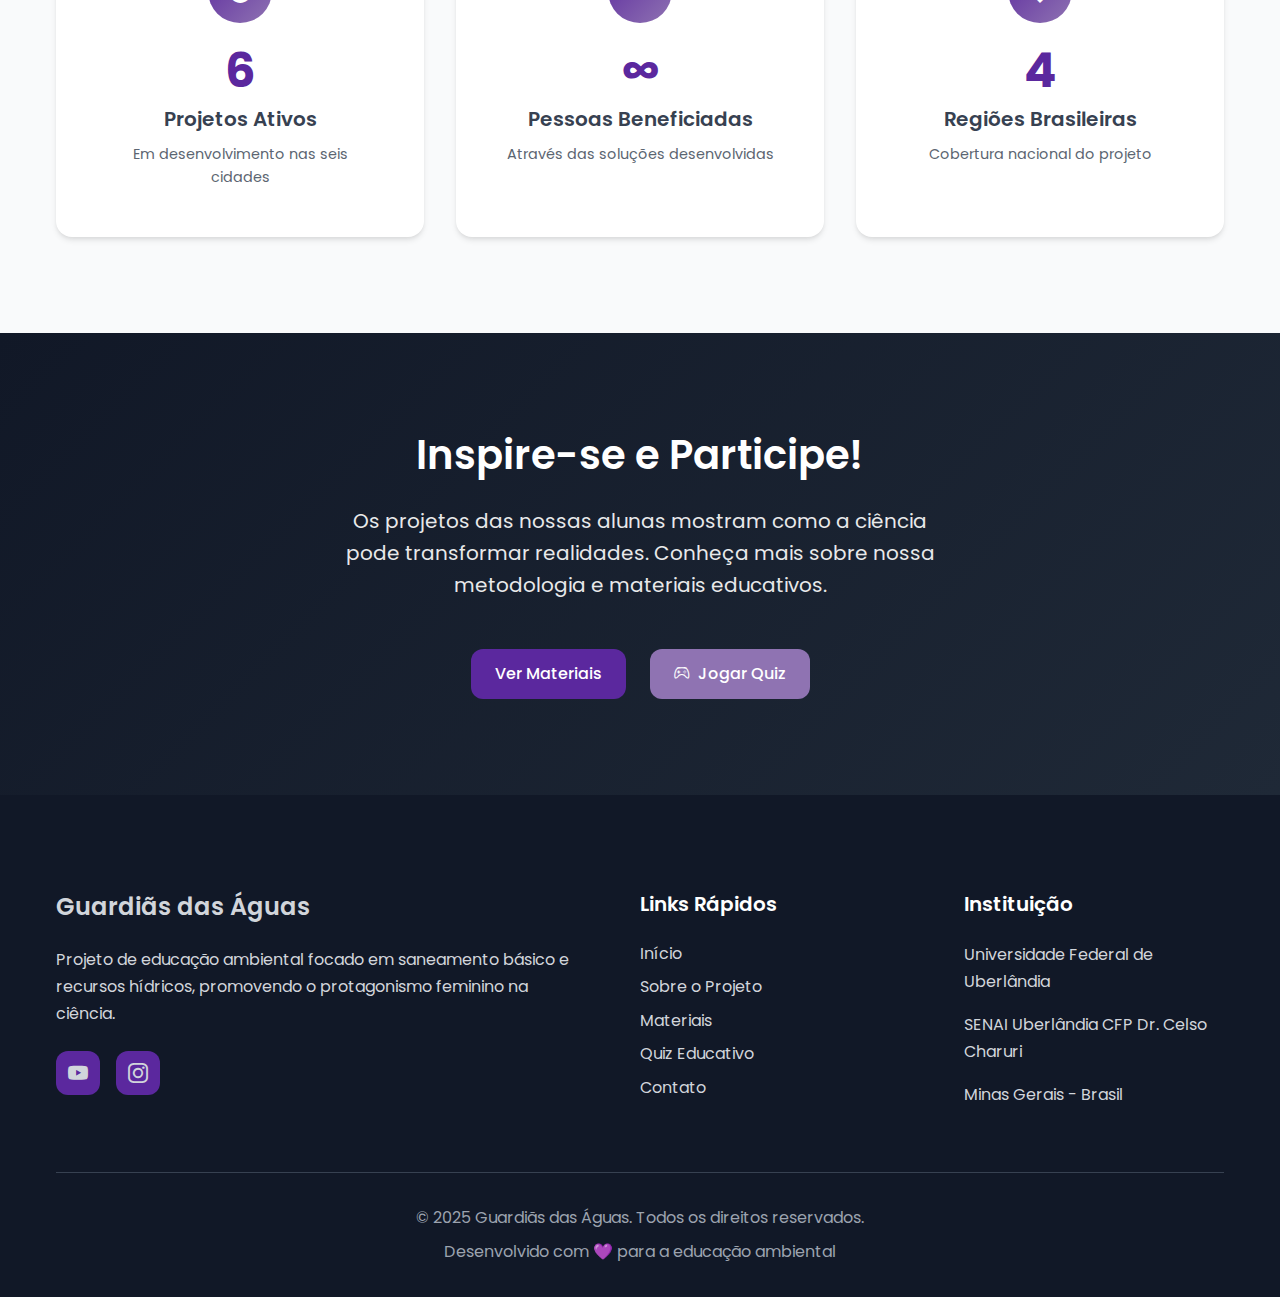
<file: projects.html>
<!DOCTYPE html>
<html lang="pt-BR">
<head>
    <meta charset="UTF-8">
    <meta name="viewport" content="width=device-width, initial-scale=1.0">
    <title>Projetos das Alunas - Guardiãs das Águas</title>
    <meta name="description" content="Conheça os projetos desenvolvidos pelas alunas participantes do Guardiãs das Águas nas seis cidades brasileiras.">
    <link rel="stylesheet" href="css/style.css">
    <link rel="preconnect" href="https://fonts.googleapis.com">
    <link rel="preconnect" href="https://fonts.gstatic.com" crossorigin>
    <link href="https://fonts.googleapis.com/css2?family=Poppins:wght@300;400;500;600;700&display=swap" rel="stylesheet">
    <link href="https://cdn.jsdelivr.net/npm/bootstrap-icons@1.10.0/font/bootstrap-icons.css" rel="stylesheet">
</head>
<body>
    <!-- Header -->
    <header class="header" role="banner">
        <nav class="navbar" role="navigation" aria-label="Menu principal">
            <div class="nav-container">
                <div class="nav-brand">
                    <img src="assets/logo.svg" alt="Logo Guardiãs das Águas" class="logo">
                    <h1 class="brand-name">Guardiãs das Águas</h1>
                </div>
                
                <button class="nav-toggle" aria-label="Abrir menu" aria-expanded="false">
                    <span class="hamburger"></span>
                </button>
                
                <ul class="nav-menu" role="menubar">
                    <li class="nav-item" role="none">
                        <a href="index.html" class="nav-link" role="menuitem">Início</a>
                    </li>
                    <li class="nav-item" role="none">
                        <a href="about.html" class="nav-link" role="menuitem">Sobre</a>
                    </li>
                    <li class="nav-item" role="none">
                        <a href="projects.html" class="nav-link active" role="menuitem">Projetos</a>
                    </li>
                    <li class="nav-item" role="none">
                        <a href="materials.html" class="nav-link" role="menuitem">Materiais</a>
                    </li>
                    <li class="nav-item" role="none">
                        <a href="quiz.html" class="nav-link quiz-link" role="menuitem">
                            <i class="bi bi-controller" aria-hidden="true"></i>
                            Quiz Educativo
                        </a>
                    </li>
                    <li class="nav-item" role="none">
                        <a href="contact.html" class="nav-link" role="menuitem">Contato</a>
                    </li>
                    <li class="nav-item" role="none">
                        <a href="news.html" class="nav-link" role="menuitem">Notícias</a>
                    </li>
                </ul>
            </div>
        </nav>
    </header>

    <main>
        <!-- Page Header -->
        <section class="page-header" aria-labelledby="page-title">
            <div class="container">
                <h1 id="page-title">Projetos das Alunas</h1>
                <p class="page-description">Conheça as iniciativas inovadoras desenvolvidas pelas participantes do projeto em seis cidades brasileiras</p>
            </div>
        </section>

        <!-- Filter Section -->
        <section class="filter-section" aria-labelledby="filter-title">
            <div class="container">
                <h2 id="filter-title" class="sr-only">Filtrar projetos por região</h2>
                <div class="filter-controls">
                    <button class="filter-btn active" data-filter="todos" aria-pressed="true">
                        <i class="bi bi-grid-3x3-gap-fill" aria-hidden="true"></i>
                        Todos os Projetos
                    </button>
                    <button class="filter-btn" data-filter="nordeste" aria-pressed="false">
                        <i class="bi bi-sun-fill" aria-hidden="true"></i>
                        Nordeste
                    </button>
                    <button class="filter-btn" data-filter="centro-oeste" aria-pressed="false">
                        <i class="bi bi-tree-fill" aria-hidden="true"></i>
                        Centro-Oeste
                    </button>
                    <button class="filter-btn" data-filter="sul" aria-pressed="false">
                        <i class="bi bi-snow" aria-hidden="true"></i>
                        Sul
                    </button>
                    <button class="filter-btn" data-filter="sudeste" aria-pressed="false">
                        <i class="bi bi-building" aria-hidden="true"></i>
                        Sudeste
                    </button>
                </div>
            </div>
        </section>

        <!-- Projects Grid -->
        <section class="projects-section" aria-labelledby="projects-title">
            <div class="container">
                <h2 id="projects-title" class="sr-only">Lista de projetos por região</h2>
                
                <!-- Nordeste Projects -->
                <div class="region-section" data-region="nordeste">
                    <h3 class="region-title">
                        <i class="bi bi-geo-alt-fill" aria-hidden="true"></i>
                        Região Nordeste
                    </h3>
                    <div class="projects-grid">
                        <!-- Juazeiro do Norte -->
                        <article class="project-card" data-city="juazeiro-norte">
                            <div class="project-header">
                                <div class="project-location">
                                    <i class="bi bi-geo-alt" aria-hidden="true"></i>
                                    <span>Juazeiro do Norte - CE</span>
                                </div>
                                <div class="project-status">
                                    <span class="status-badge status-active">Em Desenvolvimento</span>
                                </div>
                            </div>
                            <div class="project-content">
                                <h4>Gestão Sustentável de Água no Semiárido</h4>
                                <p>Desenvolvimento de tecnologias sociais para captação e tratamento de água de chuva em comunidades rurais, focando na autonomia hídrica e qualidade de vida.</p>
                                <div class="project-tags">
                                    <span class="tag">Captação de Chuva</span>
                                    <span class="tag">Tecnologia Social</span>
                                    <span class="tag">Comunidades Rurais</span>
                                </div>
                            </div>
                            <div class="project-footer">
                                <div class="project-authors">
                                    <i class="bi bi-people" aria-hidden="true"></i>
                                    <span>Equipe Juazeiro do Norte</span>
                                </div>
                                <button class="btn btn-outline btn-sm" onclick="openProjectModal('juazeiro-norte')">
                                    Ver Detalhes
                                </button>
                            </div>
                        </article>

                        <!-- Aracaju -->
                        <article class="project-card" data-city="aracaju">
                            <div class="project-header">
                                <div class="project-location">
                                    <i class="bi bi-geo-alt" aria-hidden="true"></i>
                                    <span>Aracaju - SE</span>
                                </div>
                                <div class="project-status">
                                    <span class="status-badge status-active">Em Desenvolvimento</span>
                                </div>
                            </div>
                            <div class="project-content">
                                <h4>Monitoramento da Qualidade das Águas Costeiras</h4>
                                <p>Sistema de monitoramento participativo da qualidade das águas em áreas costeiras, incluindo praias e manguezais, com foco na educação ambiental marinha.</p>
                                <div class="project-tags">
                                    <span class="tag">Águas Costeiras</span>
                                    <span class="tag">Monitoramento</span>
                                    <span class="tag">Manguezais</span>
                                </div>
                            </div>
                            <div class="project-footer">
                                <div class="project-authors">
                                    <i class="bi bi-people" aria-hidden="true"></i>
                                    <span>Equipe Aracaju</span>
                                </div>
                                <button class="btn btn-outline btn-sm" onclick="openProjectModal('aracaju')">
                                    Ver Detalhes
                                </button>
                            </div>
                        </article>
                    </div>
                </div>

                <!-- Centro-Oeste Projects -->
                <div class="region-section" data-region="centro-oeste">
                    <h3 class="region-title">
                        <i class="bi bi-geo-alt-fill" aria-hidden="true"></i>
                        Região Centro-Oeste
                    </h3>
                    <div class="projects-grid">
                        <!-- Cuiabá -->
                        <article class="project-card" data-city="cuiaba">
                            <div class="project-header">
                                <div class="project-location">
                                    <i class="bi bi-geo-alt" aria-hidden="true"></i>
                                    <span>Cuiabá - MT</span>
                                </div>
                                <div class="project-status">
                                    <span class="status-badge status-active">Em Desenvolvimento</span>
                                </div>
                            </div>
                            <div class="project-content">
                                <h4>Preservação de Nascentes do Pantanal</h4>
                                <p>Projeto de mapeamento, proteção e recuperação de nascentes na região metropolitana de Cuiabá, com foco na preservação do bioma Pantanal.</p>
                                <div class="project-tags">
                                    <span class="tag">Pantanal</span>
                                    <span class="tag">Nascentes</span>
                                    <span class="tag">Recuperação</span>
                                </div>
                            </div>
                            <div class="project-footer">
                                <div class="project-authors">
                                    <i class="bi bi-people" aria-hidden="true"></i>
                                    <span>Equipe Cuiabá</span>
                                </div>
                                <button class="btn btn-outline btn-sm" onclick="openProjectModal('cuiaba')">
                                    Ver Detalhes
                                </button>
                            </div>
                        </article>
                    </div>
                </div>

                <!-- Sul Projects -->
                <div class="region-section" data-region="sul">
                    <h3 class="region-title">
                        <i class="bi bi-geo-alt-fill" aria-hidden="true"></i>
                        Região Sul
                    </h3>
                    <div class="projects-grid">
                        <!-- Rio Grande -->
                        <article class="project-card" data-city="rio-grande">
                            <div class="project-header">
                                <div class="project-location">
                                    <i class="bi bi-geo-alt" aria-hidden="true"></i>
                                    <span>Rio Grande - RS</span>
                                </div>
                                <div class="project-status">
                                    <span class="status-badge status-active">Em Desenvolvimento</span>
                                </div>
                            </div>
                            <div class="project-content">
                                <h4>Tratamento de Efluentes Portuários</h4>
                                <p>Desenvolvimento de sistema de tratamento de efluentes para atividades portuárias, reduzindo o impacto ambiental nas águas da Lagoa dos Patos.</p>
                                <div class="project-tags">
                                    <span class="tag">Efluentes</span>
                                    <span class="tag">Portos</span>
                                    <span class="tag">Lagoa dos Patos</span>
                                </div>
                            </div>
                            <div class="project-footer">
                                <div class="project-authors">
                                    <i class="bi bi-people" aria-hidden="true"></i>
                                    <span>Equipe Rio Grande</span>
                                </div>
                                <button class="btn btn-outline btn-sm" onclick="openProjectModal('rio-grande')">
                                    Ver Detalhes
                                </button>
                            </div>
                        </article>
                    </div>
                </div>

                <!-- Sudeste Projects -->
                <div class="region-section" data-region="sudeste">
                    <h3 class="region-title">
                        <i class="bi bi-geo-alt-fill" aria-hidden="true"></i>
                        Região Sudeste
                    </h3>
                    <div class="projects-grid">
                        <!-- Uberaba -->
                        <article class="project-card" data-city="uberaba">
                            <div class="project-header">
                                <div class="project-location">
                                    <i class="bi bi-geo-alt" aria-hidden="true"></i>
                                    <span>Uberaba - MG</span>
                                </div>
                                <div class="project-status">
                                    <span class="status-badge status-active">Em Desenvolvimento</span>
                                </div>
                            </div>
                            <div class="project-content">
                                <h4>Reúso de Água em Ambientes Urbanos</h4>
                                <p>Sistema de reaproveitamento de águas cinzas em residências e edifícios públicos, promovendo o uso racional da água em meio urbano.</p>
                                <div class="project-tags">
                                    <span class="tag">Reúso de Água</span>
                                    <span class="tag">Águas Cinzas</span>
                                    <span class="tag">Ambiente Urbano</span>
                                </div>
                            </div>
                            <div class="project-footer">
                                <div class="project-authors">
                                    <i class="bi bi-people" aria-hidden="true"></i>
                                    <span>Equipe Uberaba</span>
                                </div>
                                <button class="btn btn-outline btn-sm" onclick="openProjectModal('uberaba')">
                                    Ver Detalhes
                                </button>
                            </div>
                        </article>

                        <!-- Uberlândia -->
                        <article class="project-card" data-city="uberlandia">
                            <div class="project-header">
                                <div class="project-location">
                                    <i class="bi bi-geo-alt" aria-hidden="true"></i>
                                    <span>Uberlândia - MG</span>
                                </div>
                                <div class="project-status">
                                    <span class="status-badge status-active">Em Desenvolvimento</span>
                                </div>
                            </div>
                            <div class="project-content">
                                <h4>Jardins de Chuva e Drenagem Sustentável</h4>
                                <p>Implementação de jardins de chuva e sistemas de drenagem sustentável em escolas e praças públicas para controle de alagamentos urbanos.</p>
                                <div class="project-tags">
                                    <span class="tag">Jardins de Chuva</span>
                                    <span class="tag">Drenagem</span>
                                    <span class="tag">Alagamentos</span>
                                </div>
                            </div>
                            <div class="project-footer">
                                <div class="project-authors">
                                    <i class="bi bi-people" aria-hidden="true"></i>
                                    <span>Equipe Uberlândia</span>
                                </div>
                                <button class="btn btn-outline btn-sm" onclick="openProjectModal('uberlandia')">
                                    Ver Detalhes
                                </button>
                            </div>
                        </article>
                    </div>
                </div>
            </div>
        </section>

        <!-- Project Statistics -->
        <section class="stats-section" aria-labelledby="stats-title">
            <div class="container">
                <h2 id="stats-title" class="section-title">Impacto dos Projetos</h2>
                <div class="stats-grid">
                    <div class="stat-card">
                        <div class="stat-icon">
                            <i class="bi bi-droplet-fill" aria-hidden="true"></i>
                        </div>
                        <div class="stat-content">
                            <div class="stat-number">6</div>
                            <div class="stat-label">Projetos Ativos</div>
                            <div class="stat-description">Em desenvolvimento nas seis cidades</div>
                        </div>
                    </div>
                    
                    <div class="stat-card">
                        <div class="stat-icon">
                            <i class="bi bi-people-fill" aria-hidden="true"></i>
                        </div>
                        <div class="stat-content">
                            <div class="stat-number">∞</div>
                            <div class="stat-label">Pessoas Beneficiadas</div>
                            <div class="stat-description">Através das soluções desenvolvidas</div>
                        </div>
                    </div>
                    
                    <div class="stat-card">
                        <div class="stat-icon">
                            <i class="bi bi-geo-alt-fill" aria-hidden="true"></i>
                        </div>
                        <div class="stat-content">
                            <div class="stat-number">4</div>
                            <div class="stat-label">Regiões Brasileiras</div>
                            <div class="stat-description">Cobertura nacional do projeto</div>
                        </div>
                    </div>
                </div>
            </div>
        </section>

        <!-- CTA Section -->
        <section class="cta" aria-labelledby="cta-title">
            <div class="container">
                <div class="cta-content">
                    <h2 id="cta-title">Inspire-se e Participe!</h2>
                    <p>Os projetos das nossas alunas mostram como a ciência pode transformar realidades. Conheça mais sobre nossa metodologia e materiais educativos.</p>
                    <div class="cta-actions">
                        <a href="materials.html" class="btn btn-primary">Ver Materiais</a>
                        <a href="quiz.html" class="btn btn-secondary">
                            <i class="bi bi-controller" aria-hidden="true"></i>
                            Jogar Quiz
                        </a>
                    </div>
                </div>
            </div>
        </section>
    </main>

    <!-- Project Details Modal -->
    <div class="modal hidden" id="projectModal" role="dialog" aria-labelledby="modalTitle">
        <div class="modal-overlay" id="modalOverlay"></div>
        <div class="modal-content modal-large">
            <div class="modal-header">
                <h2 id="modalTitle">Detalhes do Projeto</h2>
                <button class="modal-close" id="closeModal" aria-label="Fechar modal">
                    <i class="bi bi-x-lg" aria-hidden="true"></i>
                </button>
            </div>
            <div class="modal-body" id="modalBody">
                <!-- Project details will be inserted here -->
            </div>
        </div>
    </div>

    <!-- Footer -->
    <footer class="footer" role="contentinfo">
        <div class="container">
            <div class="footer-content">
                <div class="footer-section">
                    <h3>Guardiãs das Águas</h3>
                    <p>Projeto de educação ambiental focado em saneamento básico e recursos hídricos, promovendo o protagonismo feminino na ciência.</p>
                    <div class="social-links">
                        <a href="https://www.youtube.com/watch?v=YAmCkvNIiYg" target="_blank" rel="noopener noreferrer" aria-label="Canal no YouTube">
                            <i class="bi bi-youtube" aria-hidden="true"></i>
                        </a>
                        <a href="https://instagram.com/Guardias.agua" target="_blank" rel="noopener noreferrer" aria-label="Perfil no Instagram">
                            <i class="bi bi-instagram" aria-hidden="true"></i>
                        </a>
                    </div>
                </div>
                
                <div class="footer-section">
                    <h4>Links Rápidos</h4>
                    <nav aria-label="Links do rodapé">
                        <ul>
                            <li><a href="index.html">Início</a></li>
                            <li><a href="about.html">Sobre o Projeto</a></li>
                            <li><a href="materials.html">Materiais</a></li>
                            <li><a href="quiz.html">Quiz Educativo</a></li>
                            <li><a href="contact.html">Contato</a></li>
                        </ul>
                    </nav>
                </div>
                
                <div class="footer-section">
                    <h4>Instituição</h4>
                    <p>Universidade Federal de Uberlândia</p>
                    <p>SENAI Uberlândia CFP Dr. Celso Charuri</p>
                    <p>Minas Gerais - Brasil</p>
                </div>
            </div>
            
            <div class="footer-bottom">
                <p>&copy; 2025 Guardiãs das Águas. Todos os direitos reservados.</p>
                <p>Desenvolvido com 💜 para a educação ambiental</p>
            </div>
        </div>
    </footer>

    <script src="js/main.js"></script>
    <script>
        // Project filtering functionality
        const filterButtons = document.querySelectorAll('.filter-btn');
        const regionSections = document.querySelectorAll('.region-section');

        filterButtons.forEach(button => {
            button.addEventListener('click', () => {
                const filter = button.getAttribute('data-filter');
                
                // Update active button
                filterButtons.forEach(btn => {
                    btn.classList.remove('active');
                    btn.setAttribute('aria-pressed', 'false');
                });
                button.classList.add('active');
                button.setAttribute('aria-pressed', 'true');
                
                // Filter sections
                regionSections.forEach(section => {
                    const region = section.getAttribute('data-region');
                    if (filter === 'todos' || filter === region) {
                        section.style.display = 'block';
                    } else {
                        section.style.display = 'none';
                    }
                });
            });
        });

        // Project modal functionality
        const projectDetails = {
            'juazeiro-norte': {
                title: 'Gestão Sustentável de Água no Semiárido',
                location: 'Juazeiro do Norte - CE',
                description: 'Este projeto visa desenvolver e implementar tecnologias sociais para captação, armazenamento e tratamento de água de chuva em comunidades rurais do semiárido cearense.',
                objectives: [
                    'Implementar sistemas de captação de água de chuva',
                    'Desenvolver filtros de baixo custo',
                    'Capacitar a comunidade local',
                    'Promover autonomia hídrica'
                ],
                impact: 'Beneficia diretamente famílias em situação de vulnerabilidade hídrica, proporcionando acesso à água de qualidade e reduzindo a dependência de fontes externas.',
                technologies: ['Cisterna de placas', 'Filtros cerâmicos', 'Sistema de gotejamento', 'Biodigestor'],
                status: 'Em desenvolvimento - Fase de implementação piloto'
            },
            'aracaju': {
                title: 'Monitoramento da Qualidade das Águas Costeiras',
                location: 'Aracaju - SE',
                description: 'Sistema participativo de monitoramento da qualidade das águas em praias e manguezais de Aracaju, envolvendo a comunidade local na coleta e análise de dados.',
                objectives: [
                    'Monitorar qualidade da água costeira',
                    'Formar monitores comunitários',
                    'Criar rede de dados ambientais',
                    'Educação ambiental marinha'
                ],
                impact: 'Fortalece a gestão participativa dos recursos costeiros e promove a conscientização sobre a importância dos ecossistemas marinhos.',
                technologies: ['Kits de análise portáteis', 'App móvel de coleta', 'Sensores IoT', 'Plataforma web'],
                status: 'Em desenvolvimento - Fase de capacitação'
            }
        };

        function openProjectModal(projectId) {
            const modal = document.getElementById('projectModal');
            const modalTitle = document.getElementById('modalTitle');
            const modalBody = document.getElementById('modalBody');
            const project = projectDetails[projectId];

            if (!project) return;

            modalTitle.textContent = project.title;
            modalBody.innerHTML = `
                <div class="project-detail">
                    <div class="project-meta">
                        <span class="location"><i class="bi bi-geo-alt"></i> ${project.location}</span>
                        <span class="status">${project.status}</span>
                    </div>
                    
                    <div class="project-description">
                        <h3>Descrição</h3>
                        <p>${project.description}</p>
                    </div>
                    
                    <div class="project-objectives">
                        <h3>Objetivos</h3>
                        <ul>
                            ${project.objectives.map(obj => `<li>${obj}</li>`).join('')}
                        </ul>
                    </div>
                    
                    <div class="project-impact">
                        <h3>Impacto Esperado</h3>
                        <p>${project.impact}</p>
                    </div>
                    
                    <div class="project-technologies">
                        <h3>Tecnologias Utilizadas</h3>
                        <div class="tech-tags">
                            ${project.technologies.map(tech => `<span class="tag">${tech}</span>`).join('')}
                        </div>
                    </div>
                </div>
            `;

            modal.classList.remove('hidden');
        }

        // Close modal functionality
        document.getElementById('closeModal').addEventListener('click', () => {
            document.getElementById('projectModal').classList.add('hidden');
        });

        document.getElementById('modalOverlay').addEventListener('click', () => {
            document.getElementById('projectModal').classList.add('hidden');
        });
    </script>
</body>
</html>
</file>
<file: css/style.css>
/* ===== CSS VARIABLES ===== */
:root {
  /* Color Scheme - Guardiãs das Águas */
  --color-primary: #5b289e;
  --color-secondary: #8f73b2;
  --color-accent: #dedae07;
  --color-white: #ffffff;
  --color-black: #1a1a1a;
  --color-gray-50: #f9fafb;
  --color-gray-100: #f3f4f6;
  --color-gray-200: #e5e7eb;
  --color-gray-300: #d1d5db;
  --color-gray-400: #9ca3af;
  --color-gray-500: #6b7280;
  --color-gray-600: #4b5563;
  --color-gray-700: #374151;
  --color-gray-800: #1f2937;
  --color-gray-900: #111827;
  
  /* Extended Color Palette */
  --color-success: #10b981;
  --color-warning: #f59e0b;
  --color-error: #ef4444;
  --color-info: #3b82f6;
  
  /* Typography */
  --font-family-primary: 'Poppins', -apple-system, BlinkMacSystemFont, 'Segoe UI', Roboto, sans-serif;
  --font-weight-light: 300;
  --font-weight-regular: 400;
  --font-weight-medium: 500;
  --font-weight-semibold: 600;
  --font-weight-bold: 700;
  
  /* Spacing */
  --spacing-xs: 0.25rem;
  --spacing-sm: 0.5rem;
  --spacing-md: 1rem;
  --spacing-lg: 1.5rem;
  --spacing-xl: 2rem;
  --spacing-2xl: 3rem;
  --spacing-3xl: 4rem;
  --spacing-4xl: 6rem;
  
  /* Border Radius */
  --radius-sm: 0.25rem;
  --radius-md: 0.5rem;
  --radius-lg: 0.75rem;
  --radius-xl: 1rem;
  --radius-2xl: 1.5rem;
  --radius-full: 9999px;
  
  /* Shadows */
  --shadow-sm: 0 1px 2px 0 rgba(0, 0, 0, 0.05);
  --shadow-md: 0 4px 6px -1px rgba(0, 0, 0, 0.1), 0 2px 4px -1px rgba(0, 0, 0, 0.06);
  --shadow-lg: 0 10px 15px -3px rgba(0, 0, 0, 0.1), 0 4px 6px -2px rgba(0, 0, 0, 0.05);
  --shadow-xl: 0 20px 25px -5px rgba(0, 0, 0, 0.1), 0 10px 10px -5px rgba(0, 0, 0, 0.04);
  
  /* Transitions */
  --transition-fast: 150ms ease-in-out;
  --transition-normal: 250ms ease-in-out;
  --transition-slow: 350ms ease-in-out;
  
  /* Container */
  --container-max-width: 1200px;
  --container-padding: 1rem;
}

/* ===== RESET & BASE ===== */
*,
*::before,
*::after {
  box-sizing: border-box;
  margin: 0;
  padding: 0;
}

html {
  font-size: 16px;
  scroll-behavior: smooth;
}

body {
  font-family: var(--font-family-primary);
  font-weight: var(--font-weight-regular);
  line-height: 1.6;
  color: var(--color-gray-800);
  background-color: var(--color-white);
  -webkit-font-smoothing: antialiased;
  -moz-osx-font-smoothing: grayscale;
}

/* ===== ACCESSIBILITY ===== */
.sr-only {
  position: absolute;
  width: 1px;
  height: 1px;
  padding: 0;
  margin: -1px;
  overflow: hidden;
  clip: rect(0, 0, 0, 0);
  white-space: nowrap;
  border: 0;
}

.skip-to-content {
  position: absolute;
  top: -40px;
  left: 6px;
  background: var(--color-primary);
  color: var(--color-white);
  padding: 8px;
  text-decoration: none;
  border-radius: var(--radius-md);
  z-index: 1000;
  transition: top var(--transition-fast);
}

.skip-to-content:focus {
  top: 6px;
}

/* Focus indicators */
*:focus {
  outline: 2px solid var(--color-primary);
  outline-offset: 2px;
}

/* ===== TYPOGRAPHY ===== */
h1, h2, h3, h4, h5, h6 {
  font-weight: var(--font-weight-semibold);
  line-height: 1.3;
  color: var(--color-gray-900);
  margin-bottom: var(--spacing-md);
}

h1 { font-size: 2.5rem; }
h2 { font-size: 2rem; }
h3 { font-size: 1.5rem; }
h4 { font-size: 1.25rem; }
h5 { font-size: 1.125rem; }
h6 { font-size: 1rem; }

p {
  margin-bottom: var(--spacing-md);
}

a {
  color: var(--color-primary);
  text-decoration: none;
  transition: color var(--transition-fast);
}

a:hover {
  color: var(--color-secondary);
}

.link {
  text-decoration: underline;
}

.link:hover {
  text-decoration: none;
}

/* ===== LAYOUT ===== */
.container {
  max-width: var(--container-max-width);
  margin: 0 auto;
  padding: 0 var(--container-padding);
}

.section-title {
  text-align: center;
  color: var(--color-primary);
  margin-bottom: var(--spacing-2xl);
  font-size: 2.25rem;
}

.section-description {
  text-align: center;
  font-size: 1.125rem;
  color: var(--color-gray-600);
  max-width: 600px;
  margin: 0 auto var(--spacing-2xl);
}

.page-header {
  background: linear-gradient(135deg, var(--color-primary) 0%, var(--color-secondary) 100%);
  color: var(--color-white);
  padding: var(--spacing-4xl) 0 var(--spacing-2xl);
  text-align: center;
}

.page-header h1 {
  color: var(--color-white);
  font-size: 3rem;
  margin-bottom: var(--spacing-md);
}

.page-description {
  font-size: 1.25rem;
  opacity: 0.9;
  max-width: 600px;
  margin: 0 auto;
}

/* ===== BUTTONS ===== */
.btn {
  display: inline-flex;
  align-items: center;
  justify-content: center;
  gap: var(--spacing-sm);
  padding: 0.75rem 1.5rem;
  font-size: 1rem;
  font-weight: var(--font-weight-medium);
  text-decoration: none;
  border: none;
  border-radius: var(--radius-lg);
  cursor: pointer;
  transition: all var(--transition-fast);
  white-space: nowrap;
}

.btn:focus {
  outline: 2px solid transparent;
  box-shadow: 0 0 0 2px var(--color-primary);
}

.btn-primary {
  background-color: var(--color-primary);
  color: var(--color-white);
}

.btn-primary:hover {
  background-color: #4a1f85;
  transform: translateY(-2px);
  box-shadow: var(--shadow-lg);
}

.btn-secondary {
  background-color: var(--color-secondary);
  color: var(--color-white);
}

.btn-secondary:hover {
  background-color: #7a5f9a;
  transform: translateY(-2px);
  box-shadow: var(--shadow-lg);
}

.btn-outline {
  background-color: transparent;
  color: var(--color-primary);
  border: 2px solid var(--color-primary);
}

.btn-outline:hover {
  background-color: var(--color-primary);
  color: var(--color-white);
  transform: translateY(-2px);
}

.btn-sm {
  padding: 0.5rem 1rem;
  font-size: 0.875rem;
}

.btn-large {
  padding: 1rem 2rem;
  font-size: 1.125rem;
}

.btn:disabled {
  opacity: 0.6;
  cursor: not-allowed;
}

.btn:disabled:hover {
  transform: none;
}

/* ===== HEADER & NAVIGATION ===== */
.header {
  background-color: var(--color-white);
  box-shadow: var(--shadow-md);
  position: fixed;
  top: 0;
  left: 0;
  right: 0;
  z-index: 100;
}

.navbar {
  padding: var(--spacing-md) 0;
}

.nav-container {
  display: flex;
  align-items: center;
  justify-content: space-between;
}

.nav-brand {
  display: flex;
  align-items: center;
  gap: var(--spacing-md);
  text-decoration: none;
}

.logo {
  width: 48px;
  height: 48px;
}

.brand-name {
  font-size: 1.5rem;
  font-weight: var(--font-weight-bold);
  color: var(--color-primary);
  margin: 0;
}

.nav-menu {
  display: flex;
  list-style: none;
  gap: var(--spacing-lg);
  margin: 0;
}

.nav-link {
  display: flex;
  align-items: center;
  gap: var(--spacing-xs);
  padding: var(--spacing-sm) var(--spacing-md);
  color: var(--color-gray-700);
  font-weight: var(--font-weight-medium);
  border-radius: var(--radius-lg);
  transition: all var(--transition-fast);
}

.nav-link:hover,
.nav-link.active {
  color: var(--color-primary);
  background-color: rgba(91, 40, 158, 0.1);
}

.quiz-link {
  background: linear-gradient(135deg, var(--color-primary), var(--color-secondary));
  color: var(--color-white) !important;
  padding: var(--spacing-sm) var(--spacing-md);
  border-radius: var(--radius-full);
}

.quiz-link:hover {
  transform: translateY(-2px);
  box-shadow: var(--shadow-lg);
  background: linear-gradient(135deg, #4a1f85, #7a5f9a);
}

.nav-toggle {
  display: none;
  background: none;
  border: none;
  cursor: pointer;
  padding: var(--spacing-sm);
  flex-direction: column;
  gap: 4px;
}

.hamburger {
  width: 24px;
  height: 3px;
  background-color: var(--color-gray-700);
  border-radius: 2px;
  transition: var(--transition-fast);
}

.hamburger::before,
.hamburger::after {
  content: '';
  width: 24px;
  height: 3px;
  background-color: var(--color-gray-700);
  border-radius: 2px;
  transition: var(--transition-fast);
}

/* Mobile Navigation */
@media (max-width: 768px) {
  .nav-toggle {
    display: flex;
  }

  .nav-menu {
    position: absolute;
    top: 100%;
    left: 0;
    right: 0;
    background-color: var(--color-white);
    flex-direction: column;
    padding: var(--spacing-lg);
    box-shadow: var(--shadow-lg);
    transform: translateY(-100%);
    opacity: 0;
    visibility: hidden;
    transition: all var(--transition-normal);
  }

  .nav-menu.active {
    transform: translateY(0);
    opacity: 1;
    visibility: visible;
  }

  .nav-link {
    padding: var(--spacing-md);
    border-radius: var(--radius-md);
  }
}

/* ===== MAIN CONTENT ===== */
main {
  margin-top: 80px; /* Account for fixed header */
}

/* ===== HERO SECTION ===== */
.hero {
  background: linear-gradient(135deg, var(--color-primary) 0%, var(--color-secondary) 100%);
  color: var(--color-white);
  padding: var(--spacing-4xl) 0;
  overflow: hidden;
}

.hero-content {
  display: grid;
  grid-template-columns: 1fr 1fr;
  gap: var(--spacing-3xl);
  align-items: center;
}

.hero-title {
  font-size: 3.5rem;
  font-weight: var(--font-weight-bold);
  line-height: 1.2;
  margin-bottom: var(--spacing-lg);
  color: var(--color-white);
}

.highlight {
  color: var(--color-accent);
}

.hero-description {
  font-size: 1.25rem;
  margin-bottom: var(--spacing-2xl);
  opacity: 0.9;
  line-height: 1.7;
}

.hero-actions {
  display: flex;
  gap: var(--spacing-lg);
  flex-wrap: wrap;
}

.hero-image {
  width: 100%;
  max-width: 400px;
  height: auto;
  filter: drop-shadow(0 10px 30px rgba(0, 0, 0, 0.2));
  animation: float 6s ease-in-out infinite;
}

@keyframes float {
  0%, 100% { transform: translateY(0px); }
  50% { transform: translateY(-20px); }
}

@media (max-width: 968px) {
  .hero-content {
    grid-template-columns: 1fr;
    text-align: center;
  }

  .hero-title {
    font-size: 2.5rem;
  }
}

@media (max-width: 576px) {
  .hero-title {
    font-size: 2rem;
  }

  .hero-actions {
    justify-content: center;
  }
}

/* ===== MISSION SECTION ===== */
.mission {
  padding: var(--spacing-4xl) 0;
  background-color: var(--color-gray-50);
}

.mission-grid {
  display: grid;
  grid-template-columns: repeat(auto-fit, minmax(300px, 1fr));
  gap: var(--spacing-2xl);
  margin-top: var(--spacing-2xl);
}

.mission-card {
  background-color: var(--color-white);
  padding: var(--spacing-2xl);
  border-radius: var(--radius-xl);
  box-shadow: var(--shadow-md);
  text-align: center;
  transition: transform var(--transition-normal);
}

.mission-card:hover {
  transform: translateY(-8px);
  box-shadow: var(--shadow-xl);
}

.mission-icon {
  display: inline-flex;
  align-items: center;
  justify-content: center;
  width: 80px;
  height: 80px;
  background: linear-gradient(135deg, var(--color-primary), var(--color-secondary));
  color: var(--color-white);
  border-radius: var(--radius-full);
  font-size: 2rem;
  margin-bottom: var(--spacing-lg);
}

.mission-card h3 {
  color: var(--color-primary);
  font-size: 1.5rem;
  margin-bottom: var(--spacing-md);
}

.mission-card p {
  color: var(--color-gray-600);
  line-height: 1.7;
}

/* ===== IMPACT SECTION ===== */
.impact {
  padding: var(--spacing-4xl) 0;
  background: linear-gradient(135deg, var(--color-primary) 0%, var(--color-secondary) 100%);
  color: var(--color-white);
}

.impact .section-title {
  color: var(--color-white);
}

.impact-stats {
  display: grid;
  grid-template-columns: repeat(auto-fit, minmax(250px, 1fr));
  gap: var(--spacing-2xl);
}

.stat-item {
  text-align: center;
  padding: var(--spacing-xl);
}

.stat-number {
  font-size: 4rem;
  font-weight: var(--font-weight-bold);
  color: var(--color-accent);
  margin-bottom: var(--spacing-sm);
  line-height: 1;
}

.stat-label {
  font-size: 1.5rem;
  font-weight: var(--font-weight-semibold);
  margin-bottom: var(--spacing-sm);
}

.stat-description {
  font-size: 1rem;
  opacity: 0.9;
  line-height: 1.6;
}

/* ===== QUICK ACCESS SECTION ===== */
.quick-access {
  padding: var(--spacing-4xl) 0;
}

.access-grid {
  display: grid;
  grid-template-columns: repeat(auto-fit, minmax(280px, 1fr));
  gap: var(--spacing-xl);
}

.access-card {
  background-color: var(--color-white);
  border: 2px solid var(--color-gray-200);
  border-radius: var(--radius-xl);
  padding: var(--spacing-2xl);
  text-decoration: none;
  color: inherit;
  transition: all var(--transition-normal);
  position: relative;
  overflow: hidden;
}

.access-card:hover {
  transform: translateY(-8px);
  box-shadow: var(--shadow-xl);
  border-color: var(--color-primary);
}

.access-card-featured {
  background: linear-gradient(135deg, rgba(91, 40, 158, 0.05) 0%, rgba(143, 115, 178, 0.05) 100%);
  border-color: var(--color-primary);
}

.access-icon {
  display: inline-flex;
  align-items: center;
  justify-content: center;
  width: 64px;
  height: 64px;
  background: linear-gradient(135deg, var(--color-primary), var(--color-secondary));
  color: var(--color-white);
  border-radius: var(--radius-xl);
  font-size: 1.75rem;
  margin-bottom: var(--spacing-lg);
}

.access-card h3 {
  color: var(--color-primary);
  font-size: 1.375rem;
  margin-bottom: var(--spacing-md);
}

.access-card p {
  color: var(--color-gray-600);
  margin-bottom: 0;
}

.card-badge {
  position: absolute;
  top: var(--spacing-md);
  right: var(--spacing-md);
  background: var(--color-primary);
  color: var(--color-white);
  padding: var(--spacing-xs) var(--spacing-sm);
  border-radius: var(--radius-full);
  font-size: 0.75rem;
  font-weight: var(--font-weight-medium);
}

/* ===== CTA SECTION ===== */
.cta {
  padding: var(--spacing-4xl) 0;
  background: linear-gradient(135deg, var(--color-gray-900) 0%, var(--color-gray-800) 100%);
  color: var(--color-white);
}

.cta-content {
  text-align: center;
  max-width: 600px;
  margin: 0 auto;
}

.cta h2 {
  color: var(--color-white);
  font-size: 2.5rem;
  margin-bottom: var(--spacing-lg);
}

.cta p {
  font-size: 1.25rem;
  opacity: 0.9;
  margin-bottom: var(--spacing-2xl);
}

.cta-actions {
  display: flex;
  gap: var(--spacing-lg);
  justify-content: center;
  flex-wrap: wrap;
}

/* ===== MVV SECTION ===== */
.mvv-section {
  padding: var(--spacing-4xl) 0;
}

.mvv-grid {
  display: grid;
  grid-template-columns: repeat(auto-fit, minmax(350px, 1fr));
  gap: var(--spacing-2xl);
}

.mvv-card {
  background-color: var(--color-white);
  border-radius: var(--radius-xl);
  padding: var(--spacing-2xl);
  box-shadow: var(--shadow-lg);
  border-left: 4px solid var(--color-primary);
}

.mvv-icon {
  display: inline-flex;
  align-items: center;
  justify-content: center;
  width: 60px;
  height: 60px;
  background: var(--color-primary);
  color: var(--color-white);
  border-radius: var(--radius-full);
  font-size: 1.5rem;
  margin-bottom: var(--spacing-lg);
}

.mvv-card h3 {
  color: var(--color-primary);
  margin-bottom: var(--spacing-md);
}

.mvv-card ul {
  list-style: none;
  margin: 0;
  padding: 0;
}

.mvv-card li {
  position: relative;
  padding-left: var(--spacing-lg);
  margin-bottom: var(--spacing-sm);
  color: var(--color-gray-600);
}

.mvv-card li::before {
  content: '✓';
  position: absolute;
  left: 0;
  color: var(--color-success);
  font-weight: bold;
}

/* ===== HISTORY SECTION ===== */
.history-section {
  padding: var(--spacing-4xl) 0;
  background-color: var(--color-gray-50);
}

.history-content {
  display: grid;
  grid-template-columns: 2fr 1fr;
  gap: var(--spacing-3xl);
  align-items: start;
}

.history-text h2 {
  color: var(--color-primary);
  margin-bottom: var(--spacing-lg);
}

.history-text p {
  margin-bottom: var(--spacing-lg);
  color: var(--color-gray-600);
  line-height: 1.7;
}

.history-timeline h3 {
  color: var(--color-primary);
  margin-bottom: var(--spacing-lg);
}

.timeline {
  position: relative;
  padding-left: var(--spacing-lg);
}

.timeline::before {
  content: '';
  position: absolute;
  left: 8px;
  top: 0;
  bottom: 0;
  width: 2px;
  background-color: var(--color-primary);
}

.timeline-item {
  position: relative;
  margin-bottom: var(--spacing-xl);
}

.timeline-item::before {
  content: '';
  position: absolute;
  left: -12px;
  top: 8px;
  width: 16px;
  height: 16px;
  background-color: var(--color-primary);
  border-radius: var(--radius-full);
  border: 3px solid var(--color-white);
}

.timeline-date {
  font-size: 0.875rem;
  font-weight: var(--font-weight-bold);
  color: var(--color-secondary);
  margin-bottom: var(--spacing-xs);
}

.timeline-content h4 {
  color: var(--color-primary);
  margin-bottom: var(--spacing-xs);
}

.timeline-content p {
  color: var(--color-gray-600);
  font-size: 0.9rem;
  margin: 0;
}

@media (max-width: 968px) {
  .history-content {
    grid-template-columns: 1fr;
    gap: var(--spacing-2xl);
  }
}

/* ===== TEAM SECTION ===== */
.team-section {
  padding: var(--spacing-4xl) 0;
}

.team-categories {
  margin-top: var(--spacing-2xl);
}

.team-category {
  margin-bottom: var(--spacing-3xl);
}

.team-category h3 {
  color: var(--color-primary);
  font-size: 1.75rem;
  margin-bottom: var(--spacing-lg);
  display: flex;
  align-items: center;
  gap: var(--spacing-sm);
}

.team-grid {
  display: grid;
  grid-template-columns: repeat(auto-fit, minmax(280px, 1fr));
  gap: var(--spacing-xl);
}

.team-card {
  background-color: var(--color-white);
  border-radius: var(--radius-xl);
  padding: var(--spacing-2xl);
  box-shadow: var(--shadow-md);
  text-align: center;
  transition: transform var(--transition-normal);
}

.team-card:hover {
  transform: translateY(-4px);
  box-shadow: var(--shadow-lg);
}

.team-avatar {
  display: inline-flex;
  align-items: center;
  justify-content: center;
  width: 80px;
  height: 80px;
  background: linear-gradient(135deg, var(--color-primary), var(--color-secondary));
  color: var(--color-white);
  border-radius: var(--radius-full);
  font-size: 2.5rem;
  margin-bottom: var(--spacing-lg);
}

.team-card h4 {
  color: var(--color-primary);
  margin-bottom: var(--spacing-sm);
}

.team-role {
  color: var(--color-secondary);
  font-weight: var(--font-weight-medium);
  margin-bottom: var(--spacing-sm);
}

.team-description {
  color: var(--color-gray-600);
  font-size: 0.9rem;
}

.regions-grid {
  display: grid;
  grid-template-columns: repeat(auto-fit, minmax(250px, 1fr));
  gap: var(--spacing-xl);
}

.region-card {
  background-color: var(--color-white);
  border-radius: var(--radius-lg);
  padding: var(--spacing-xl);
  box-shadow: var(--shadow-md);
  border-left: 4px solid var(--color-primary);
}

.region-icon {
  display: inline-flex;
  align-items: center;
  justify-content: center;
  width: 48px;
  height: 48px;
  background: var(--color-primary);
  color: var(--color-white);
  border-radius: var(--radius-lg);
  font-size: 1.25rem;
  margin-bottom: var(--spacing-md);
}

.region-card h4 {
  color: var(--color-primary);
  margin-bottom: var(--spacing-sm);
}

.region-card ul {
  list-style: none;
  margin-bottom: var(--spacing-md);
}

.region-card li {
  color: var(--color-secondary);
  font-weight: var(--font-weight-medium);
  margin-bottom: var(--spacing-xs);
}

.region-card li::before {
  content: '📍';
  margin-right: var(--spacing-xs);
}

.region-card p {
  color: var(--color-gray-600);
  font-size: 0.9rem;
  margin: 0;
}

/* ===== INSTITUTIONAL SECTION ===== */
.institutional-section {
  padding: var(--spacing-4xl) 0;
  background-color: var(--color-gray-50);
}

.institutional-grid {
  display: grid;
  grid-template-columns: repeat(auto-fit, minmax(350px, 1fr));
  gap: var(--spacing-xl);
}

.institutional-card {
  background-color: var(--color-white);
  border-radius: var(--radius-xl);
  padding: var(--spacing-2xl);
  box-shadow: var(--shadow-md);
  text-align: center;
}

.institutional-icon {
  display: inline-flex;
  align-items: center;
  justify-content: center;
  width: 72px;
  height: 72px;
  background: linear-gradient(135deg, var(--color-primary), var(--color-secondary));
  color: var(--color-white);
  border-radius: var(--radius-xl);
  font-size: 2rem;
  margin-bottom: var(--spacing-lg);
}

.institutional-card h3 {
  color: var(--color-primary);
  margin-bottom: var(--spacing-md);
}

.institutional-card p {
  color: var(--color-gray-600);
  margin: 0;
}

/* ===== FILTERS ===== */
.filter-section,
.materials-nav,
.news-categories {
  padding: var(--spacing-xl) 0;
  background-color: var(--color-gray-50);
}

.filter-controls,
.materials-categories,
.categories-nav {
  display: flex;
  gap: var(--spacing-md);
  justify-content: center;
  flex-wrap: wrap;
}

.filter-btn,
.category-btn,
.category-filter {
  display: inline-flex;
  align-items: center;
  gap: var(--spacing-sm);
  padding: var(--spacing-sm) var(--spacing-lg);
  background-color: var(--color-white);
  border: 2px solid var(--color-gray-300);
  border-radius: var(--radius-full);
  color: var(--color-gray-600);
  font-weight: var(--font-weight-medium);
  cursor: pointer;
  transition: all var(--transition-fast);
}

.filter-btn:hover,
.category-btn:hover,
.category-filter:hover {
  border-color: var(--color-primary);
  color: var(--color-primary);
}

.filter-btn.active,
.category-btn.active,
.category-filter.active {
  background-color: var(--color-primary);
  border-color: var(--color-primary);
  color: var(--color-white);
}

/* ===== PROJECTS SECTION ===== */
.projects-section {
  padding: var(--spacing-4xl) 0;
}

.region-section {
  margin-bottom: var(--spacing-4xl);
}

.region-title {
  color: var(--color-primary);
  font-size: 1.75rem;
  margin-bottom: var(--spacing-xl);
  display: flex;
  align-items: center;
  gap: var(--spacing-sm);
}

.projects-grid {
  display: grid;
  grid-template-columns: repeat(auto-fit, minmax(350px, 1fr));
  gap: var(--spacing-xl);
}

.project-card {
  background-color: var(--color-white);
  border-radius: var(--radius-xl);
  box-shadow: var(--shadow-md);
  overflow: hidden;
  transition: transform var(--transition-normal);
}

.project-card:hover {
  transform: translateY(-4px);
  box-shadow: var(--shadow-lg);
}

.project-header {
  display: flex;
  justify-content: space-between;
  align-items: center;
  padding: var(--spacing-lg);
  background-color: var(--color-gray-50);
}

.project-location {
  display: flex;
  align-items: center;
  gap: var(--spacing-xs);
  color: var(--color-gray-600);
  font-weight: var(--font-weight-medium);
}

.status-badge {
  padding: var(--spacing-xs) var(--spacing-sm);
  border-radius: var(--radius-full);
  font-size: 0.75rem;
  font-weight: var(--font-weight-bold);
}

.status-active {
  background-color: var(--color-success);
  color: var(--color-white);
}

.project-content {
  padding: var(--spacing-xl);
}

.project-content h4 {
  color: var(--color-primary);
  margin-bottom: var(--spacing-md);
}

.project-content p {
  color: var(--color-gray-600);
  margin-bottom: var(--spacing-md);
  line-height: 1.6;
}

.project-tags {
  display: flex;
  flex-wrap: wrap;
  gap: var(--spacing-xs);
  margin-bottom: var(--spacing-lg);
}

.tag {
  padding: var(--spacing-xs) var(--spacing-sm);
  background-color: rgba(91, 40, 158, 0.1);
  color: var(--color-primary);
  border-radius: var(--radius-full);
  font-size: 0.75rem;
  font-weight: var(--font-weight-medium);
}

.project-footer {
  display: flex;
  justify-content: space-between;
  align-items: center;
  padding: var(--spacing-lg) var(--spacing-xl);
  background-color: var(--color-gray-50);
}

.project-authors {
  display: flex;
  align-items: center;
  gap: var(--spacing-xs);
  color: var(--color-gray-600);
  font-size: 0.875rem;
}

/* ===== STATS SECTION ===== */
.stats-section {
  padding: var(--spacing-4xl) 0;
  background-color: var(--color-gray-50);
}

.stats-grid {
  display: grid;
  grid-template-columns: repeat(auto-fit, minmax(250px, 1fr));
  gap: var(--spacing-xl);
}

.stat-card {
  background-color: var(--color-white);
  border-radius: var(--radius-xl);
  padding: var(--spacing-2xl);
  box-shadow: var(--shadow-md);
  text-align: center;
  transition: transform var(--transition-normal);
}

.stat-card:hover {
  transform: translateY(-4px);
  box-shadow: var(--shadow-lg);
}

.stat-icon {
  display: inline-flex;
  align-items: center;
  justify-content: center;
  width: 64px;
  height: 64px;
  background: linear-gradient(135deg, var(--color-primary), var(--color-secondary));
  color: var(--color-white);
  border-radius: var(--radius-full);
  font-size: 1.75rem;
  margin-bottom: var(--spacing-lg);
}

.stat-content .stat-number {
  font-size: 3rem;
  font-weight: var(--font-weight-bold);
  color: var(--color-primary);
  margin-bottom: var(--spacing-sm);
  line-height: 1;
}

.stat-content .stat-label {
  font-size: 1.25rem;
  font-weight: var(--font-weight-semibold);
  color: var(--color-gray-700);
  margin-bottom: var(--spacing-sm);
}

.stat-content .stat-description {
  font-size: 0.9rem;
  color: var(--color-gray-600);
}

/* ===== MATERIALS SECTION ===== */
.materials-section {
  padding: var(--spacing-4xl) 0;
}

.materials-category {
  margin-bottom: var(--spacing-4xl);
}

.category-title {
  color: var(--color-primary);
  font-size: 1.75rem;
  margin-bottom: var(--spacing-xl);
  display: flex;
  align-items: center;
  gap: var(--spacing-sm);
}

.materials-grid {
  display: grid;
  grid-template-columns: repeat(auto-fit, minmax(320px, 1fr));
  gap: var(--spacing-xl);
}

.material-card {
  background-color: var(--color-white);
  border-radius: var(--radius-xl);
  box-shadow: var(--shadow-md);
  overflow: hidden;
  transition: transform var(--transition-normal);
}

.material-card:hover {
  transform: translateY(-4px);
  box-shadow: var(--shadow-lg);
}

.material-icon {
  display: inline-flex;
  align-items: center;
  justify-content: center;
  width: 64px;
  height: 64px;
  border-radius: var(--radius-xl);
  font-size: 2rem;
  margin-bottom: var(--spacing-md);
}

.document-icon {
  background: linear-gradient(135deg, #dc2626, #ef4444);
  color: var(--color-white);
}

.infographic-icon {
  background: linear-gradient(135deg, #059669, #10b981);
  color: var(--color-white);
}

.activity-icon {
  background: linear-gradient(135deg, var(--color-primary), var(--color-secondary));
  color: var(--color-white);
}

.material-content {
  padding: var(--spacing-xl);
}

.material-content h4 {
  color: var(--color-primary);
  margin-bottom: var(--spacing-md);
}

.material-description {
  color: var(--color-gray-600);
  margin-bottom: var(--spacing-md);
  line-height: 1.6;
}

.material-meta {
  display: flex;
  flex-wrap: wrap;
  gap: var(--spacing-md);
  margin-bottom: var(--spacing-lg);
  font-size: 0.875rem;
}

.material-meta span {
  padding: var(--spacing-xs) var(--spacing-sm);
  background-color: var(--color-gray-100);
  color: var(--color-gray-600);
  border-radius: var(--radius-md);
}

.material-actions {
  padding: var(--spacing-lg) var(--spacing-xl);
  background-color: var(--color-gray-50);
  display: flex;
  gap: var(--spacing-sm);
  justify-content: flex-end;
}

.video-card {
  position: relative;
}

.material-video {
  position: relative;
  height: 200px;
  background: linear-gradient(135deg, var(--color-gray-300), var(--color-gray-400));
  display: flex;
  align-items: center;
  justify-content: center;
}

.video-thumbnail {
  display: flex;
  align-items: center;
  justify-content: center;
  width: 80px;
  height: 80px;
  background: rgba(0, 0, 0, 0.7);
  border-radius: var(--radius-full);
  color: var(--color-white);
  font-size: 2rem;
}

.youtube-thumbnail {
  background: #ff0000;
}

.instagram-thumbnail {
  background: linear-gradient(45deg, #f09433 0%, #e6683c 25%, #dc2743 50%, #cc2366 75%, #bc1888 100%);
}

.video-duration {
  position: absolute;
  bottom: var(--spacing-sm);
  right: var(--spacing-sm);
  background: rgba(0, 0, 0, 0.8);
  color: var(--color-white);
  padding: var(--spacing-xs) var(--spacing-sm);
  border-radius: var(--radius-sm);
  font-size: 0.75rem;
}

.interactive-card .material-icon {
  animation: pulse 2s ease-in-out infinite;
}

@keyframes pulse {
  0%, 100% { transform: scale(1); }
  50% { transform: scale(1.05); }
}

.featured {
  position: relative;
}

.featured::before {
  content: '';
  position: absolute;
  top: 0;
  left: 0;
  right: 0;
  bottom: 0;
  background: linear-gradient(135deg, rgba(91, 40, 158, 0.05) 0%, rgba(143, 115, 178, 0.05) 100%);
  pointer-events: none;
}

/* ===== RESOURCES INFO ===== */
.resources-info {
  padding: var(--spacing-4xl) 0;
  background-color: var(--color-gray-50);
}

.info-grid {
  display: grid;
  grid-template-columns: repeat(auto-fit, minmax(300px, 1fr));
  gap: var(--spacing-xl);
}

.info-card {
  background-color: var(--color-white);
  border-radius: var(--radius-xl);
  padding: var(--spacing-2xl);
  box-shadow: var(--shadow-md);
  text-align: center;
}

.info-icon {
  display: inline-flex;
  align-items: center;
  justify-content: center;
  width: 72px;
  height: 72px;
  background: linear-gradient(135deg, var(--color-primary), var(--color-secondary));
  color: var(--color-white);
  border-radius: var(--radius-full);
  font-size: 2rem;
  margin-bottom: var(--spacing-lg);
}

.info-card h3 {
  color: var(--color-primary);
  margin-bottom: var(--spacing-md);
}

.info-card p {
  color: var(--color-gray-600);
  margin-bottom: var(--spacing-md);
  line-height: 1.6;
}

.info-card ul {
  text-align: left;
  list-style: none;
  margin: 0;
}

.info-card li {
  position: relative;
  padding-left: var(--spacing-lg);
  margin-bottom: var(--spacing-sm);
  color: var(--color-gray-600);
}

.info-card li::before {
  content: '✓';
  position: absolute;
  left: 0;
  color: var(--color-success);
  font-weight: bold;
}

/* ===== CONTACT FORMS ===== */
.contact-form-section {
  padding: var(--spacing-4xl) 0;
}

.contact-content {
  display: grid;
  grid-template-columns: 1fr 1fr;
  gap: var(--spacing-4xl);
  align-items: start;
}

.contact-info h2 {
  color: var(--color-primary);
  margin-bottom: var(--spacing-lg);
}

.contact-methods {
  margin-top: var(--spacing-xl);
}

.contact-method {
  display: flex;
  align-items: flex-start;
  gap: var(--spacing-lg);
  margin-bottom: var(--spacing-xl);
}

.contact-icon {
  display: flex;
  align-items: center;
  justify-content: center;
  width: 48px;
  height: 48px;
  background: var(--color-primary);
  color: var(--color-white);
  border-radius: var(--radius-lg);
  font-size: 1.25rem;
  flex-shrink: 0;
}

.contact-details h3 {
  color: var(--color-primary);
  margin-bottom: var(--spacing-xs);
  font-size: 1.125rem;
}

.contact-details h4 {
  color: var(--color-primary);
  margin-bottom: var(--spacing-xs);
  font-size: 1.1rem;
}

.contact-details p {
  color: var(--color-gray-600);
  margin: 0;
}

.coordination-section,
.support-section {
  margin-top: var(--spacing-2xl);
  padding-top: var(--spacing-xl);
  border-top: 2px solid var(--color-gray-100);
}

.coordination-contacts {
  display: flex;
  flex-direction: column;
  gap: var(--spacing-lg);
  margin-top: var(--spacing-lg);
}

.social-link {
  display: inline-flex;
  align-items: center;
  gap: var(--spacing-xs);
  color: var(--color-secondary);
  text-decoration: none;
  font-weight: var(--font-weight-medium);
  transition: all var(--transition-fast);
  margin-top: var(--spacing-sm);
}

.social-link:hover {
  color: var(--color-primary);
  transform: translateX(4px);
}

.social-link i {
  font-size: 1.1rem;
}

.contact-form-container {
  position: relative;
}

.contact-form {
  background-color: var(--color-white);
  border-radius: var(--radius-xl);
  padding: var(--spacing-2xl);
  box-shadow: var(--shadow-lg);
}

.form-group {
  margin-bottom: var(--spacing-lg);
}

.form-label {
  display: block;
  font-weight: var(--font-weight-medium);
  color: var(--color-gray-700);
  margin-bottom: var(--spacing-sm);
}

.form-input,
.form-select,
.form-textarea {
  width: 100%;
  padding: 0.75rem 1rem;
  border: 2px solid var(--color-gray-300);
  border-radius: var(--radius-lg);
  font-family: inherit;
  font-size: 1rem;
  transition: border-color var(--transition-fast);
}

.form-input:focus,
.form-select:focus,
.form-textarea:focus {
  outline: none;
  border-color: var(--color-primary);
}

.form-input.error,
.form-select.error,
.form-textarea.error {
  border-color: var(--color-error);
}

.form-textarea {
  resize: vertical;
  min-height: 120px;
}

.checkbox-label {
  display: flex;
  align-items: flex-start;
  gap: var(--spacing-sm);
  font-size: 0.9rem;
  color: var(--color-gray-600);
  cursor: pointer;
}

.checkbox-label input[type="checkbox"] {
  opacity: 0;
  position: absolute;
}

.checkbox-custom {
  display: flex;
  align-items: center;
  justify-content: center;
  width: 20px;
  height: 20px;
  border: 2px solid var(--color-gray-300);
  border-radius: var(--radius-sm);
  transition: all var(--transition-fast);
  flex-shrink: 0;
}

.checkbox-label input[type="checkbox"]:checked + .checkbox-custom {
  background-color: var(--color-primary);
  border-color: var(--color-primary);
}

.checkbox-label input[type="checkbox"]:checked + .checkbox-custom::after {
  content: '✓';
  color: var(--color-white);
  font-size: 0.75rem;
  font-weight: bold;
}

.error-message {
  color: var(--color-error);
  font-size: 0.875rem;
  margin-top: var(--spacing-xs);
  min-height: 1.2em;
}

.form-success {
  background-color: var(--color-white);
  border-radius: var(--radius-xl);
  padding: var(--spacing-3xl);
  box-shadow: var(--shadow-lg);
  text-align: center;
}

.success-icon {
  display: inline-flex;
  align-items: center;
  justify-content: center;
  width: 80px;
  height: 80px;
  background: var(--color-success);
  color: var(--color-white);
  border-radius: var(--radius-full);
  font-size: 2rem;
  margin-bottom: var(--spacing-lg);
}

.form-success h3 {
  color: var(--color-success);
  margin-bottom: var(--spacing-md);
}

@media (max-width: 968px) {
  .contact-content {
    grid-template-columns: 1fr;
    gap: var(--spacing-2xl);
  }
}

/* ===== SOCIAL SECTION ===== */
.social-section {
  padding: var(--spacing-4xl) 0;
  background-color: var(--color-gray-50);
}

.social-grid {
  display: grid;
  grid-template-columns: repeat(auto-fit, minmax(300px, 1fr));
  gap: var(--spacing-xl);
}

.social-card {
  background-color: var(--color-white);
  border-radius: var(--radius-xl);
  padding: var(--spacing-2xl);
  box-shadow: var(--shadow-md);
  transition: all var(--transition-normal);
  text-decoration: none;
  color: inherit;
  display: flex;
  align-items: center;
  gap: var(--spacing-lg);
}

.social-card:hover {
  transform: translateY(-4px);
  box-shadow: var(--shadow-lg);
}

.social-card.youtube:hover {
  border-left: 4px solid #ff0000;
}

.social-card.instagram:hover {
  border-left: 4px solid #e4405f;
}

.social-icon {
  display: flex;
  align-items: center;
  justify-content: center;
  width: 60px;
  height: 60px;
  border-radius: var(--radius-xl);
  font-size: 1.75rem;
  flex-shrink: 0;
}

.youtube .social-icon {
  background: #ff0000;
  color: var(--color-white);
}

.instagram .social-icon {
  background: linear-gradient(45deg, #f09433 0%, #e6683c 25%, #dc2743 50%, #cc2366 75%, #bc1888 100%);
  color: var(--color-white);
}

.social-content h3 {
  color: var(--color-primary);
  margin-bottom: var(--spacing-xs);
}

.social-content p {
  color: var(--color-gray-600);
  margin: 0;
  font-size: 0.9rem;
}

/* ===== REPORTING SECTION ===== */
.reporting-section {
  padding: var(--spacing-4xl) 0;
}

.reporting-grid {
  display: grid;
  grid-template-columns: repeat(auto-fit, minmax(280px, 1fr));
  gap: var(--spacing-xl);
}

.reporting-card {
  background-color: var(--color-white);
  border-radius: var(--radius-xl);
  padding: var(--spacing-2xl);
  box-shadow: var(--shadow-md);
  border-left: 4px solid var(--color-primary);
}

.reporting-icon {
  display: inline-flex;
  align-items: center;
  justify-content: center;
  width: 60px;
  height: 60px;
  background: var(--color-primary);
  color: var(--color-white);
  border-radius: var(--radius-full);
  font-size: 1.5rem;
  margin-bottom: var(--spacing-lg);
}

.reporting-card h3 {
  color: var(--color-primary);
  margin-bottom: var(--spacing-sm);
}

.reporting-card > p {
  color: var(--color-gray-600);
  margin-bottom: var(--spacing-lg);
  font-size: 0.9rem;
}

.reporting-contacts {
  margin-top: var(--spacing-md);
}

.contact-item {
  display: flex;
  align-items: center;
  gap: var(--spacing-sm);
  margin-bottom: var(--spacing-sm);
  color: var(--color-gray-600);
  font-size: 0.9rem;
}

.contact-item a {
  color: var(--color-primary);
}

/* ===== EMERGENCY SECTION ===== */
.emergency-section {
  padding: var(--spacing-4xl) 0;
  background-color: var(--color-gray-50);
}

.emergency-grid {
  display: grid;
  grid-template-columns: repeat(auto-fit, minmax(300px, 1fr));
  gap: var(--spacing-xl);
}

.emergency-card {
  background-color: var(--color-white);
  border-radius: var(--radius-xl);
  padding: var(--spacing-2xl);
  box-shadow: var(--shadow-md);
  text-align: center;
}

.emergency-card.urgent {
  border: 2px solid var(--color-error);
  background: linear-gradient(135deg, rgba(239, 68, 68, 0.05) 0%, rgba(239, 68, 68, 0.02) 100%);
}

.emergency-icon {
  display: inline-flex;
  align-items: center;
  justify-content: center;
  width: 72px;
  height: 72px;
  border-radius: var(--radius-full);
  font-size: 2rem;
  margin-bottom: var(--spacing-lg);
}

.emergency-card.urgent .emergency-icon {
  background: var(--color-error);
  color: var(--color-white);
}

.emergency-card:not(.urgent) .emergency-icon {
  background: var(--color-primary);
  color: var(--color-white);
}

.emergency-card h3 {
  color: var(--color-primary);
  margin-bottom: var(--spacing-md);
}

.emergency-card p {
  color: var(--color-gray-600);
  margin-bottom: var(--spacing-lg);
  font-size: 0.9rem;
}

.emergency-number {
  font-size: 3rem;
  font-weight: var(--font-weight-bold);
  color: var(--color-error);
  margin-bottom: var(--spacing-sm);
  line-height: 1;
}

.emergency-card:not(.urgent) .emergency-number {
  color: var(--color-primary);
}

.emergency-label {
  font-weight: var(--font-weight-bold);
  color: var(--color-gray-700);
  margin: 0;
}

/* ===== NEWS SECTIONS ===== */
.featured-news {
  padding: var(--spacing-4xl) 0;
  background-color: var(--color-gray-50);
}

.featured-article {
  display: grid;
  grid-template-columns: 2fr 1fr;
  gap: var(--spacing-3xl);
  align-items: center;
  background-color: var(--color-white);
  border-radius: var(--radius-2xl);
  padding: var(--spacing-3xl);
  box-shadow: var(--shadow-lg);
}

.featured-meta {
  display: flex;
  align-items: center;
  gap: var(--spacing-lg);
  margin-bottom: var(--spacing-lg);
}

.news-date {
  display: flex;
  align-items: center;
  gap: var(--spacing-xs);
  color: var(--color-gray-500);
  font-size: 0.9rem;
}

.news-category {
  padding: var(--spacing-xs) var(--spacing-sm);
  background: var(--color-primary);
  color: var(--color-white);
  border-radius: var(--radius-full);
  font-size: 0.75rem;
  font-weight: var(--font-weight-bold);
}

.featured-article h3 {
  color: var(--color-primary);
  font-size: 2rem;
  margin-bottom: var(--spacing-lg);
}

.featured-article p {
  color: var(--color-gray-600);
  margin-bottom: var(--spacing-lg);
  line-height: 1.7;
  font-size: 1.125rem;
}

.featured-highlights {
  display: grid;
  grid-template-columns: repeat(auto-fit, minmax(200px, 1fr));
  gap: var(--spacing-md);
  margin-bottom: var(--spacing-xl);
}

.highlight-item {
  display: flex;
  align-items: center;
  gap: var(--spacing-sm);
  color: var(--color-gray-600);
  font-size: 0.9rem;
}

.highlight-item i {
  color: var(--color-primary);
}

.featured-image {
  display: flex;
  justify-content: center;
  align-items: center;
}

.news-illustration {
  max-width: 100%;
  height: auto;
  filter: drop-shadow(var(--shadow-lg));
}

@media (max-width: 968px) {
  .featured-article {
    grid-template-columns: 1fr;
    text-align: center;
  }

  .featured-highlights {
    grid-template-columns: 1fr;
  }
}

.news-grid-section {
  padding: var(--spacing-4xl) 0;
}

.news-grid {
  display: grid;
  grid-template-columns: repeat(auto-fit, minmax(320px, 1fr));
  gap: var(--spacing-xl);
}

.news-card {
  background-color: var(--color-white);
  border-radius: var(--radius-xl);
  box-shadow: var(--shadow-md);
  overflow: hidden;
  transition: transform var(--transition-normal);
}

.news-card:hover {
  transform: translateY(-4px);
  box-shadow: var(--shadow-lg);
}

.news-header {
  display: flex;
  justify-content: space-between;
  align-items: flex-start;
  padding: var(--spacing-lg);
  background-color: var(--color-gray-50);
}

.news-date {
  display: flex;
  flex-direction: column;
  align-items: center;
  text-align: center;
  min-width: 60px;
}

.date-day {
  font-size: 1.5rem;
  font-weight: var(--font-weight-bold);
  color: var(--color-primary);
  line-height: 1;
}

.date-month {
  font-size: 0.75rem;
  font-weight: var(--font-weight-bold);
  color: var(--color-gray-500);
  text-transform: uppercase;
  letter-spacing: 1px;
}

.news-badge {
  padding: var(--spacing-xs) var(--spacing-sm);
  border-radius: var(--radius-full);
  font-size: 0.75rem;
  font-weight: var(--font-weight-bold);
  text-transform: uppercase;
}

.event-badge {
  background: var(--color-info);
  color: var(--color-white);
}

.project-badge {
  background: var(--color-success);
  color: var(--color-white);
}

.education-badge {
  background: var(--color-primary);
  color: var(--color-white);
}

.partnership-badge {
  background: var(--color-warning);
  color: var(--color-white);
}

.news-content {
  padding: var(--spacing-xl);
}

.news-content h3 {
  color: var(--color-primary);
  margin-bottom: var(--spacing-md);
  line-height: 1.3;
}

.news-content p {
  color: var(--color-gray-600);
  margin-bottom: var(--spacing-lg);
  line-height: 1.6;
}

.news-meta {
  display: flex;
  flex-wrap: wrap;
  gap: var(--spacing-md);
  margin-bottom: var(--spacing-lg);
  font-size: 0.875rem;
}

.news-meta span {
  display: flex;
  align-items: center;
  gap: var(--spacing-xs);
  color: var(--color-gray-500);
}

.news-actions {
  padding: var(--spacing-lg) var(--spacing-xl);
  background-color: var(--color-gray-50);
  display: flex;
  justify-content: flex-end;
}

.empty-state {
  text-align: center;
  padding: var(--spacing-4xl);
  color: var(--color-gray-500);
}

.empty-icon {
  font-size: 4rem;
  margin-bottom: var(--spacing-lg);
}

.empty-state h3 {
  color: var(--color-gray-600);
  margin-bottom: var(--spacing-md);
}

/* ===== UPCOMING EVENTS ===== */
.upcoming-events {
  padding: var(--spacing-4xl) 0;
  background-color: var(--color-gray-50);
}

.events-calendar {
  max-width: 800px;
  margin: 0 auto;
}

.event-item {
  display: flex;
  align-items: center;
  gap: var(--spacing-xl);
  background-color: var(--color-white);
  border-radius: var(--radius-xl);
  padding: var(--spacing-xl);
  margin-bottom: var(--spacing-lg);
  box-shadow: var(--shadow-md);
  transition: transform var(--transition-normal);
}

.event-item:hover {
  transform: translateY(-2px);
  box-shadow: var(--shadow-lg);
}

.event-date {
  display: flex;
  align-items: center;
  gap: var(--spacing-md);
  flex-shrink: 0;
}

.date-number {
  font-size: 2.5rem;
  font-weight: var(--font-weight-bold);
  color: var(--color-primary);
  line-height: 1;
}

.date-info {
  display: flex;
  flex-direction: column;
}

.date-month {
  font-size: 0.875rem;
  font-weight: var(--font-weight-bold);
  color: var(--color-gray-500);
  text-transform: uppercase;
}

.date-year {
  font-size: 0.75rem;
  color: var(--color-gray-400);
}

.event-details {
  flex: 1;
}

.event-details h3 {
  color: var(--color-primary);
  margin-bottom: var(--spacing-sm);
}

.event-details p {
  color: var(--color-gray-600);
  margin-bottom: var(--spacing-sm);
  font-size: 0.9rem;
}

.event-meta {
  display: flex;
  gap: var(--spacing-lg);
  font-size: 0.875rem;
  color: var(--color-gray-500);
}

.event-meta span {
  display: flex;
  align-items: center;
  gap: var(--spacing-xs);
}

.event-actions {
  flex-shrink: 0;
}

@media (max-width: 768px) {
  .event-item {
    flex-direction: column;
    text-align: center;
    gap: var(--spacing-lg);
  }

  .event-date {
    justify-content: center;
  }

  .event-meta {
    justify-content: center;
    flex-wrap: wrap;
  }
}

/* ===== NEWSLETTER ===== */
.newsletter {
  padding: var(--spacing-4xl) 0;
  background: linear-gradient(135deg, var(--color-primary) 0%, var(--color-secondary) 100%);
  color: var(--color-white);
}

.newsletter-content {
  display: grid;
  grid-template-columns: 2fr 1fr;
  gap: var(--spacing-3xl);
  align-items: center;
}

.newsletter-text h2 {
  color: var(--color-white);
  margin-bottom: var(--spacing-md);
}

.newsletter-text p {
  opacity: 0.9;
  font-size: 1.125rem;
}

.newsletter-form {
  width: 100%;
}

.newsletter-input-group {
  display: flex;
  gap: var(--spacing-sm);
  margin-bottom: var(--spacing-md);
}

.newsletter-input {
  flex: 1;
  padding: 0.75rem 1rem;
  border: 2px solid transparent;
  border-radius: var(--radius-lg);
  font-size: 1rem;
}

.newsletter-input:focus {
  outline: none;
  border-color: var(--color-white);
}

.newsletter-error,
.newsletter-success {
  font-size: 0.875rem;
  padding: var(--spacing-sm);
  border-radius: var(--radius-md);
  text-align: center;
}

.newsletter-error {
  background: rgba(239, 68, 68, 0.2);
  color: var(--color-white);
}

.newsletter-success {
  background: rgba(16, 185, 129, 0.2);
  color: var(--color-white);
  display: flex;
  align-items: center;
  justify-content: center;
  gap: var(--spacing-xs);
}

@media (max-width: 968px) {
  .newsletter-content {
    grid-template-columns: 1fr;
    text-align: center;
  }

  .newsletter-input-group {
    flex-direction: column;
  }
}

/* ===== MODALS ===== */
.modal {
  position: fixed;
  top: 0;
  left: 0;
  right: 0;
  bottom: 0;
  z-index: 1000;
  display: flex;
  align-items: center;
  justify-content: center;
  padding: var(--spacing-lg);
}

.modal-overlay {
  position: absolute;
  top: 0;
  left: 0;
  right: 0;
  bottom: 0;
  background: rgba(0, 0, 0, 0.8);
  cursor: pointer;
}

.modal-content {
  position: relative;
  background: var(--color-white);
  border-radius: var(--radius-xl);
  max-width: 600px;
  width: 100%;
  max-height: 90vh;
  display: flex;
  flex-direction: column;
  box-shadow: var(--shadow-xl);
}

.modal-large {
  max-width: 900px;
}

.modal-header {
  display: flex;
  justify-content: space-between;
  align-items: center;
  padding: var(--spacing-xl);
  border-bottom: 1px solid var(--color-gray-200);
}

.modal-header h2 {
  color: var(--color-primary);
  margin: 0;
}

.modal-close {
  display: flex;
  align-items: center;
  justify-content: center;
  width: 40px;
  height: 40px;
  background: none;
  border: none;
  border-radius: var(--radius-full);
  cursor: pointer;
  color: var(--color-gray-500);
  transition: all var(--transition-fast);
}

.modal-close:hover {
  background-color: var(--color-gray-100);
  color: var(--color-gray-700);
}

.modal-body {
  padding: var(--spacing-xl);
  overflow-y: auto;
  flex: 1;
}

.hidden {
  display: none !important;
}

/* Project Detail Styles */
.project-detail {
  max-width: none;
}

.project-meta {
  display: flex;
  justify-content: space-between;
  align-items: center;
  padding: var(--spacing-lg);
  background-color: var(--color-gray-50);
  border-radius: var(--radius-lg);
  margin-bottom: var(--spacing-xl);
}

.location {
  display: flex;
  align-items: center;
  gap: var(--spacing-xs);
  color: var(--color-gray-600);
  font-weight: var(--font-weight-medium);
}

.status {
  color: var(--color-success);
  font-weight: var(--font-weight-medium);
  font-size: 0.9rem;
}

.project-detail h3 {
  color: var(--color-primary);
  margin-top: var(--spacing-xl);
  margin-bottom: var(--spacing-md);
  font-size: 1.375rem;
}

.project-detail ul {
  margin-bottom: var(--spacing-lg);
}

.project-detail li {
  margin-bottom: var(--spacing-sm);
  color: var(--color-gray-600);
}

.tech-tags {
  display: flex;
  flex-wrap: wrap;
  gap: var(--spacing-xs);
}

/* Material Viewer */
.material-viewer {
  text-align: center;
  padding: var(--spacing-3xl);
}

.viewer-placeholder {
  color: var(--color-gray-500);
}

.viewer-placeholder h3 {
  color: var(--color-gray-600);
  margin: var(--spacing-lg) 0;
}

/* News Detail */
.news-detail-meta {
  margin-bottom: var(--spacing-xl);
  padding-bottom: var(--spacing-lg);
  border-bottom: 1px solid var(--color-gray-200);
}

.news-detail-date {
  color: var(--color-gray-500);
  font-size: 0.9rem;
}

.news-detail-content h3 {
  color: var(--color-primary);
  margin-top: var(--spacing-xl);
  margin-bottom: var(--spacing-md);
}

.news-detail-content p {
  color: var(--color-gray-600);
  line-height: 1.7;
  margin-bottom: var(--spacing-lg);
}

.news-detail-content ul {
  margin-bottom: var(--spacing-lg);
}

.news-detail-content li {
  color: var(--color-gray-600);
  margin-bottom: var(--spacing-sm);
}

/* ===== FOOTER ===== */
.footer {
  background-color: var(--color-gray-900);
  color: var(--color-gray-300);
  padding: var(--spacing-4xl) 0 var(--spacing-xl);
}

.footer-content {
  display: grid;
  grid-template-columns: 2fr 1fr 1fr;
  gap: var(--spacing-3xl);
  margin-bottom: var(--spacing-2xl);
}

.footer-section h3,
.footer-section h4 {
  color: var(--color-white);
  margin-bottom: var(--spacing-lg);
}

.footer-section h3 {
  color: var(--color-accent);
  font-size: 1.5rem;
}

.footer-section p {
  line-height: 1.7;
  margin-bottom: var(--spacing-md);
}

.social-links {
  display: flex;
  gap: var(--spacing-md);
  margin-top: var(--spacing-lg);
}

.social-links a {
  display: flex;
  align-items: center;
  justify-content: center;
  width: 44px;
  height: 44px;
  background-color: var(--color-primary);
  color: var(--color-white);
  border-radius: var(--radius-lg);
  font-size: 1.25rem;
  transition: all var(--transition-fast);
}

.social-links a:hover {
  background-color: var(--color-secondary);
  transform: translateY(-2px);
}

.footer-section ul {
  list-style: none;
  margin: 0;
  padding: 0;
}

.footer-section li {
  margin-bottom: var(--spacing-sm);
}

.footer-section a {
  color: var(--color-gray-300);
  transition: color var(--transition-fast);
}

.footer-section a:hover {
  color: var(--color-white);
}

.footer-bottom {
  padding-top: var(--spacing-xl);
  border-top: 1px solid var(--color-gray-700);
  text-align: center;
  color: var(--color-gray-400);
}

.footer-bottom p {
  margin-bottom: var(--spacing-sm);
}

.footer-bottom p:last-child {
  margin-bottom: 0;
}

@media (max-width: 968px) {
  .footer-content {
    grid-template-columns: 1fr;
    gap: var(--spacing-2xl);
    text-align: center;
  }

  .social-links {
    justify-content: center;
  }
}

/* ===== UTILITIES ===== */
.text-center { text-align: center; }
.text-left { text-align: left; }
.text-right { text-align: right; }

.text-primary { color: var(--color-primary); }
.text-secondary { color: var(--color-secondary); }
.text-success { color: var(--color-success); }
.text-warning { color: var(--color-warning); }
.text-error { color: var(--color-error); }

.bg-primary { background-color: var(--color-primary); }
.bg-secondary { background-color: var(--color-secondary); }
.bg-gray-50 { background-color: var(--color-gray-50); }

.mb-0 { margin-bottom: 0; }
.mb-sm { margin-bottom: var(--spacing-sm); }
.mb-md { margin-bottom: var(--spacing-md); }
.mb-lg { margin-bottom: var(--spacing-lg); }
.mb-xl { margin-bottom: var(--spacing-xl); }

.mt-0 { margin-top: 0; }
.mt-sm { margin-top: var(--spacing-sm); }
.mt-md { margin-top: var(--spacing-md); }
.mt-lg { margin-top: var(--spacing-lg); }
.mt-xl { margin-top: var(--spacing-xl); }

/* ===== RESPONSIVE DESIGN ===== */
@media (max-width: 1200px) {
  .container {
    max-width: 100%;
    padding: 0 var(--spacing-lg);
  }
}

@media (max-width: 768px) {
  :root {
    --container-padding: 1rem;
  }

  .hero-title {
    font-size: 2.25rem;
  }

  .section-title {
    font-size: 1.875rem;
  }

  .hero-actions,
  .cta-actions {
    flex-direction: column;
    align-items: center;
  }

  .btn {
    width: 100%;
    max-width: 280px;
  }

  .stats-grid,
  .mission-grid,
  .access-grid {
    grid-template-columns: 1fr;
  }

  .modal-content {
    margin: var(--spacing-md);
    max-height: calc(100vh - 2rem);
  }

  .modal-header,
  .modal-body {
    padding: var(--spacing-lg);
  }
}

@media (max-width: 576px) {
  .hero-title {
    font-size: 2rem;
  }

  .section-title {
    font-size: 1.75rem;
  }

  .page-header h1 {
    font-size: 2.25rem;
  }

  .page-description {
    font-size: 1.125rem;
  }

  .cta h2 {
    font-size: 2rem;
  }
}

/* ===== PRINT STYLES ===== */
@media print {
  .header,
  .footer,
  .nav-toggle,
  .btn,
  .quiz-link,
  .social-links,
  .modal {
    display: none !important;
  }

  main {
    margin-top: 0;
  }

  .hero {
    background: none;
    color: var(--color-black);
  }

  .hero-title,
  .section-title,
  h1, h2, h3, h4, h5, h6 {
    color: var(--color-black);
  }

  .page-header {
    background: none;
    color: var(--color-black);
  }
}

/* ===== ANIMATIONS ===== */
@keyframes fadeIn {
  from { opacity: 0; }
  to { opacity: 1; }
}

@keyframes slideInUp {
  from {
    transform: translateY(30px);
    opacity: 0;
  }
  to {
    transform: translateY(0);
    opacity: 1;
  }
}

@keyframes slideInLeft {
  from {
    transform: translateX(-30px);
    opacity: 0;
  }
  to {
    transform: translateX(0);
    opacity: 1;
  }
}

@keyframes slideInRight {
  from {
    transform: translateX(30px);
    opacity: 0;
  }
  to {
    transform: translateX(0);
    opacity: 1;
  }
}

.animate-fadeIn {
  animation: fadeIn 0.6s ease-out;
}

.animate-slideInUp {
  animation: slideInUp 0.6s ease-out;
}

.animate-slideInLeft {
  animation: slideInLeft 0.6s ease-out;
}

.animate-slideInRight {
  animation: slideInRight 0.6s ease-out;
}

/* Reduce motion for accessibility */
@media (prefers-reduced-motion: reduce) {
  *,
  *::before,
  *::after {
    animation-duration: 0.01ms !important;
    animation-iteration-count: 1 !important;
    transition-duration: 0.01ms !important;
    scroll-behavior: auto !important;
  }

  .hero-image {
    animation: none;
  }

  .interactive-card .material-icon {
    animation: none;
  }
}

/* High contrast mode support */
@media (prefers-contrast: high) {
  :root {
    --color-primary: #000000;
    --color-secondary: #333333;
    --color-gray-600: #000000;
    --color-gray-700: #000000;
    --color-gray-800: #000000;
    --color-gray-900: #000000;
  }

  .btn-outline {
    border-width: 3px;
  }

  .form-input,
  .form-select,
  .form-textarea {
    border-width: 3px;
  }
}
</file>
